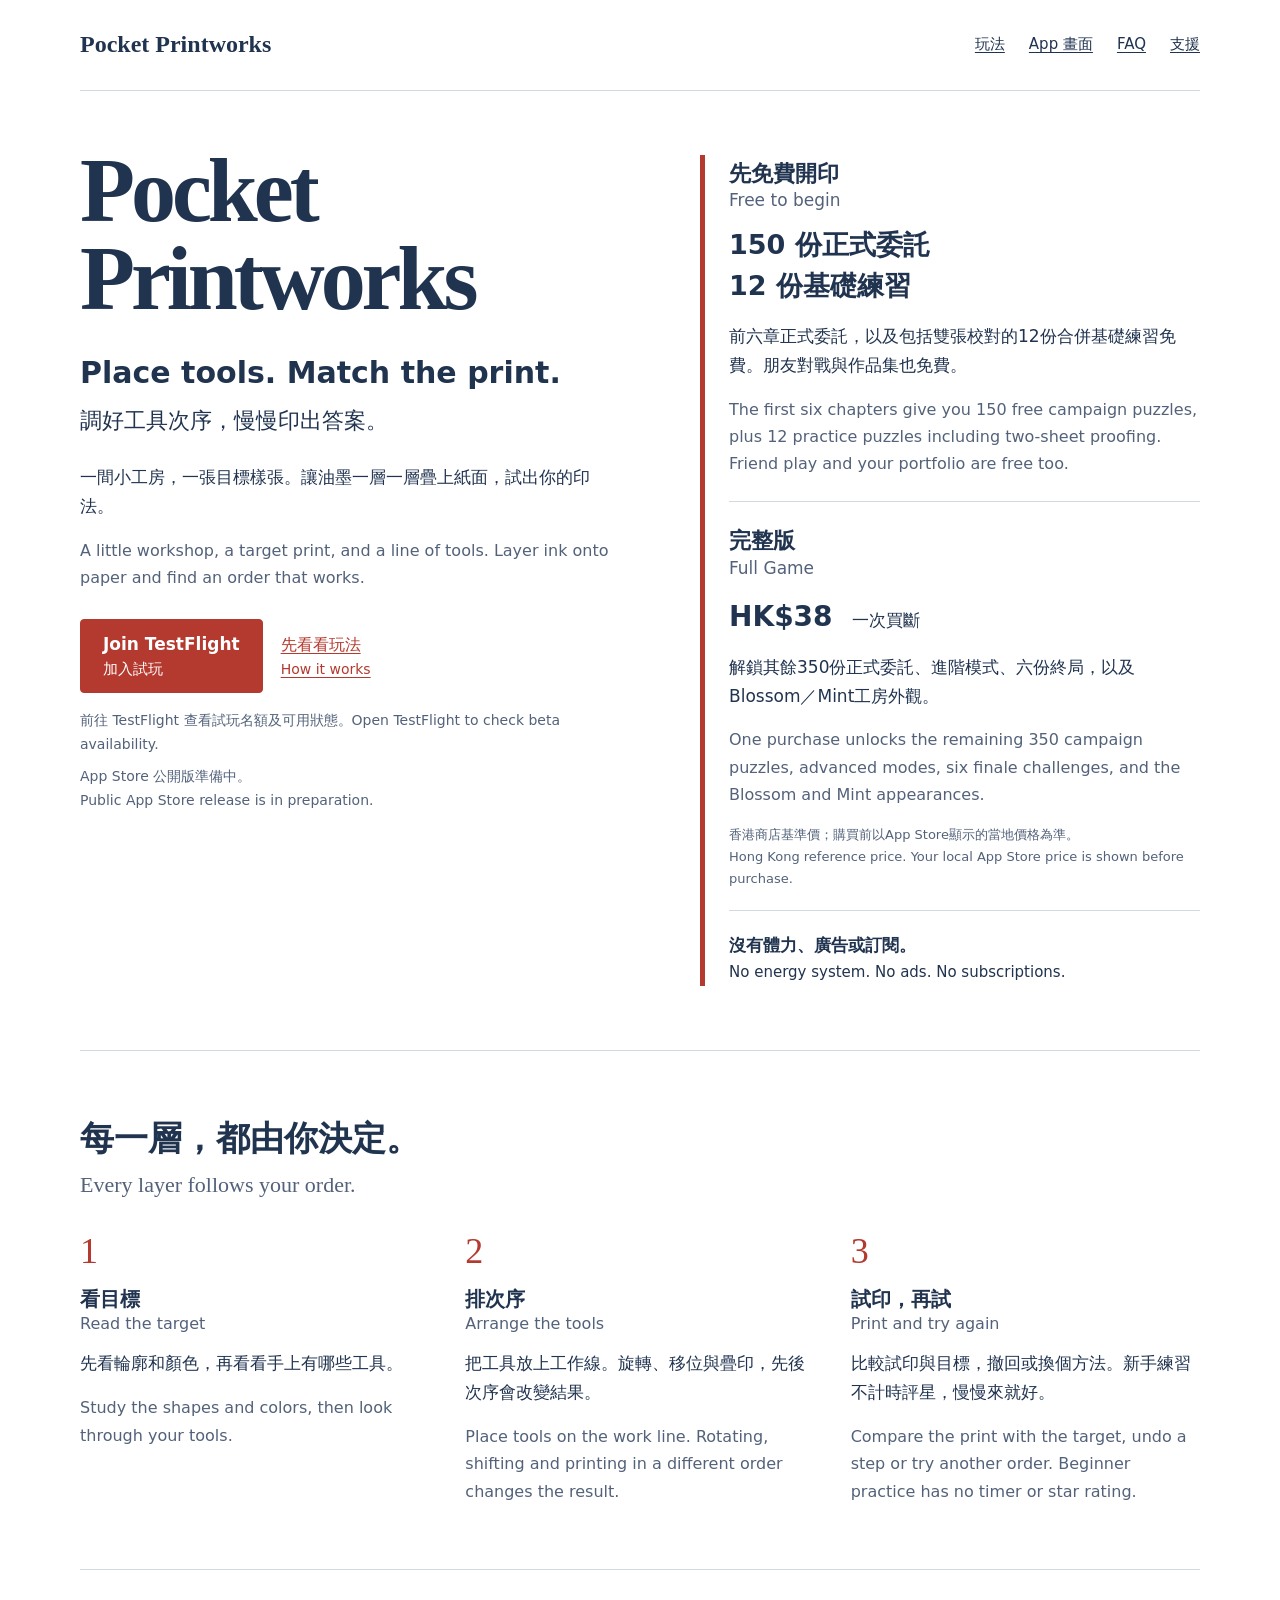
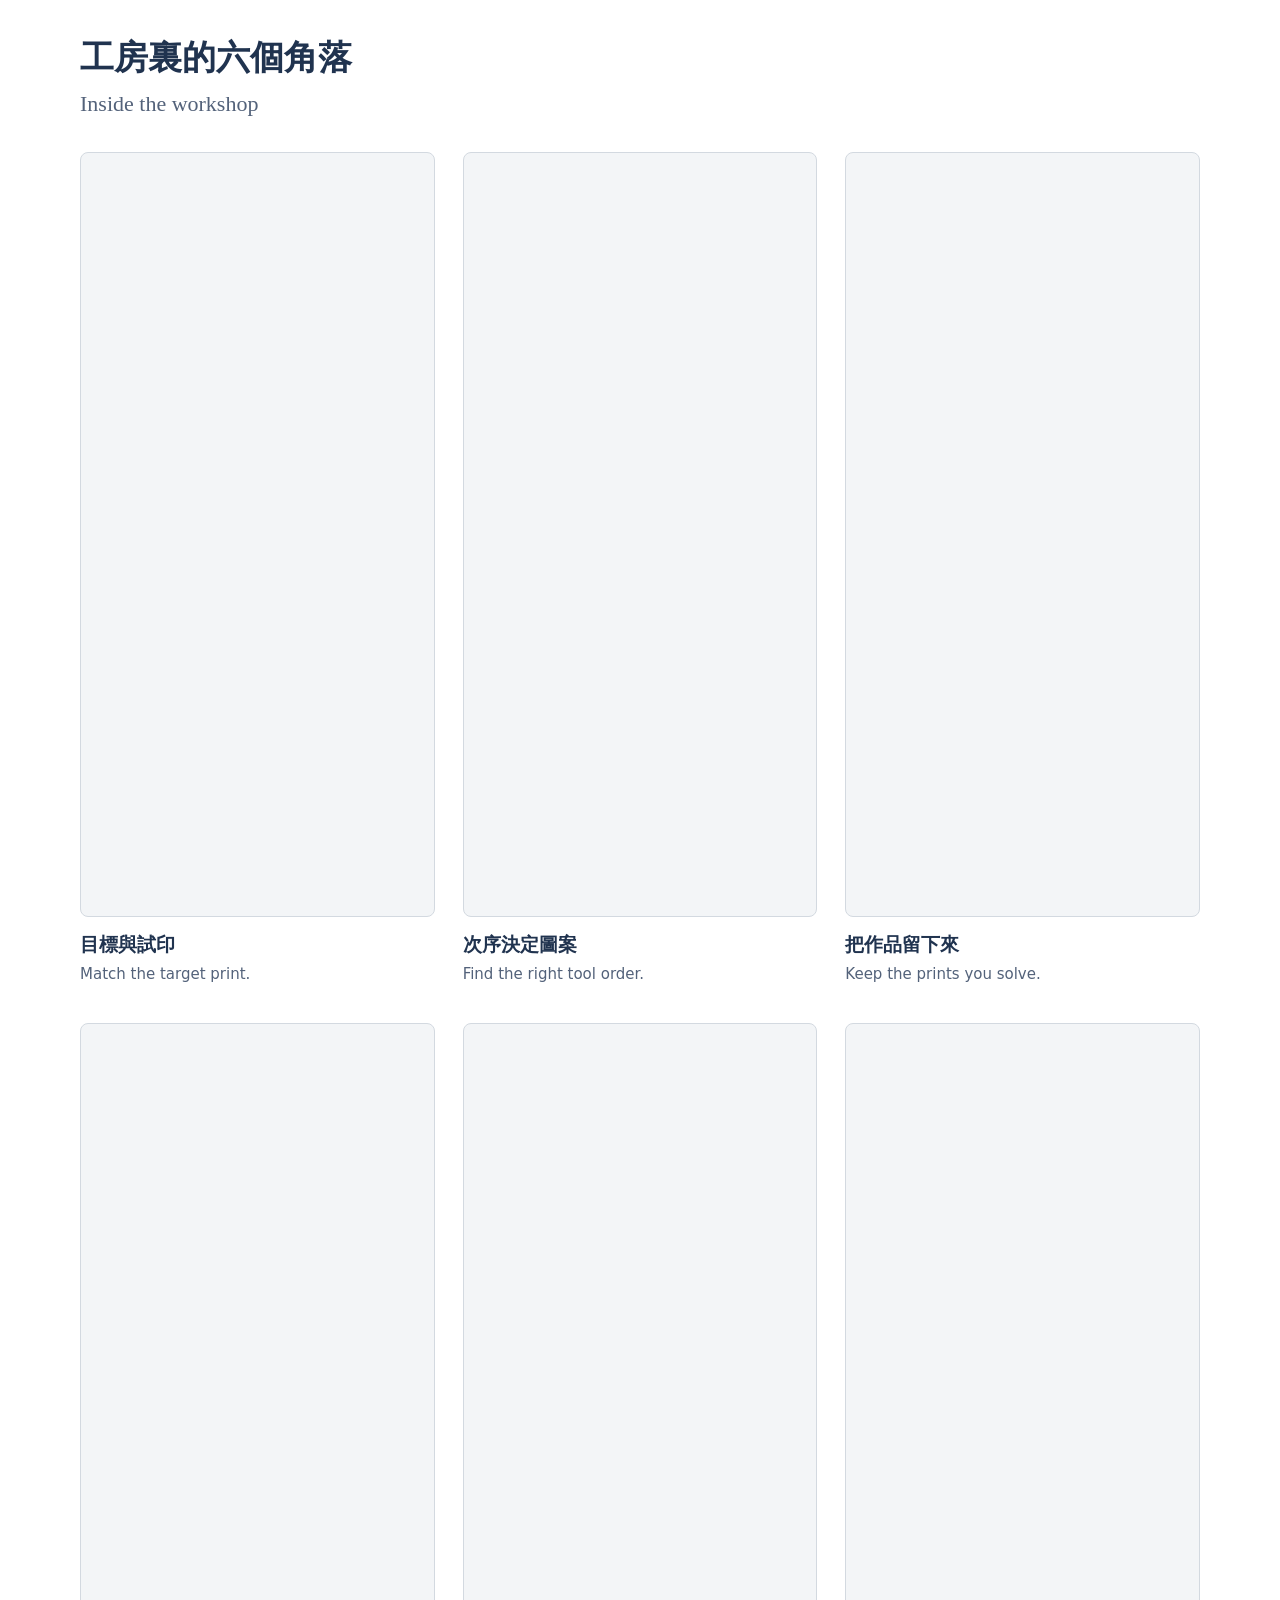
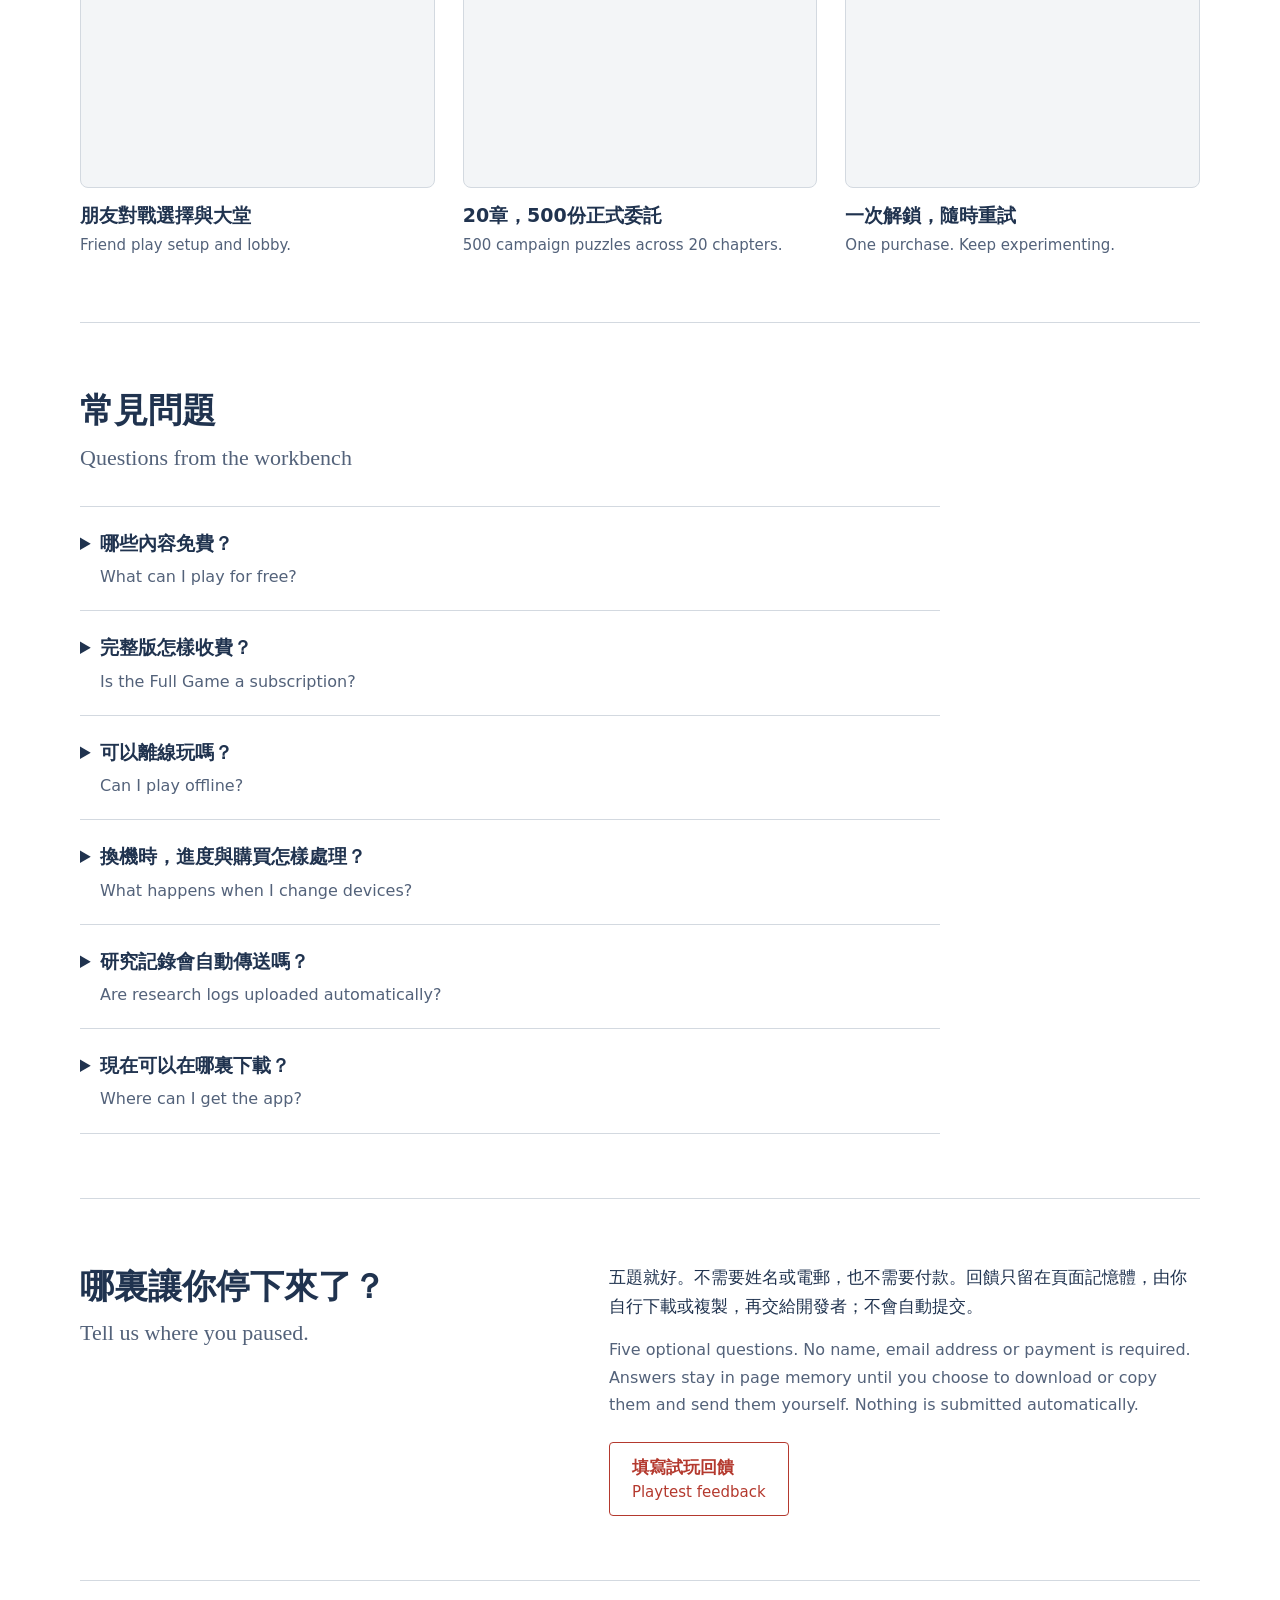
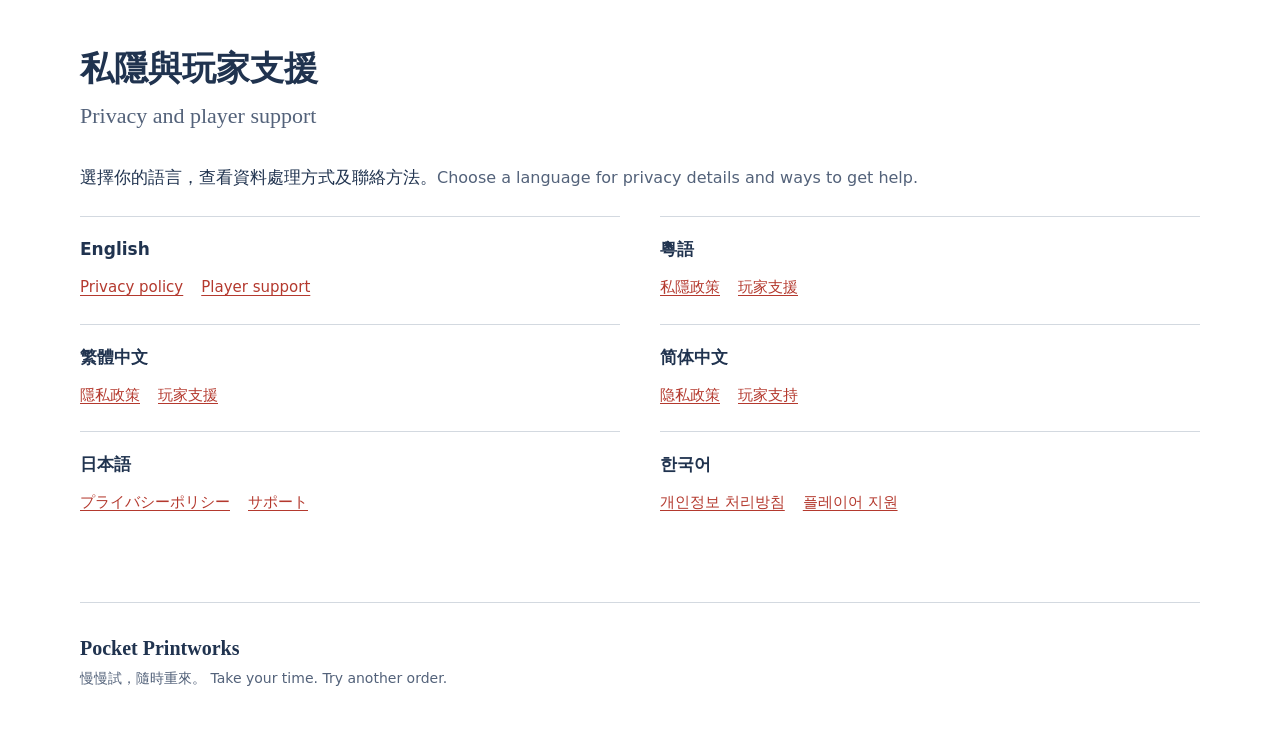
<file: index.html>
<!doctype html>
<html lang="zh-Hant">
<head>
  <meta charset="utf-8">
  <meta name="viewport" content="width=device-width, initial-scale=1">
  <meta name="description" content="Pocket Printworks 是逐層疊印的邏輯解謎遊戲。150份正式委託及12份基礎練習免費，完整版一次解鎖。A printing puzzle workshop. Start with 150 free campaign puzzles and 12 practice puzzles.">
  <meta name="referrer" content="no-referrer">
  <meta http-equiv="Content-Security-Policy" content="default-src 'self'; script-src 'self'; style-src 'self'; img-src 'self'; media-src 'self'; connect-src 'self'; font-src 'none'; object-src 'none'; base-uri 'self'; form-action 'none'">
  <title>Pocket Printworks — 印刷解謎工房</title>
  <link rel="stylesheet" href="styles.css">
  <script src="site.js" defer></script>
</head>
<body>
  <a class="skip-link" href="#main">跳至內容 / Skip to content</a>
  <header class="site-header">
    <a class="brand" href="#top" lang="en">Pocket Printworks</a>
    <nav aria-label="主要導覽 / Main navigation">
      <a href="#how">玩法</a>
      <a href="#screens">App 畫面</a>
      <a href="#faq" lang="en">FAQ</a>
      <a href="#support">支援</a>
    </nav>
  </header>

  <main id="main">
    <section class="hero section" id="top" aria-labelledby="hero-title">
      <div class="hero-copy">
        <h1 id="hero-title" lang="en">Pocket <br>Printworks</h1>
        <p class="hero-line" lang="en">Place tools. Match the print.</p>
        <p class="hero-line-zh">調好工具次序，慢慢印出答案。</p>
        <p class="intro">一間小工房，一張目標樣張。讓油墨一層一層疊上紙面，試出你的印法。</p>
        <p class="translation" lang="en">A little workshop, a target print, and a line of tools. Layer ink onto paper and find an order that works.</p>
        <div class="hero-actions">
          <a class="button disabled" id="testflight-link" role="link" aria-disabled="true" tabindex="-1"><span lang="en">Join TestFlight</span><span>加入試玩</span></a>
          <a class="text-link" href="#how">先看看玩法 <span lang="en">How it works</span></a>
        </div>
        <p class="release-status" id="invite-status" role="status">正在載入TestFlight邀請。<span lang="en">Loading the TestFlight invitation.</span></p>
        <p class="release-note">App Store 公開版準備中。<span lang="en">Public App Store release is in preparation.</span></p>
      </div>
      <aside class="edition" aria-label="免費與完整版 / Free and Full Game">
        <div class="edition-free">
          <h2>先免費開印 <span lang="en">Free to begin</span></h2>
          <p class="edition-count">150 份正式委託<br>12 份基礎練習</p>
          <p>前六章正式委託，以及包括雙張校對的12份合併基礎練習免費。朋友對戰與作品集也免費。</p>
          <p class="translation" lang="en">The first six chapters give you 150 free campaign puzzles, plus 12 practice puzzles including two-sheet proofing. Friend play and your portfolio are free too.</p>
        </div>
        <div class="edition-full">
          <h2>完整版 <span lang="en">Full Game</span></h2>
          <p class="price">HK$38 <span>一次買斷</span></p>
          <p>解鎖其餘350份正式委託、進階模式、六份終局，以及Blossom／Mint工房外觀。</p>
          <p class="translation" lang="en">One purchase unlocks the remaining 350 campaign puzzles, advanced modes, six finale challenges, and the Blossom and Mint appearances.</p>
          <p class="price-note">香港商店基準價；購買前以App Store顯示的當地價格為準。<span lang="en">Hong Kong reference price. Your local App Store price is shown before purchase.</span></p>
        </div>
        <p class="no-extras">沒有體力、廣告或訂閱。<span lang="en">No energy system. No ads. No subscriptions.</span></p>
      </aside>
    </section>

    <section class="section" id="how" aria-labelledby="how-title">
      <div class="section-heading">
        <h2 id="how-title">每一層，都由你決定。</h2>
        <p lang="en">Every layer follows your order.</p>
      </div>
      <ol class="steps">
        <li><h3>看目標 <span lang="en">Read the target</span></h3><p>先看輪廓和顏色，再看看手上有哪些工具。</p><p class="translation" lang="en">Study the shapes and colors, then look through your tools.</p></li>
        <li><h3>排次序 <span lang="en">Arrange the tools</span></h3><p>把工具放上工作線。旋轉、移位與疊印，先後次序會改變結果。</p><p class="translation" lang="en">Place tools on the work line. Rotating, shifting and printing in a different order changes the result.</p></li>
        <li><h3>試印，再試 <span lang="en">Print and try again</span></h3><p>比較試印與目標，撤回或換個方法。新手練習不計時評星，慢慢來就好。</p><p class="translation" lang="en">Compare the print with the target, undo a step or try another order. Beginner practice has no timer or star rating.</p></li>
      </ol>
    </section>

    <section class="section" id="screens" aria-labelledby="screens-title">
      <div class="section-heading">
        <h2 id="screens-title">工房裏的六個角落</h2>
        <p lang="en">Inside the workshop</p>
      </div>
      <p class="media-note" id="screens-note">真實App截圖整理中。<span lang="en">Actual app screenshots are being prepared.</span></p>
      <div class="screens-grid">
        <article class="screen-card">
          <a class="image-frame" hidden aria-label="放大工作台截圖 / View workbench screenshot" target="_blank" rel="noopener noreferrer"><img data-src="assets/01-workbench.png" alt="Pocket Printworks工作台上的目標樣張與試印" decoding="async"></a>
          <h3>目標與試印</h3><p lang="en">Match the target print.</p>
        </article>
        <article class="screen-card">
          <a class="image-frame" hidden aria-label="放大工具次序截圖 / View workflow screenshot" target="_blank" rel="noopener noreferrer"><img data-src="assets/02-workflow.png" alt="Pocket Printworks工具架與工作線" decoding="async"></a>
          <h3>次序決定圖案</h3><p lang="en">Find the right tool order.</p>
        </article>
        <article class="screen-card">
          <a class="image-frame" hidden aria-label="放大作品集截圖 / View portfolio screenshot" target="_blank" rel="noopener noreferrer"><img data-src="assets/03-portfolio.png" alt="Pocket Printworks已完成作品的作品集" decoding="async"></a>
          <h3>把作品留下來</h3><p lang="en">Keep the prints you solve.</p>
        </article>
        <article class="screen-card">
          <a class="image-frame" hidden aria-label="放大朋友對戰選擇或大堂截圖 / View friend play setup or lobby" target="_blank" rel="noopener noreferrer"><img data-src="assets/04-friends.png" alt="Pocket Printworks朋友對戰的選擇或大堂畫面" decoding="async"></a>
          <h3>朋友對戰選擇與大堂</h3><p lang="en">Friend play setup and lobby.</p>
        </article>
        <article class="screen-card">
          <a class="image-frame" hidden aria-label="放大章節截圖 / View chapters screenshot" target="_blank" rel="noopener noreferrer"><img data-src="assets/05-chapters.png" alt="Pocket Printworks章節與委託列表" decoding="async"></a>
          <h3>20章，500份正式委託</h3><p lang="en">500 campaign puzzles across 20 chapters.</p>
        </article>
        <article class="screen-card">
          <a class="image-frame" hidden aria-label="放大完整版截圖 / View Full Game screenshot" target="_blank" rel="noopener noreferrer"><img data-src="assets/06-unlock.png" alt="Pocket Printworks完整版解鎖範圍與當地價格" decoding="async"></a>
          <h3>一次解鎖，隨時重試</h3><p lang="en">One purchase. Keep experimenting.</p>
        </article>
      </div>
    </section>

    <section class="section preview" id="preview-section" hidden aria-labelledby="preview-title">
      <div class="section-heading"><h2 id="preview-title">看一張紙變成作品</h2><p lang="en">A print in motion</p></div>
      <video id="preview-video" controls playsinline preload="metadata" data-src="assets/preview.mp4" aria-label="Pocket Printworks實際操作預覽 / Actual gameplay preview"></video>
    </section>

    <section class="section" id="faq" aria-labelledby="faq-title">
      <div class="section-heading"><h2 id="faq-title">常見問題</h2><p lang="en">Questions from the workbench</p></div>
      <div class="faq-list">
        <details><summary>哪些內容免費？ <span lang="en">What can I play for free?</span></summary><div><p>前六章150份正式委託、12份基礎練習（包括雙張校對）、朋友對戰及作品集免費。12份練習沒有算進150份正式委託。</p><p class="translation" lang="en">The first 150 campaign puzzles, 12 practice puzzles including two-sheet proofing, friend play and the portfolio are free. The 12 practice puzzles are additional to the 150 campaign puzzles.</p></div></details>
        <details><summary>完整版怎樣收費？ <span lang="en">Is the Full Game a subscription?</span></summary><div><p>完整版是非消耗型一次購買，不是訂閱。香港商店基準價HK$38，當地價格會在購買前顯示。它解鎖其餘350份正式委託、進階模式、六份終局及Blossom／Mint外觀。沒有廣告或體力，重新挑戰與重玩不另收費。</p><p class="translation" lang="en">Full Game is a non-consumable one-time purchase. The Hong Kong reference price is HK$38; the purchase page shows your local price. It unlocks the remaining 350 campaign puzzles, advanced modes, six finale challenges, and Blossom and Mint appearances. No ads, no energy system, and no extra charge for replaying.</p></div></details>
        <details><summary>可以離線玩嗎？ <span lang="en">Can I play offline?</span></summary><div><p>單人解謎可離線遊玩。下載、購買／恢復、iCloud同步及網上朋友對戰需要連接相應服務；網上對戰使用Game Center。</p><p class="translation" lang="en">Single-player puzzles work offline. Downloading, purchases and restoration, iCloud sync, and online friend play need their respective online services. Online friend play uses Game Center.</p></div></details>
        <details><summary>換機時，進度與購買怎樣處理？ <span lang="en">What happens when I change devices?</span></summary><div><p>進度保存在裝置，可手動備份。iCloud同步預設關閉；只有你開啟後，才會將已完成委託、作品、收藏印法、自製謎題及星數存入私人iCloud Drive的App容器並合併。未完成工作線、裝置設定、購買權限及研究記錄不隨此同步。以相同Apple帳戶恢復購買，是另一個步驟。</p><p class="translation" lang="en">Progress stays on your device and can be backed up manually. iCloud sync is off by default. If you enable it, completed orders, prints, saved print methods, custom puzzles and stars are stored and merged in the app's private iCloud Drive container. Unfinished work lines, device settings, purchase entitlements and research logs are not synced. Restoring purchases with the same Apple account is a separate step.</p></div></details>
        <details><summary>研究記錄會自動傳送嗎？ <span lang="en">Are research logs uploaded automatically?</span></summary><div><p>App內的試玩研究記錄預設關閉，只有你開啟後才記錄。記錄只留在本機，上限1000項，開啟App時清理超過30日的記錄；不自動上傳、不同步至iCloud，也不包含在遊戲備份。你可關閉、清除或手動匯出，只有另行選擇分享時，接收者才會取得檔案。</p><p class="translation" lang="en">In-app playtest research logging is off by default and records only after you enable it. Logs stay on the device, with a limit of 1,000 entries; entries older than 30 days are removed when you open the app. Logs are not automatically uploaded, synced to iCloud or included in game backups. You can turn logging off, clear it or export it manually. A recipient gets the file only if you separately choose to share it.</p></div></details>
        <details><summary>現在可以在哪裏下載？ <span lang="en">Where can I get the app?</span></summary><div><p>App Store公開版仍在準備中。本頁讀到已確認的公開TestFlight邀請後，才會啟用上方試玩連結。TestFlight是測試版本。</p><p class="translation" lang="en">The public App Store release is still being prepared. The playtest link above becomes available when a confirmed public TestFlight invitation is provided. TestFlight offers a beta version.</p></div></details>
      </div>
    </section>

    <section class="section feedback" id="feedback" aria-labelledby="feedback-title">
      <div><h2 id="feedback-title">哪裏讓你停下來了？</h2><p lang="en">Tell us where you paused.</p></div>
      <div><p>五題就好。不需要姓名或電郵，也不需要付款。回饋只留在頁面記憶體，由你自行下載或複製，再交給開發者；不會自動提交。</p><p class="translation" lang="en">Five optional questions. No name, email address or payment is required. Answers stay in page memory until you choose to download or copy them and send them yourself. Nothing is submitted automatically.</p><a class="button outline" href="native/feedback.html">填寫試玩回饋 <span lang="en">Playtest feedback</span></a></div>
    </section>

    <section class="section" id="support" aria-labelledby="support-title">
      <div class="section-heading"><h2 id="support-title">私隱與玩家支援</h2><p lang="en">Privacy and player support</p></div>
      <p>選擇你的語言，查看資料處理方式及聯絡方法。<span class="translation" lang="en">Choose a language for privacy details and ways to get help.</span></p>
      <ul class="language-links">
        <li lang="en"><strong>English</strong><a href="native/privacy-en.html">Privacy policy</a><a href="native/support-en.html">Player support</a></li>
        <li lang="yue"><strong>粵語</strong><a href="native/privacy-yue.html">私隱政策</a><a href="native/support-yue.html">玩家支援</a></li>
        <li lang="zh-TW"><strong>繁體中文</strong><a href="native/privacy-zh-TW.html">隱私政策</a><a href="native/support-zh-TW.html">玩家支援</a></li>
        <li lang="zh-CN"><strong>简体中文</strong><a href="native/privacy-zh-CN.html">隐私政策</a><a href="native/support-zh-CN.html">玩家支持</a></li>
        <li lang="ja"><strong>日本語</strong><a href="native/privacy-ja.html">プライバシーポリシー</a><a href="native/support-ja.html">サポート</a></li>
        <li lang="ko"><strong>한국어</strong><a href="native/privacy-ko.html">개인정보 처리방침</a><a href="native/support-ko.html">플레이어 지원</a></li>
      </ul>
    </section>
  </main>
  <footer class="site-footer"><p lang="en">Pocket Printworks</p><p>慢慢試，隨時重來。 <span lang="en">Take your time. Try another order.</span></p></footer>
</body>
</html>
</file>
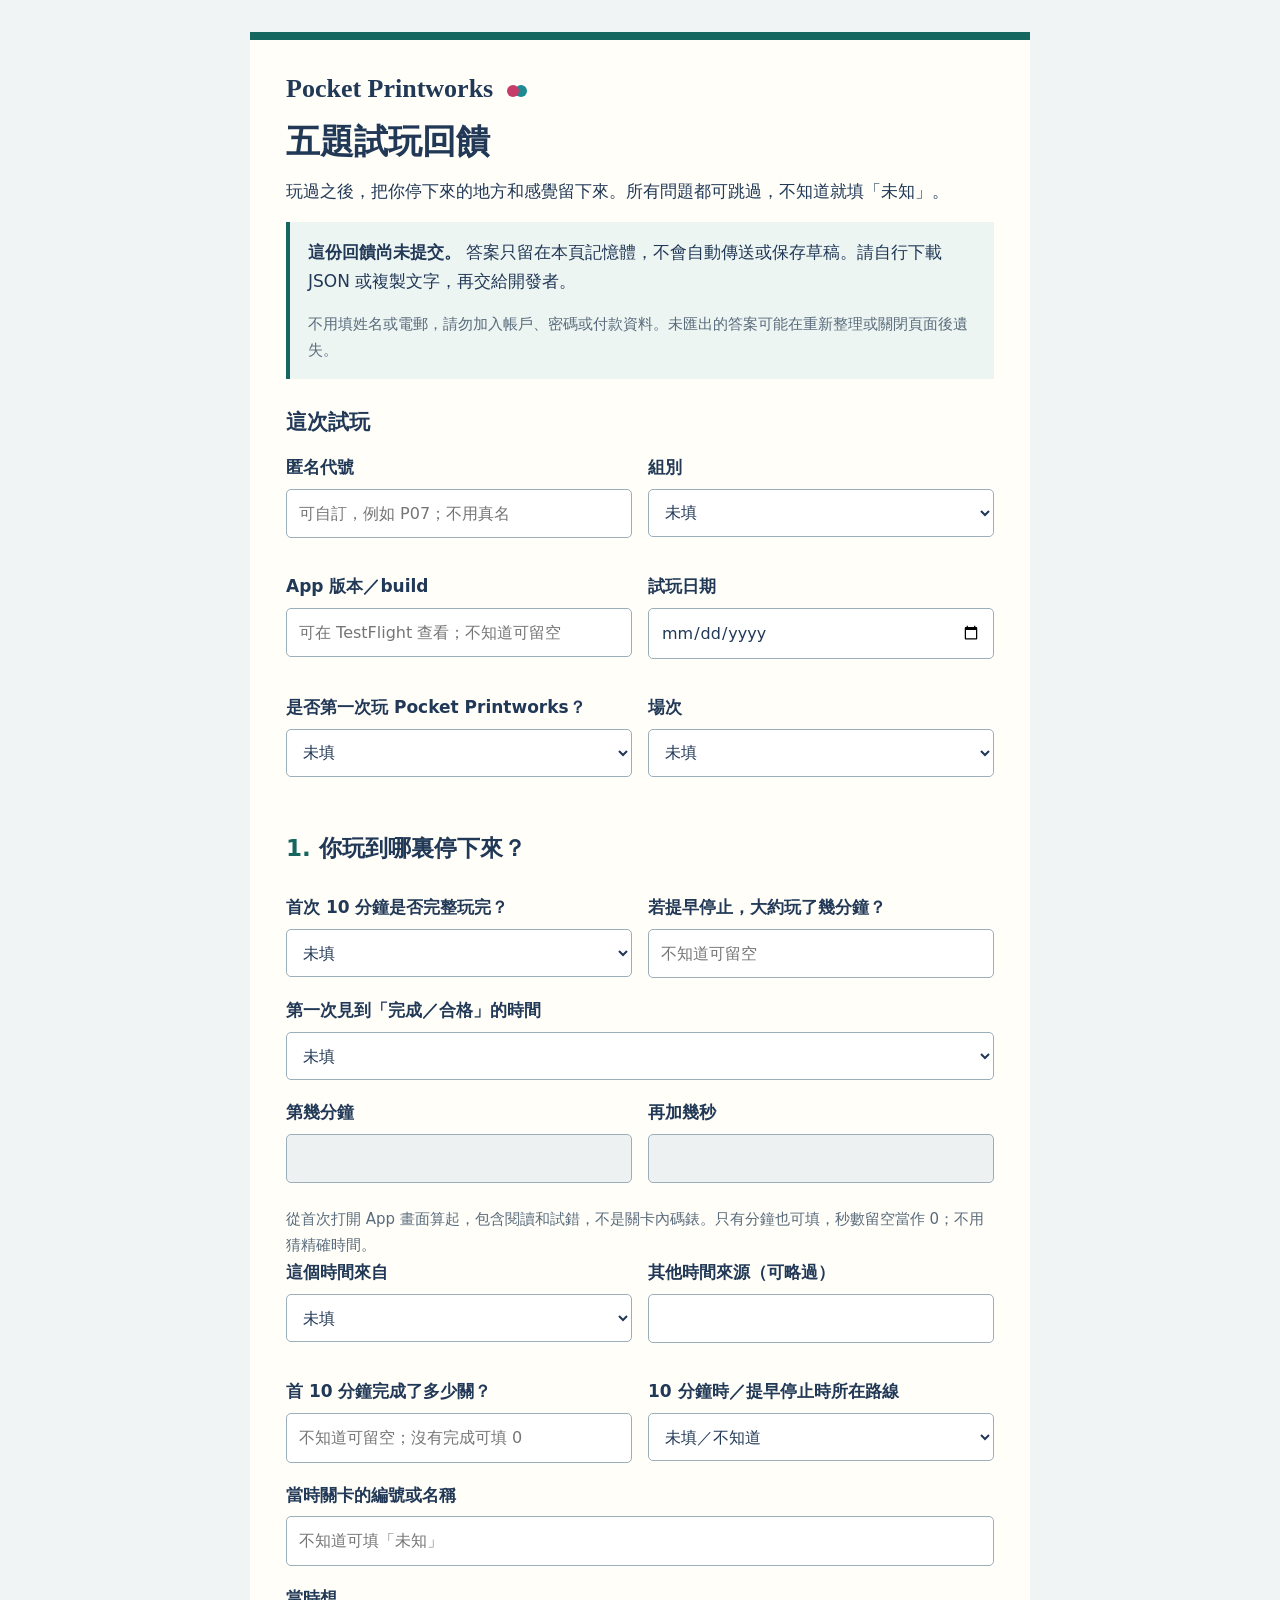
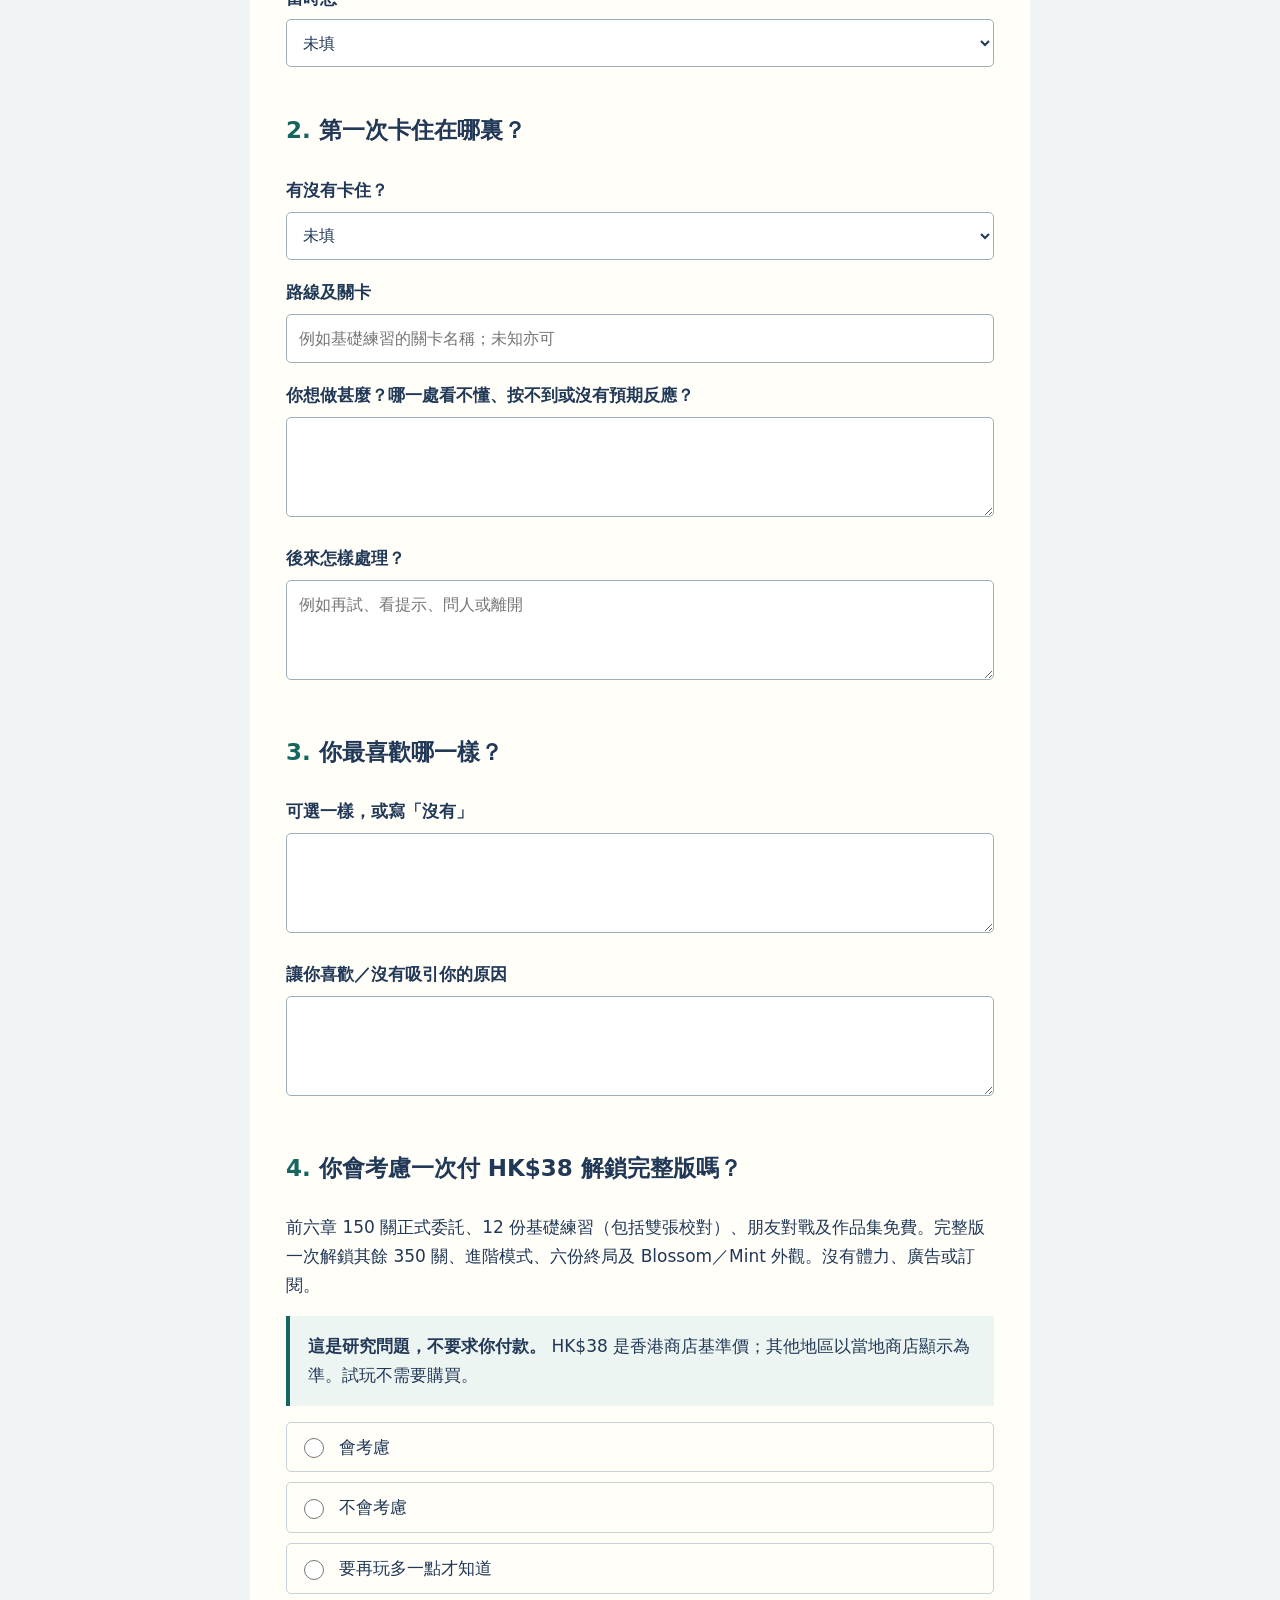
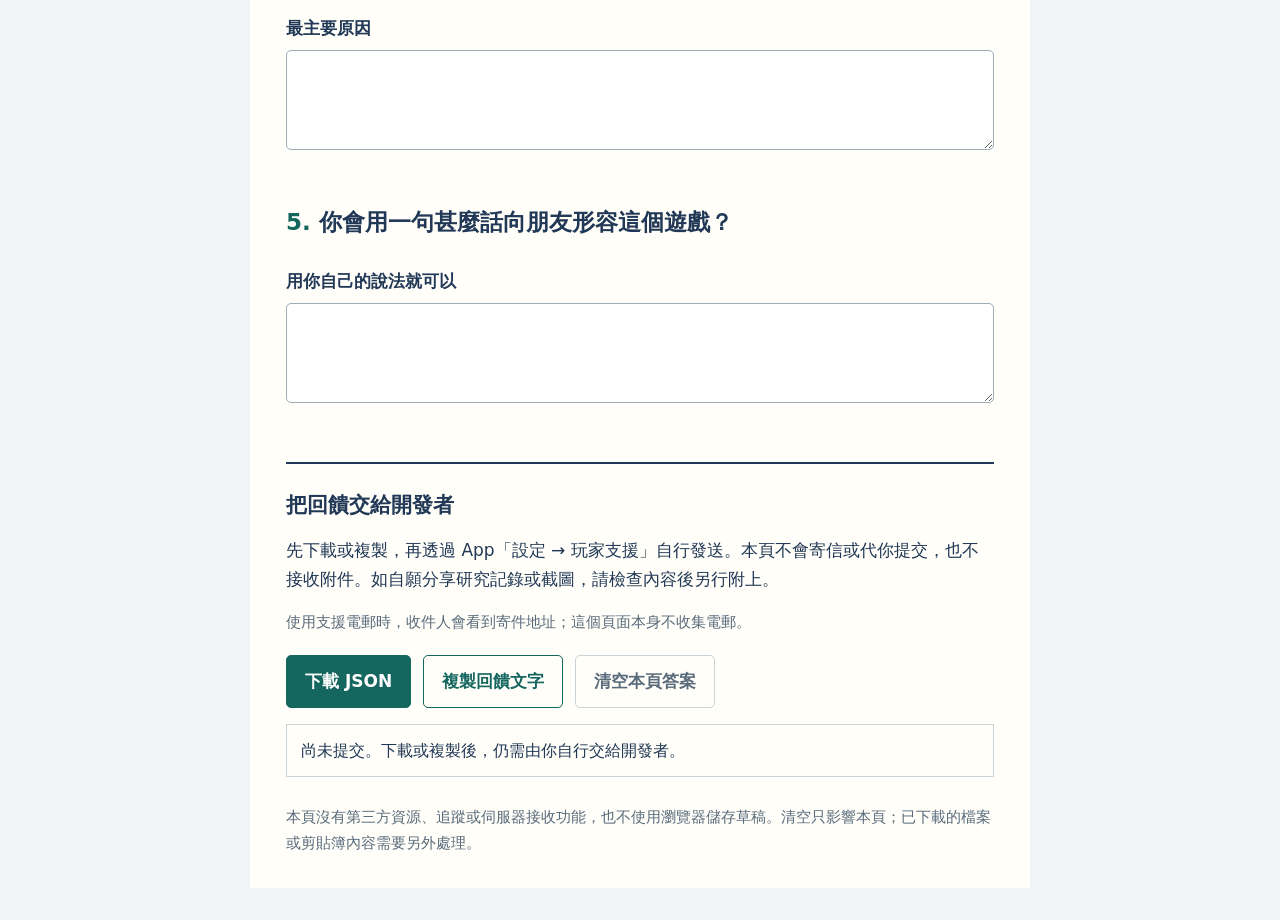
<file: native/feedback.html>
<!doctype html>
<html lang="zh-Hant">
<head>
  <meta charset="utf-8">
  <meta name="viewport" content="width=device-width, initial-scale=1">
  <meta name="referrer" content="no-referrer">
  <meta http-equiv="Content-Security-Policy" content="default-src 'none'; script-src 'unsafe-inline'; style-src 'unsafe-inline'; connect-src 'none'; form-action 'none'; base-uri 'none'; object-src 'none'">
  <title>五題試玩回饋 · Pocket Printworks</title>
  <style>
    :root { color-scheme: light; --paper: #fffef9; --ink: #213856; --muted: #596b7b; --rule: #c9d2d7; --teal: #14665f; --pink: #c53c6a; --wash: #edf5f3; }
    * { box-sizing: border-box; }
    body { margin: 0; background: #f1f4f5; color: var(--ink); font: 17px/1.7 "PingFang TC", "Microsoft JhengHei", system-ui, sans-serif; }
    main { max-width: 780px; margin: 32px auto; padding: 32px 36px; background: var(--paper); border-top: 8px solid var(--teal); }
    .brand { margin: 0 0 12px; font: 700 26px/1.3 Georgia, "Times New Roman", serif; }
    .brand::after { content: ""; display: inline-block; width: 12px; height: 12px; margin-left: 14px; border-radius: 50%; background: var(--pink); box-shadow: 8px 0 0 #1f8a91; vertical-align: middle; }
    h1 { margin: 0 0 12px; font-size: clamp(26px, 5vw, 34px); line-height: 1.4; }
    h2 { margin: 0 0 12px; font-size: 21px; }
    p { margin: 0 0 16px; }
    .muted, .hint { color: var(--muted); }
    .hint { margin: 6px 0 0; font-size: 15px; }
    .notice { padding: 16px 18px; background: var(--wash); border-left: 4px solid var(--teal); }
    .notice p:last-child { margin: 0; }
    .context { padding: 26px 0 8px; }
    .grid { display: grid; grid-template-columns: repeat(2, minmax(0, 1fr)); gap: 16px; }
    .field { display: block; margin-bottom: 18px; }
    .field > span, .group-label { display: block; margin-bottom: 7px; font-weight: 650; }
    input, select, textarea, button { font: inherit; }
    input:not([type="radio"]), select, textarea { width: 100%; min-height: 48px; padding: 10px 12px; border: 1px solid #9baeb9; border-radius: 5px; background: #fff; color: var(--ink); font-size: 16px; }
    textarea { min-height: 100px; resize: vertical; }
    input:disabled { background: #eef1f2; color: var(--muted); }
    :focus-visible { outline: 3px solid #167d8d; outline-offset: 3px; }
    fieldset { min-width: 0; margin: 28px 0 0; padding: 24px 0 0; border: 0; border-top: 1px solid var(--rule); }
    legend { width: 100%; padding: 0 0 4px; font-size: 23px; font-weight: 750; line-height: 1.5; }
    .number { display: inline-block; margin-right: 8px; color: var(--teal); }
    .choices { display: grid; gap: 10px; margin: 14px 0 20px; }
    .choice { display: flex; align-items: center; gap: 12px; min-height: 48px; padding: 10px 12px; border: 1px solid var(--rule); border-radius: 5px; cursor: pointer; }
    input[type="radio"] { width: 20px; height: 20px; flex: 0 0 20px; accent-color: var(--teal); }
    .time { display: grid; grid-template-columns: repeat(2, minmax(0, 1fr)); gap: 16px; }
    .actions { margin-top: 32px; padding-top: 24px; border-top: 2px solid var(--ink); }
    .buttons { display: flex; flex-wrap: wrap; gap: 12px; margin: 20px 0 16px; }
    button { min-height: 48px; padding: 11px 18px; border: 1px solid var(--teal); border-radius: 5px; background: var(--teal); color: #fff; font-weight: 650; cursor: pointer; }
    button.secondary { background: transparent; color: var(--teal); }
    button.clear { border-color: var(--rule); background: transparent; color: var(--muted); }
    button:disabled { opacity: .55; cursor: default; }
    #status { padding: 12px 14px; border: 1px solid var(--rule); font-size: 16px; }
    #manual-copy { margin-top: 20px; }
    #copy-text { min-height: 240px; }
    footer { margin-top: 28px; color: var(--muted); font-size: 15px; }
    [hidden] { display: none !important; }
    @media (max-width: 600px) { main { margin: 0; padding: 24px 20px; } .grid { grid-template-columns: 1fr; gap: 0; } .buttons { flex-direction: column; } button { width: 100%; } legend { font-size: 21px; } }
  </style>
</head>
<body>
<main>
  <header>
    <p class="brand">Pocket Printworks</p>
    <h1 id="form-title">五題試玩回饋</h1>
    <p>玩過之後，把你停下來的地方和感覺留下來。所有問題都可跳過，不知道就填「未知」。</p>
    <div class="notice">
      <p><strong>這份回饋尚未提交。</strong> 答案只留在本頁記憶體，不會自動傳送或保存草稿。請自行下載 JSON 或複製文字，再交給開發者。</p>
      <p class="hint">不用填姓名或電郵，請勿加入帳戶、密碼或付款資料。未匯出的答案可能在重新整理或關閉頁面後遺失。</p>
    </div>
  </header>

  <!-- No native form element: pressing Enter cannot send answers or put them in a URL. -->
  <div id="feedback-fields" role="form" aria-labelledby="form-title">
    <section class="context" aria-labelledby="context-title">
      <h2 id="context-title">這次試玩</h2>
      <div class="grid">
        <label class="field" for="participant-code"><span>匿名代號</span><input id="participant-code" type="text" maxlength="40" autocomplete="off" placeholder="可自訂，例如 P07；不用真名"></label>
        <label class="field" for="cohort"><span>組別</span><select id="cohort"><option value="">未填</option><option value="casual">休閒玩家</option><option value="puzzle">解謎玩家</option></select></label>
        <label class="field" for="app-build"><span>App 版本／build</span><input id="app-build" type="text" maxlength="60" autocomplete="off" placeholder="可在 TestFlight 查看；不知道可留空"></label>
        <label class="field" for="session-date"><span>試玩日期</span><input id="session-date" type="date" autocomplete="off"></label>
        <label class="field" for="first-time"><span>是否第一次玩 Pocket Printworks？</span><select id="first-time"><option value="">未填</option><option value="yes">是</option><option value="no">否</option><option value="unknown">不確定</option></select></label>
        <label class="field" for="session-kind"><span>場次</span><select id="session-kind"><option value="">未填</option><option value="self10">自行試玩 10 分鐘</option><option value="observed20">主持人觀察 20 分鐘</option></select></label>
      </div>
    </section>

    <fieldset>
      <legend><span class="number">1.</span>你玩到哪裏停下來？</legend>
      <div class="grid">
        <label class="field" for="full-ten"><span>首次 10 分鐘是否完整玩完？</span><select id="full-ten"><option value="">未填</option><option value="yes">是</option><option value="no">提早停止</option><option value="unknown">不確定</option></select></label>
        <label class="field" for="stop-minutes"><span>若提早停止，大約玩了幾分鐘？</span><input id="stop-minutes" type="number" min="0" max="10" step="0.5" inputmode="decimal" autocomplete="off" placeholder="不知道可留空"></label>
      </div>
      <label class="field" for="success-status"><span>第一次見到「完成／合格」的時間</span><select id="success-status"><option value="">未填</option><option value="time_known">記得大約時間</option><option value="unknown">不知道</option><option value="not_yet">尚未成功</option></select></label>
      <div class="time">
        <label class="field" for="success-minutes"><span>第幾分鐘</span><input id="success-minutes" type="number" min="0" step="1" inputmode="numeric" autocomplete="off" disabled></label>
        <label class="field" for="success-seconds"><span>再加幾秒</span><input id="success-seconds" type="number" min="0" max="59" step="1" inputmode="numeric" autocomplete="off" disabled></label>
      </div>
      <p class="hint">從首次打開 App 畫面算起，包含閱讀和試錯，不是關卡內碼錶。只有分鐘也可填，秒數留空當作 0；不用猜精確時間。</p>
      <div class="grid">
        <label class="field" for="time-source"><span>這個時間來自</span><select id="time-source"><option value="">未填</option><option value="participant_estimate">自己估計</option><option value="observer">主持人計時</option><option value="other">其他</option></select></label>
        <label class="field" for="time-source-note"><span>其他時間來源（可略過）</span><input id="time-source-note" type="text" maxlength="200" autocomplete="off"></label>
        <label class="field" for="completion-count"><span>首 10 分鐘完成了多少關？</span><input id="completion-count" type="number" min="0" step="1" inputmode="numeric" autocomplete="off" placeholder="不知道可留空；沒有完成可填 0"></label>
        <label class="field" for="stopped-route"><span>10 分鐘時／提早停止時所在路線</span><select id="stopped-route"><option value="">未填／不知道</option><option value="practice">基礎練習</option><option value="campaign">正式委託</option><option value="other">其他</option></select></label>
      </div>
      <label class="field" for="stopped-job"><span>當時關卡的編號或名稱</span><input id="stopped-job" type="text" maxlength="160" autocomplete="off" placeholder="不知道可填「未知」"></label>
      <label class="field" for="continue-intent"><span>當時想</span><select id="continue-intent"><option value="">未填</option><option value="continue">繼續玩</option><option value="later">休息後再玩</option><option value="stop">暫時不想再玩</option><option value="unsure">不確定</option></select></label>
    </fieldset>

    <fieldset>
      <legend><span class="number">2.</span>第一次卡住在哪裏？</legend>
      <label class="field" for="stuck-status"><span>有沒有卡住？</span><select id="stuck-status"><option value="">未填</option><option value="none_reported">沒有卡住</option><option value="stuck">有卡住</option><option value="unknown">記不起</option></select></label>
      <label class="field" for="stuck-job"><span>路線及關卡</span><input id="stuck-job" type="text" maxlength="160" autocomplete="off" placeholder="例如基礎練習的關卡名稱；未知亦可"></label>
      <label class="field" for="stuck-reason"><span>你想做甚麼？哪一處看不懂、按不到或沒有預期反應？</span><textarea id="stuck-reason" maxlength="2000" autocomplete="off"></textarea></label>
      <label class="field" for="stuck-action"><span>後來怎樣處理？</span><textarea id="stuck-action" maxlength="1000" autocomplete="off" placeholder="例如再試、看提示、問人或離開"></textarea></label>
    </fieldset>

    <fieldset>
      <legend><span class="number">3.</span>你最喜歡哪一樣？</legend>
      <label class="field" for="favourite"><span>可選一樣，或寫「沒有」</span><textarea id="favourite" maxlength="1000" autocomplete="off"></textarea></label>
      <label class="field" for="favourite-reason"><span>讓你喜歡／沒有吸引你的原因</span><textarea id="favourite-reason" maxlength="2000" autocomplete="off"></textarea></label>
    </fieldset>

    <fieldset>
      <legend><span class="number">4.</span>你會考慮一次付 HK$38 解鎖完整版嗎？</legend>
      <p>前六章 150 關正式委託、12 份基礎練習（包括雙張校對）、朋友對戰及作品集免費。完整版一次解鎖其餘 350 關、進階模式、六份終局及 Blossom／Mint 外觀。沒有體力、廣告或訂閱。</p>
      <p class="notice"><strong>這是研究問題，不要求你付款。</strong> HK$38 是香港商店基準價；其他地區以當地商店顯示為準。試玩不需要購買。</p>
      <div class="choices" role="radiogroup" aria-label="是否考慮一次購買完整版">
        <label class="choice"><input type="radio" name="price-intent" value="consider"><span>會考慮</span></label>
        <label class="choice"><input type="radio" name="price-intent" value="decline"><span>不會考慮</span></label>
        <label class="choice"><input type="radio" name="price-intent" value="need_more_play"><span>要再玩多一點才知道</span></label>
      </div>
      <label class="field" for="price-reason"><span>最主要原因</span><textarea id="price-reason" maxlength="2000" autocomplete="off"></textarea></label>
    </fieldset>

    <fieldset>
      <legend><span class="number">5.</span>你會用一句甚麼話向朋友形容這個遊戲？</legend>
      <label class="field" for="description"><span>用你自己的說法就可以</span><textarea id="description" maxlength="2000" autocomplete="off"></textarea></label>
    </fieldset>
  </div>

  <section class="actions" aria-labelledby="export-title">
    <h2 id="export-title">把回饋交給開發者</h2>
    <p>先下載或複製，再透過 App「設定 → 玩家支援」自行發送。本頁不會寄信或代你提交，也不接收附件。如自願分享研究記錄或截圖，請檢查內容後另行附上。</p>
    <p class="hint">使用支援電郵時，收件人會看到寄件地址；這個頁面本身不收集電郵。</p>
    <div class="buttons">
      <button id="download" type="button" disabled>下載 JSON</button>
      <button id="copy" type="button" class="secondary" disabled>複製回饋文字</button>
      <button id="clear" type="button" class="clear" disabled>清空本頁答案</button>
    </div>
    <p id="status" role="status" aria-live="polite">尚未提交。下載或複製後，仍需由你自行交給開發者。</p>
    <div id="manual-copy" hidden>
      <label class="field" for="copy-text"><span>請長按下方文字，全選後複製</span><textarea id="copy-text" readonly aria-describedby="copy-help"></textarea></label>
      <p id="copy-help" class="hint">瀏覽器未能直接寫入剪貼簿，文字仍只顯示在本頁，尚未提交。</p>
    </div>
    <noscript><p class="notice">本頁需要 JavaScript 才能整理及匯出答案。請啟用後使用，或透過 App「玩家支援」自行提供五題回饋。本頁沒有傳送任何內容。</p></noscript>
  </section>
  <footer>本頁沒有第三方資源、追蹤或伺服器接收功能，也不使用瀏覽器儲存草稿。清空只影響本頁；已下載的檔案或剪貼簿內容需要另外處理。</footer>
</main>
<script>
  "use strict";
  const byId = (id) => document.getElementById(id);
  const value = (id) => byId(id).value.trim() || null;
  const numberValue = (id) => value(id) === null ? null : Number(value(id));
  const labelValue = (id) => {
    const control = byId(id);
    return control.tagName === "SELECT" ? control.selectedOptions[0].textContent : value(id) || "未填";
  };
  const setStatus = (message) => { byId("status").textContent = message; };

  function updateTimeInputs() {
    const enabled = value("success-status") === "time_known";
    for (const id of ["success-minutes", "success-seconds"]) {
      byId(id).disabled = !enabled;
      byId(id).setCustomValidity("");
      if (!enabled) byId(id).value = "";
    }
  }

  function validAnswers() {
    byId("success-minutes").setCustomValidity("");
    if (value("success-status") === "time_known" && value("success-minutes") === null && value("success-seconds") === null) {
      byId("success-minutes").setCustomValidity("請填大約時間，或改選「不知道」；不需要猜測。");
    }
    for (const control of document.querySelectorAll("#feedback-fields input, #feedback-fields select, #feedback-fields textarea")) {
      if (!control.reportValidity()) return false;
    }
    return true;
  }

  function collectAnswers() {
    return {
      schema_version: 1,
      app: "Pocket Printworks",
      submission_status: "not_submitted",
      participant: {
        participant_code: value("participant-code"), cohort: value("cohort"), app_version_build: value("app-build"),
        session_date: value("session-date"), first_time_playing: value("first-time"), session_kind: value("session-kind")
      },
      answers: {
        q1: {
          first10_window_complete: value("full-ten"), stopped_after_minutes: numberValue("stop-minutes"),
          first_success_status: value("success-status"),
          first_success_seconds: value("success-status") === "time_known" ? (numberValue("success-minutes") || 0) * 60 + (numberValue("success-seconds") || 0) : null,
          first_success_time_source: value("time-source"), time_source_note: value("time-source-note"),
          first10_completions: numberValue("completion-count"), stopped_route: value("stopped-route"), stopped_job: value("stopped-job"), continue_intent: value("continue-intent")
        },
        q2: { stuck_status: value("stuck-status"), route_and_job: value("stuck-job"), block_reason: value("stuck-reason"), action_taken: value("stuck-action") },
        q3: { favourite: value("favourite"), reason: value("favourite-reason") },
        q4: { reference_price: "HK$38", purchase_required: false, price_intent: document.querySelector('input[name="price-intent"]:checked')?.value || null, price_reason: value("price-reason") },
        q5: { one_sentence_description: value("description") }
      }
    };
  }

  function feedbackText(data) {
    const q = data.answers;
    const priceLabels = { consider: "會考慮", decline: "不會考慮", need_more_play: "要再玩多一點才知道" };
    const time = q.q1.first_success_seconds === null ? labelValue("success-status") : `約 ${Math.floor(q.q1.first_success_seconds / 60)} 分 ${q.q1.first_success_seconds % 60} 秒`;
    return [
      "Pocket Printworks 五題試玩回饋（尚未提交）",
      `匿名代號：${labelValue("participant-code")}；組別：${labelValue("cohort")}`,
      `App 版本／build：${labelValue("app-build")}；試玩日期：${labelValue("session-date")}`,
      `首次玩：${labelValue("first-time")}；場次：${labelValue("session-kind")}`,
      "", "1. 你玩到哪裏停下來？",
      `完整 10 分鐘：${labelValue("full-ten")}；提早停止分鐘：${labelValue("stop-minutes")}`,
      `首次成功：${time}；時間來源：${labelValue("time-source")}；其他來源：${labelValue("time-source-note")}`,
      `首 10 分鐘完成關數：${labelValue("completion-count")}`,
      `停留路線：${labelValue("stopped-route")}；關卡：${labelValue("stopped-job")}；當時想：${labelValue("continue-intent")}`,
      "", "2. 第一次卡住在哪裏？",
      `卡住狀況：${labelValue("stuck-status")}；路線及關卡：${labelValue("stuck-job")}`,
      `情況：${labelValue("stuck-reason")}；後來處理：${labelValue("stuck-action")}`,
      "", "3. 你最喜歡哪一樣？", `${labelValue("favourite")}`, `原因：${labelValue("favourite-reason")}`,
      "", "4. 會考慮一次付 HK$38 解鎖完整版嗎？（研究問題，不要求付款）",
      priceLabels[q.q4.price_intent] || "未填", `原因：${labelValue("price-reason")}`,
      "", "5. 會用一句甚麼話向朋友形容？", `${labelValue("description")}`,
      "", "本頁沒有傳送這份回饋，也沒有包含任何附件。"
    ].join("\n");
  }

  byId("success-status").addEventListener("change", updateTimeInputs);
  for (const id of ["success-minutes", "success-seconds"]) {
    byId(id).addEventListener("input", () => byId("success-minutes").setCustomValidity(""));
  }
  byId("download").addEventListener("click", () => {
    if (!validAnswers()) return;
    const file = new Blob([JSON.stringify(collectAnswers(), null, 2)], { type: "application/json;charset=utf-8" });
    const url = URL.createObjectURL(file);
    const link = document.createElement("a");
    link.href = url;
    link.download = "pocket-printworks-feedback.json";
    document.body.append(link);
    link.click();
    link.remove();
    setTimeout(() => URL.revokeObjectURL(url), 1000);
    setStatus("已建立 JSON 下載，尚未提交。請確認檔案已儲存，再自行交給開發者。");
  });
  byId("copy").addEventListener("click", async () => {
    if (!validAnswers()) return;
    const text = feedbackText(collectAnswers());
    try {
      if (!navigator.clipboard?.writeText) throw new Error("clipboard_unavailable");
      await navigator.clipboard.writeText(text);
      byId("manual-copy").hidden = true;
      byId("copy-text").value = "";
      setStatus("回饋文字已複製，尚未提交。請貼到你選擇的訊息中，自行交給開發者。");
    } catch {
      byId("copy-text").value = text;
      byId("manual-copy").hidden = false;
      byId("copy-text").focus();
      byId("copy-text").select();
      setStatus("瀏覽器未能自動複製。請從下方文字框手動複製；回饋尚未提交。");
    }
  });
  byId("clear").addEventListener("click", () => {
    for (const control of document.querySelectorAll("#feedback-fields input, #feedback-fields select, #feedback-fields textarea")) {
      if (control.type === "radio") control.checked = false;
      else control.value = "";
      control.setCustomValidity("");
    }
    updateTimeInputs();
    byId("copy-text").value = "";
    byId("manual-copy").hidden = true;
    setStatus("本頁答案已清空，尚未提交。已下載檔案或剪貼簿內容不會一併刪除。");
  });
  for (const id of ["download", "copy", "clear"]) byId(id).disabled = false;
</script>
</body>
</html>
</file>
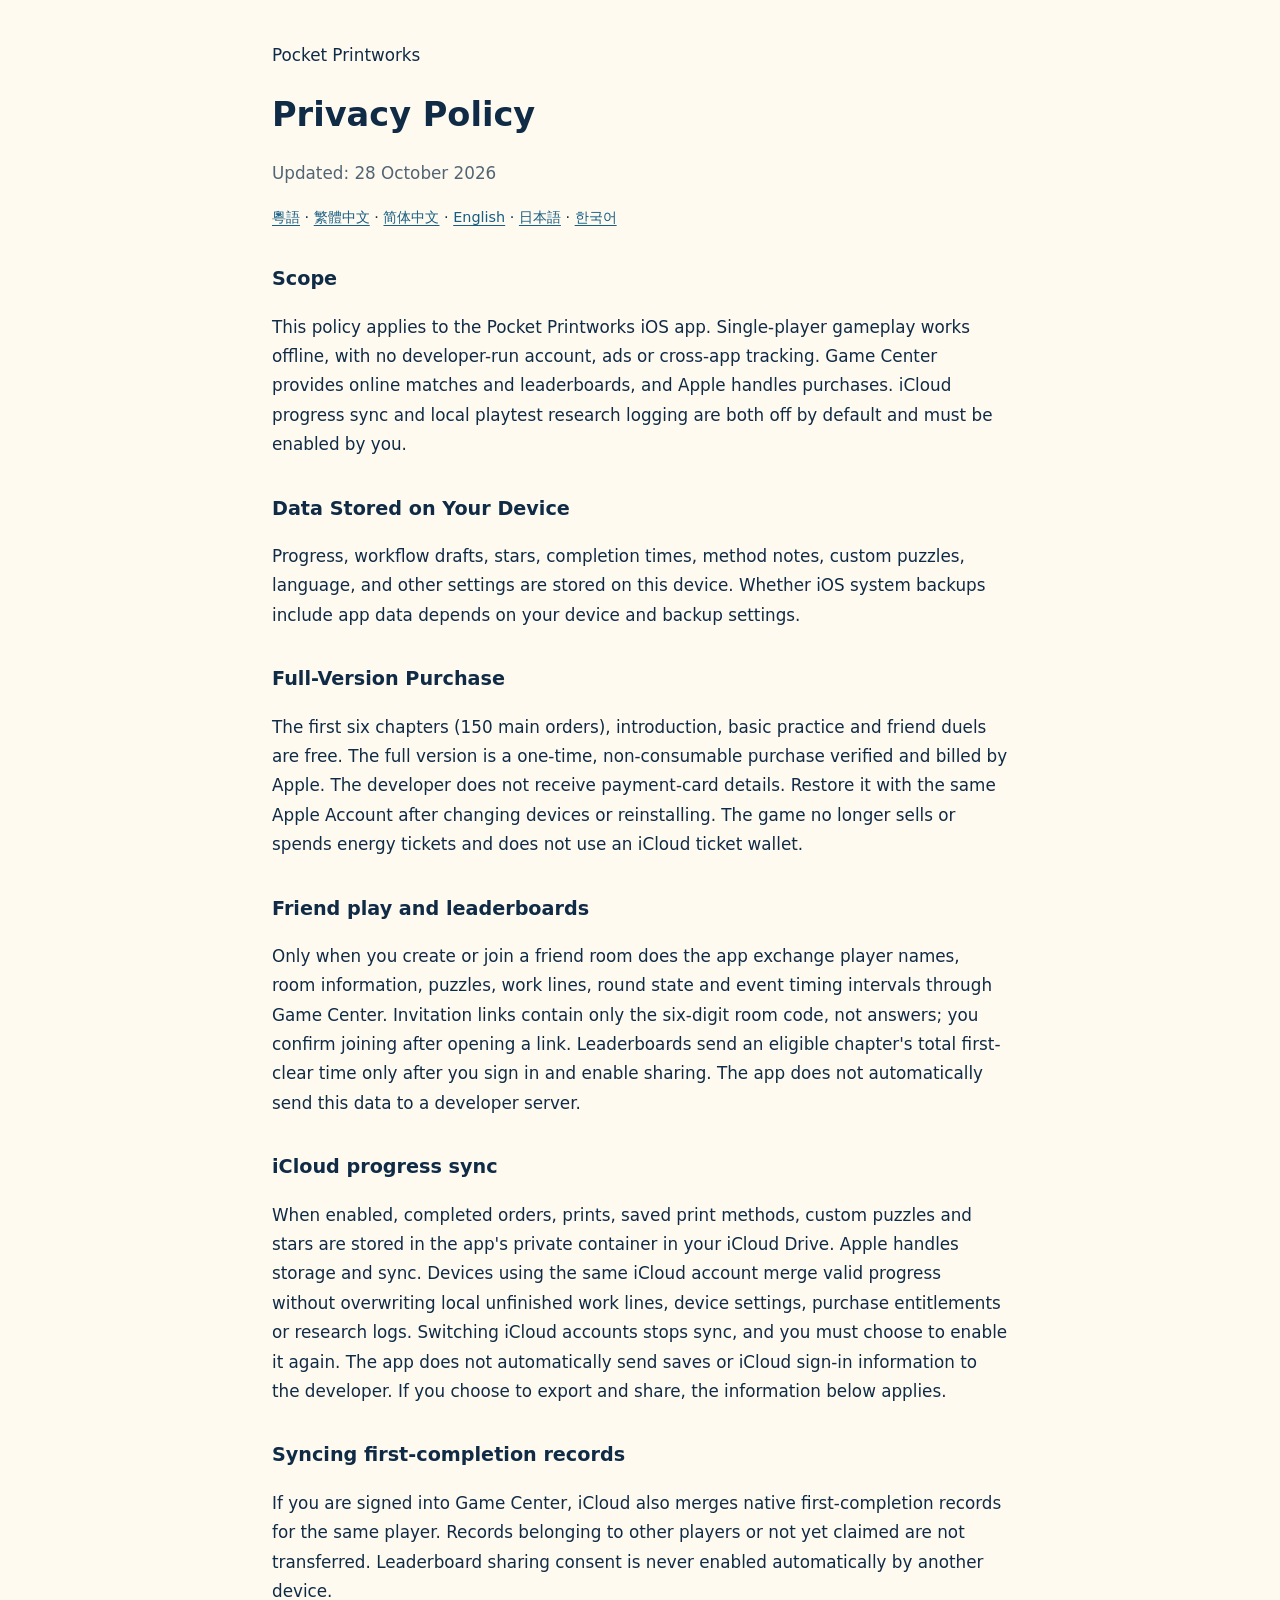
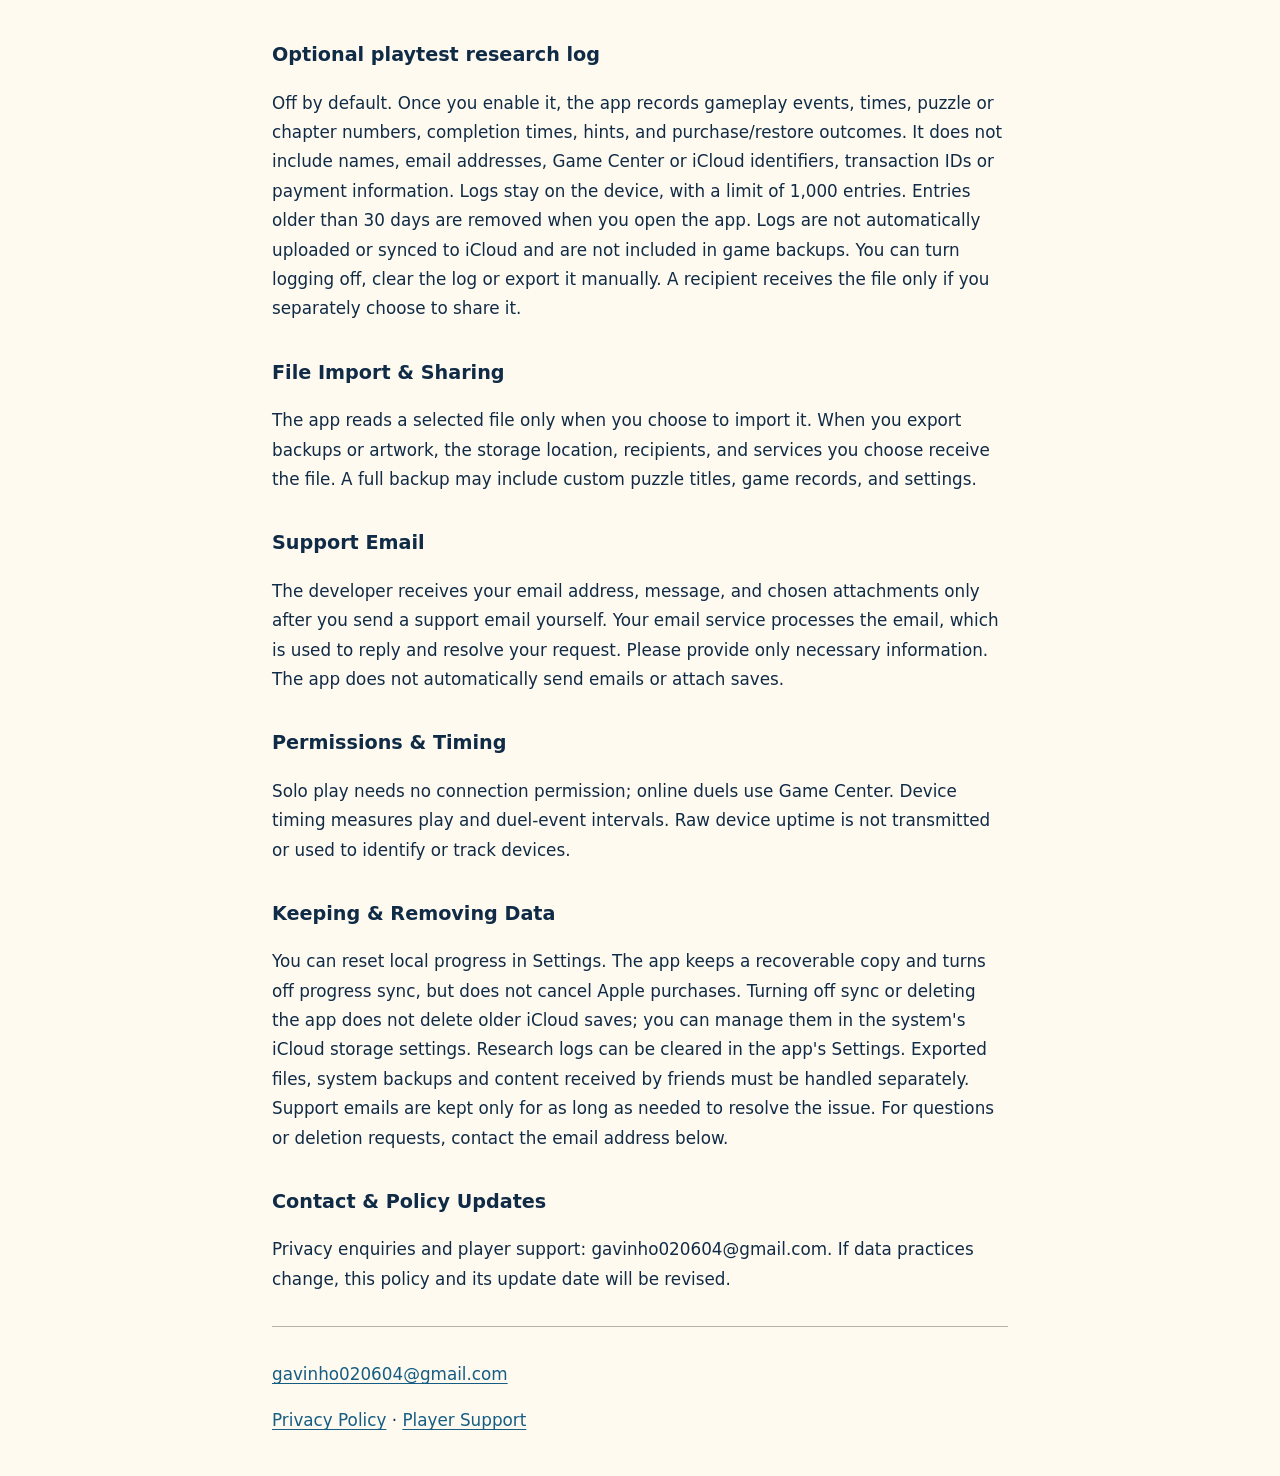
<file: native/privacy-en.html>
<!doctype html>
<html lang="en"><head><meta charset="utf-8"><meta name="viewport" content="width=device-width,initial-scale=1"><title>Pocket Printworks — Privacy Policy</title>
<style>:root{color-scheme:light dark}body{font:1.05rem/1.75 system-ui,-apple-system,sans-serif;max-width:46rem;margin:auto;padding:1.5rem;background:#fffaf0;color:#102b46}h1{line-height:1.3}h2{font-size:1.2rem;margin-top:2rem}nav{font-size:.9rem}a{color:#155d83;text-underline-offset:.18em}.date{color:#526574}footer{border-top:1px solid #b8b2a5;margin-top:2rem;padding-top:1rem;overflow-wrap:anywhere}@media(prefers-color-scheme:dark){body{background:#10202d;color:#fffaf0}a{color:#9bd7f0}.date{color:#c6c9c8}}@media(prefers-reduced-motion:no-preference){html{scroll-behavior:smooth}}</style></head>
<body><header><p>Pocket Printworks</p><h1>Privacy Policy</h1><p class="date">Updated: 28 October 2026</p><nav aria-label="Language"><a href="privacy-yue.html" lang="yue">粵語</a> · <a href="privacy-zh-TW.html" lang="zh-TW">繁體中文</a> · <a href="privacy-zh-CN.html" lang="zh-CN">简体中文</a> · <a href="privacy-en.html" lang="en">English</a> · <a href="privacy-ja.html" lang="ja">日本語</a> · <a href="privacy-ko.html" lang="ko">한국어</a></nav></header>
<main>
<section><h2>Scope</h2><p>This policy applies to the Pocket Printworks iOS app. Single-player gameplay works offline, with no developer-run account, ads or cross-app tracking. Game Center provides online matches and leaderboards, and Apple handles purchases. iCloud progress sync and local playtest research logging are both off by default and must be enabled by you.</p></section>
<section><h2>Data Stored on Your Device</h2><p>Progress, workflow drafts, stars, completion times, method notes, custom puzzles, language, and other settings are stored on this device. Whether iOS system backups include app data depends on your device and backup settings.</p></section>
<section><h2>Full-Version Purchase</h2><p>The first six chapters (150 main orders), introduction, basic practice and friend duels are free. The full version is a one-time, non-consumable purchase verified and billed by Apple. The developer does not receive payment-card details. Restore it with the same Apple Account after changing devices or reinstalling. The game no longer sells or spends energy tickets and does not use an iCloud ticket wallet.</p></section>
<section><h2>Friend play and leaderboards</h2><p>Only when you create or join a friend room does the app exchange player names, room information, puzzles, work lines, round state and event timing intervals through Game Center. Invitation links contain only the six-digit room code, not answers; you confirm joining after opening a link. Leaderboards send an eligible chapter&#x27;s total first-clear time only after you sign in and enable sharing. The app does not automatically send this data to a developer server.</p></section>
<section><h2>iCloud progress sync</h2><p>When enabled, completed orders, prints, saved print methods, custom puzzles and stars are stored in the app&#x27;s private container in your iCloud Drive. Apple handles storage and sync. Devices using the same iCloud account merge valid progress without overwriting local unfinished work lines, device settings, purchase entitlements or research logs. Switching iCloud accounts stops sync, and you must choose to enable it again. The app does not automatically send saves or iCloud sign-in information to the developer. If you choose to export and share, the information below applies.</p></section>
<section><h2>Syncing first-completion records</h2><p>If you are signed into Game Center, iCloud also merges native first-completion records for the same player. Records belonging to other players or not yet claimed are not transferred. Leaderboard sharing consent is never enabled automatically by another device.</p></section>
<section><h2>Optional playtest research log</h2><p>Off by default. Once you enable it, the app records gameplay events, times, puzzle or chapter numbers, completion times, hints, and purchase/restore outcomes. It does not include names, email addresses, Game Center or iCloud identifiers, transaction IDs or payment information. Logs stay on the device, with a limit of 1,000 entries. Entries older than 30 days are removed when you open the app. Logs are not automatically uploaded or synced to iCloud and are not included in game backups. You can turn logging off, clear the log or export it manually. A recipient receives the file only if you separately choose to share it.</p></section>
<section><h2>File Import &amp; Sharing</h2><p>The app reads a selected file only when you choose to import it. When you export backups or artwork, the storage location, recipients, and services you choose receive the file. A full backup may include custom puzzle titles, game records, and settings.</p></section>
<section><h2>Support Email</h2><p>The developer receives your email address, message, and chosen attachments only after you send a support email yourself. Your email service processes the email, which is used to reply and resolve your request. Please provide only necessary information. The app does not automatically send emails or attach saves.</p></section>
<section><h2>Permissions &amp; Timing</h2><p>Solo play needs no connection permission; online duels use Game Center. Device timing measures play and duel-event intervals. Raw device uptime is not transmitted or used to identify or track devices.</p></section>
<section><h2>Keeping &amp; Removing Data</h2><p>You can reset local progress in Settings. The app keeps a recoverable copy and turns off progress sync, but does not cancel Apple purchases. Turning off sync or deleting the app does not delete older iCloud saves; you can manage them in the system&#x27;s iCloud storage settings. Research logs can be cleared in the app&#x27;s Settings. Exported files, system backups and content received by friends must be handled separately. Support emails are kept only for as long as needed to resolve the issue. For questions or deletion requests, contact the email address below.</p></section>
<section><h2>Contact &amp; Policy Updates</h2><p>Privacy enquiries and player support: gavinho020604@gmail.com. If data practices change, this policy and its update date will be revised.</p></section>
</main><footer><p><a href="mailto:gavinho020604@gmail.com">gavinho020604@gmail.com</a></p><p><a href="privacy-en.html">Privacy Policy</a> · <a href="support-en.html">Player Support</a></p></footer></body></html>
</file>
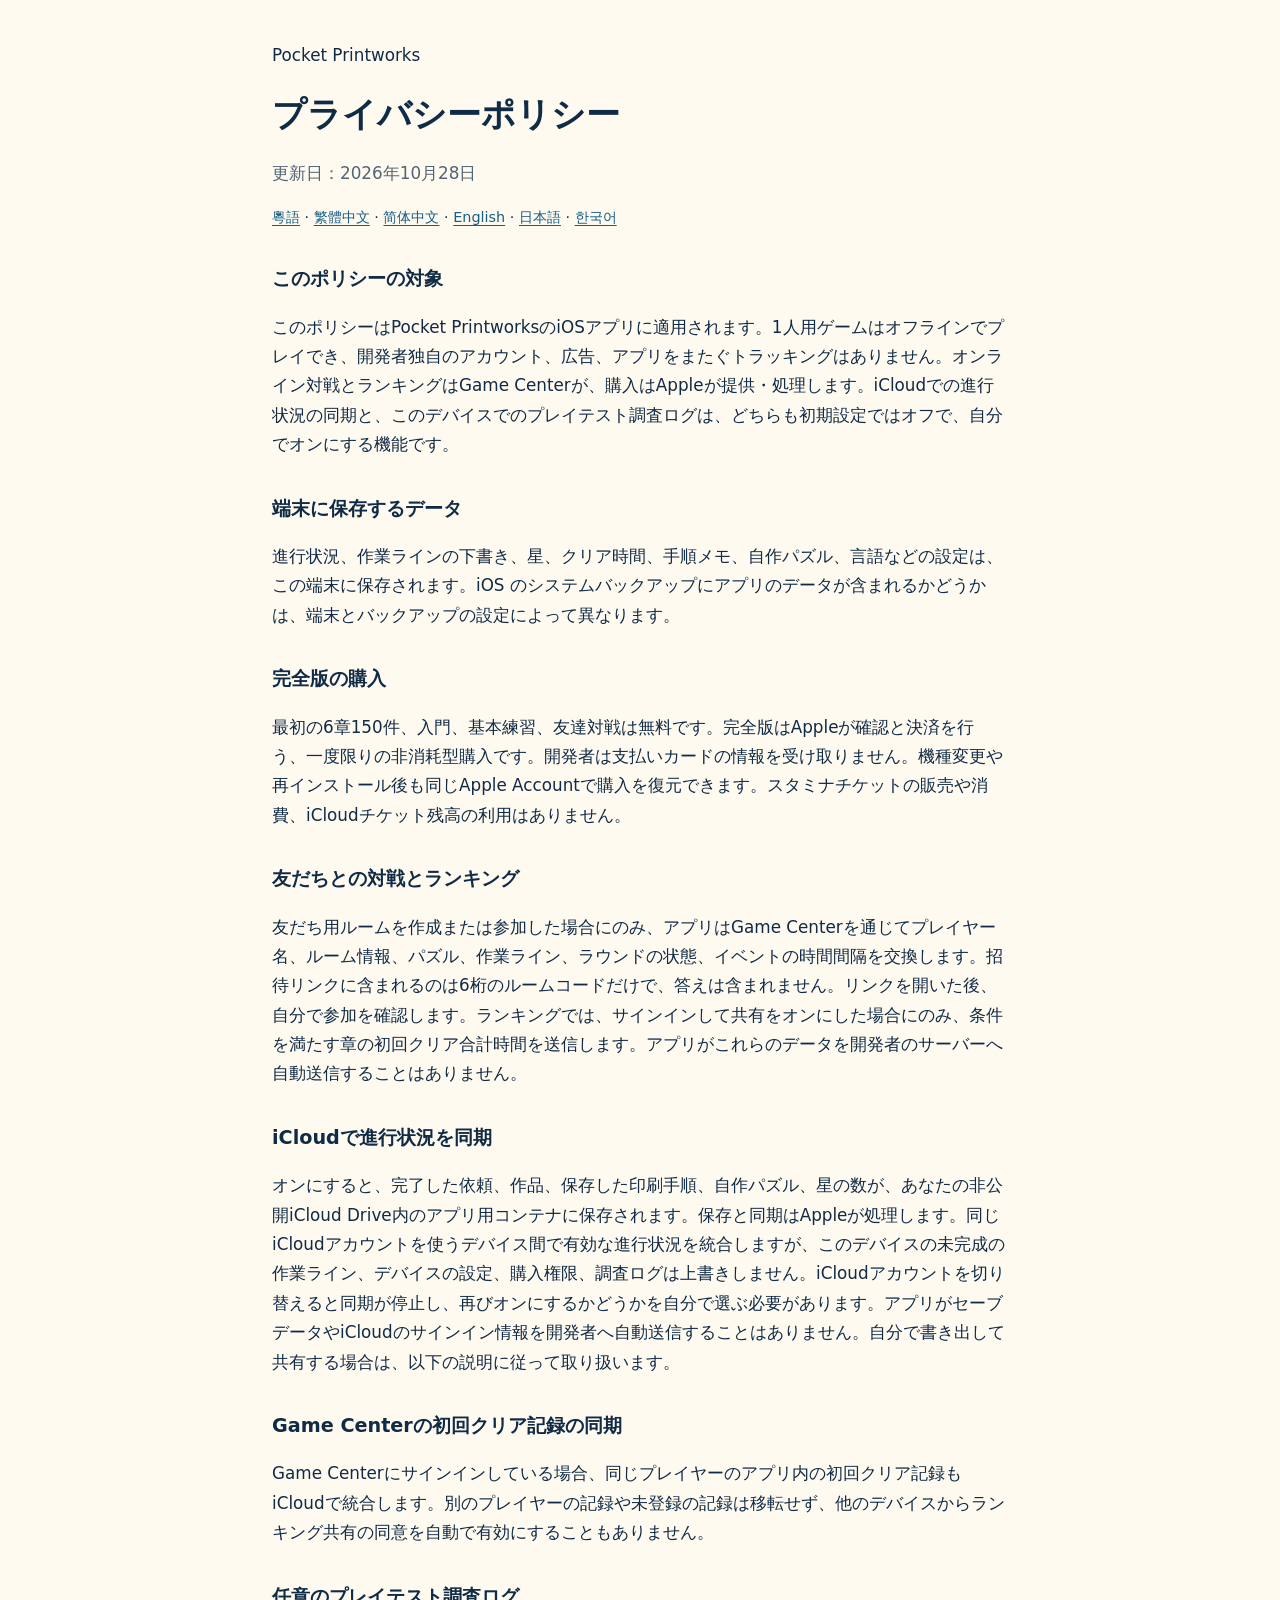
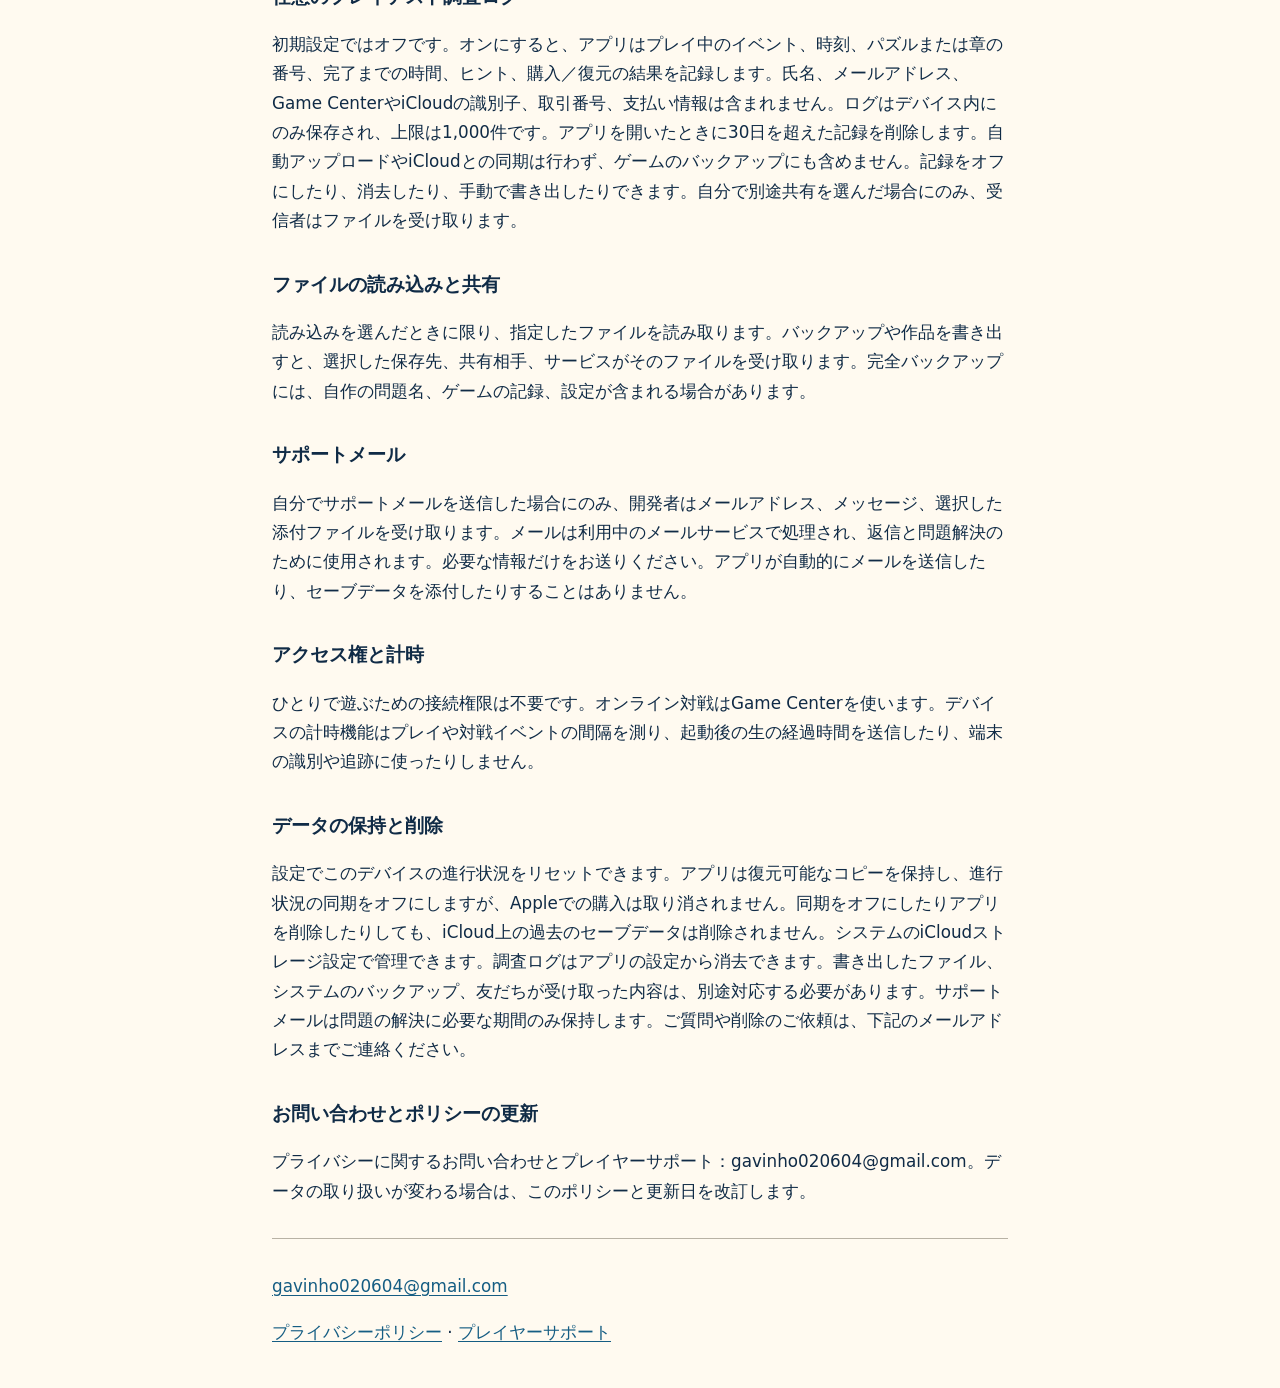
<file: native/privacy-ja.html>
<!doctype html>
<html lang="ja"><head><meta charset="utf-8"><meta name="viewport" content="width=device-width,initial-scale=1"><title>Pocket Printworks — プライバシーポリシー</title>
<style>:root{color-scheme:light dark}body{font:1.05rem/1.75 system-ui,-apple-system,sans-serif;max-width:46rem;margin:auto;padding:1.5rem;background:#fffaf0;color:#102b46}h1{line-height:1.3}h2{font-size:1.2rem;margin-top:2rem}nav{font-size:.9rem}a{color:#155d83;text-underline-offset:.18em}.date{color:#526574}footer{border-top:1px solid #b8b2a5;margin-top:2rem;padding-top:1rem;overflow-wrap:anywhere}@media(prefers-color-scheme:dark){body{background:#10202d;color:#fffaf0}a{color:#9bd7f0}.date{color:#c6c9c8}}@media(prefers-reduced-motion:no-preference){html{scroll-behavior:smooth}}</style></head>
<body><header><p>Pocket Printworks</p><h1>プライバシーポリシー</h1><p class="date">更新日：2026年10月28日</p><nav aria-label="Language"><a href="privacy-yue.html" lang="yue">粵語</a> · <a href="privacy-zh-TW.html" lang="zh-TW">繁體中文</a> · <a href="privacy-zh-CN.html" lang="zh-CN">简体中文</a> · <a href="privacy-en.html" lang="en">English</a> · <a href="privacy-ja.html" lang="ja">日本語</a> · <a href="privacy-ko.html" lang="ko">한국어</a></nav></header>
<main>
<section><h2>このポリシーの対象</h2><p>このポリシーはPocket PrintworksのiOSアプリに適用されます。1人用ゲームはオフラインでプレイでき、開発者独自のアカウント、広告、アプリをまたぐトラッキングはありません。オンライン対戦とランキングはGame Centerが、購入はAppleが提供・処理します。iCloudでの進行状況の同期と、このデバイスでのプレイテスト調査ログは、どちらも初期設定ではオフで、自分でオンにする機能です。</p></section>
<section><h2>端末に保存するデータ</h2><p>進行状況、作業ラインの下書き、星、クリア時間、手順メモ、自作パズル、言語などの設定は、この端末に保存されます。iOS のシステムバックアップにアプリのデータが含まれるかどうかは、端末とバックアップの設定によって異なります。</p></section>
<section><h2>完全版の購入</h2><p>最初の6章150件、入門、基本練習、友達対戦は無料です。完全版はAppleが確認と決済を行う、一度限りの非消耗型購入です。開発者は支払いカードの情報を受け取りません。機種変更や再インストール後も同じApple Accountで購入を復元できます。スタミナチケットの販売や消費、iCloudチケット残高の利用はありません。</p></section>
<section><h2>友だちとの対戦とランキング</h2><p>友だち用ルームを作成または参加した場合にのみ、アプリはGame Centerを通じてプレイヤー名、ルーム情報、パズル、作業ライン、ラウンドの状態、イベントの時間間隔を交換します。招待リンクに含まれるのは6桁のルームコードだけで、答えは含まれません。リンクを開いた後、自分で参加を確認します。ランキングでは、サインインして共有をオンにした場合にのみ、条件を満たす章の初回クリア合計時間を送信します。アプリがこれらのデータを開発者のサーバーへ自動送信することはありません。</p></section>
<section><h2>iCloudで進行状況を同期</h2><p>オンにすると、完了した依頼、作品、保存した印刷手順、自作パズル、星の数が、あなたの非公開iCloud Drive内のアプリ用コンテナに保存されます。保存と同期はAppleが処理します。同じiCloudアカウントを使うデバイス間で有効な進行状況を統合しますが、このデバイスの未完成の作業ライン、デバイスの設定、購入権限、調査ログは上書きしません。iCloudアカウントを切り替えると同期が停止し、再びオンにするかどうかを自分で選ぶ必要があります。アプリがセーブデータやiCloudのサインイン情報を開発者へ自動送信することはありません。自分で書き出して共有する場合は、以下の説明に従って取り扱います。</p></section>
<section><h2>Game Centerの初回クリア記録の同期</h2><p>Game Centerにサインインしている場合、同じプレイヤーのアプリ内の初回クリア記録もiCloudで統合します。別のプレイヤーの記録や未登録の記録は移転せず、他のデバイスからランキング共有の同意を自動で有効にすることもありません。</p></section>
<section><h2>任意のプレイテスト調査ログ</h2><p>初期設定ではオフです。オンにすると、アプリはプレイ中のイベント、時刻、パズルまたは章の番号、完了までの時間、ヒント、購入／復元の結果を記録します。氏名、メールアドレス、Game CenterやiCloudの識別子、取引番号、支払い情報は含まれません。ログはデバイス内にのみ保存され、上限は1,000件です。アプリを開いたときに30日を超えた記録を削除します。自動アップロードやiCloudとの同期は行わず、ゲームのバックアップにも含めません。記録をオフにしたり、消去したり、手動で書き出したりできます。自分で別途共有を選んだ場合にのみ、受信者はファイルを受け取ります。</p></section>
<section><h2>ファイルの読み込みと共有</h2><p>読み込みを選んだときに限り、指定したファイルを読み取ります。バックアップや作品を書き出すと、選択した保存先、共有相手、サービスがそのファイルを受け取ります。完全バックアップには、自作の問題名、ゲームの記録、設定が含まれる場合があります。</p></section>
<section><h2>サポートメール</h2><p>自分でサポートメールを送信した場合にのみ、開発者はメールアドレス、メッセージ、選択した添付ファイルを受け取ります。メールは利用中のメールサービスで処理され、返信と問題解決のために使用されます。必要な情報だけをお送りください。アプリが自動的にメールを送信したり、セーブデータを添付したりすることはありません。</p></section>
<section><h2>アクセス権と計時</h2><p>ひとりで遊ぶための接続権限は不要です。オンライン対戦はGame Centerを使います。デバイスの計時機能はプレイや対戦イベントの間隔を測り、起動後の生の経過時間を送信したり、端末の識別や追跡に使ったりしません。</p></section>
<section><h2>データの保持と削除</h2><p>設定でこのデバイスの進行状況をリセットできます。アプリは復元可能なコピーを保持し、進行状況の同期をオフにしますが、Appleでの購入は取り消されません。同期をオフにしたりアプリを削除したりしても、iCloud上の過去のセーブデータは削除されません。システムのiCloudストレージ設定で管理できます。調査ログはアプリの設定から消去できます。書き出したファイル、システムのバックアップ、友だちが受け取った内容は、別途対応する必要があります。サポートメールは問題の解決に必要な期間のみ保持します。ご質問や削除のご依頼は、下記のメールアドレスまでご連絡ください。</p></section>
<section><h2>お問い合わせとポリシーの更新</h2><p>プライバシーに関するお問い合わせとプレイヤーサポート：gavinho020604@gmail.com。データの取り扱いが変わる場合は、このポリシーと更新日を改訂します。</p></section>
</main><footer><p><a href="mailto:gavinho020604@gmail.com">gavinho020604@gmail.com</a></p><p><a href="privacy-ja.html">プライバシーポリシー</a> · <a href="support-ja.html">プレイヤーサポート</a></p></footer></body></html>
</file>
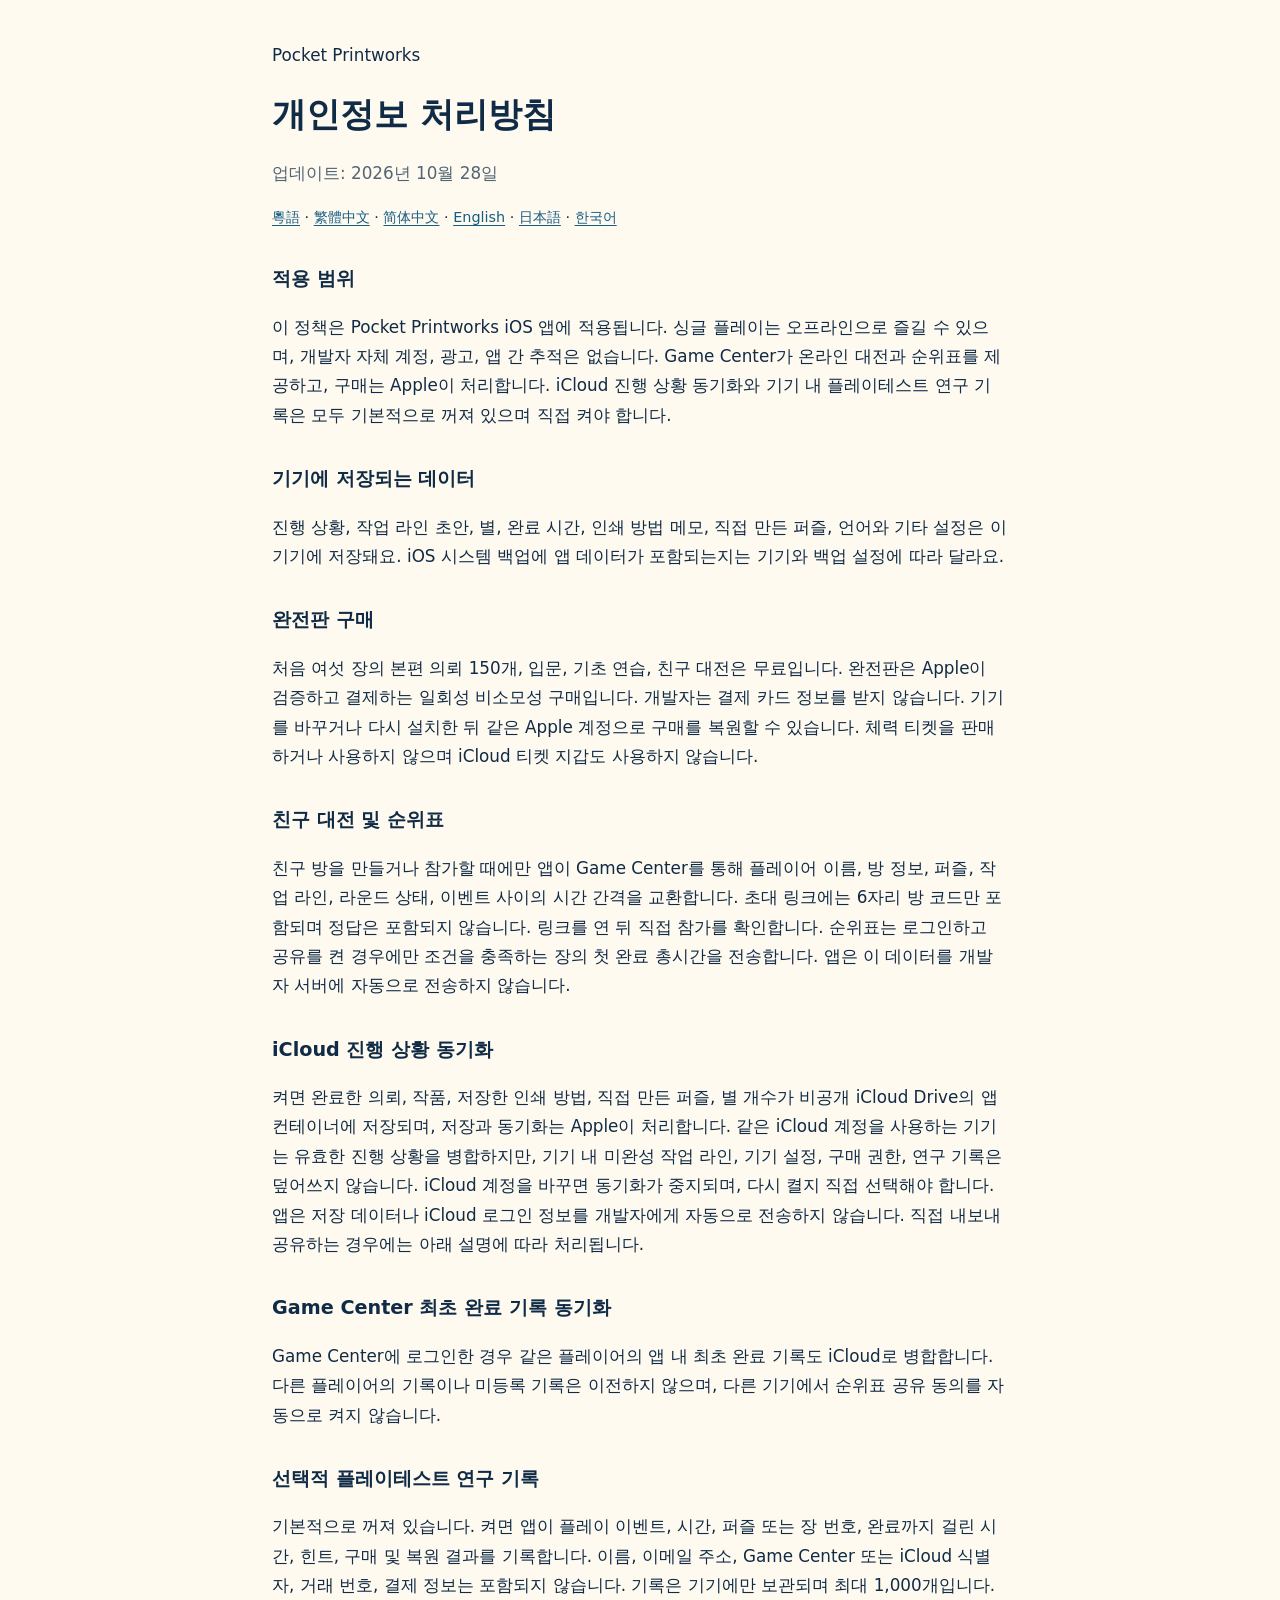
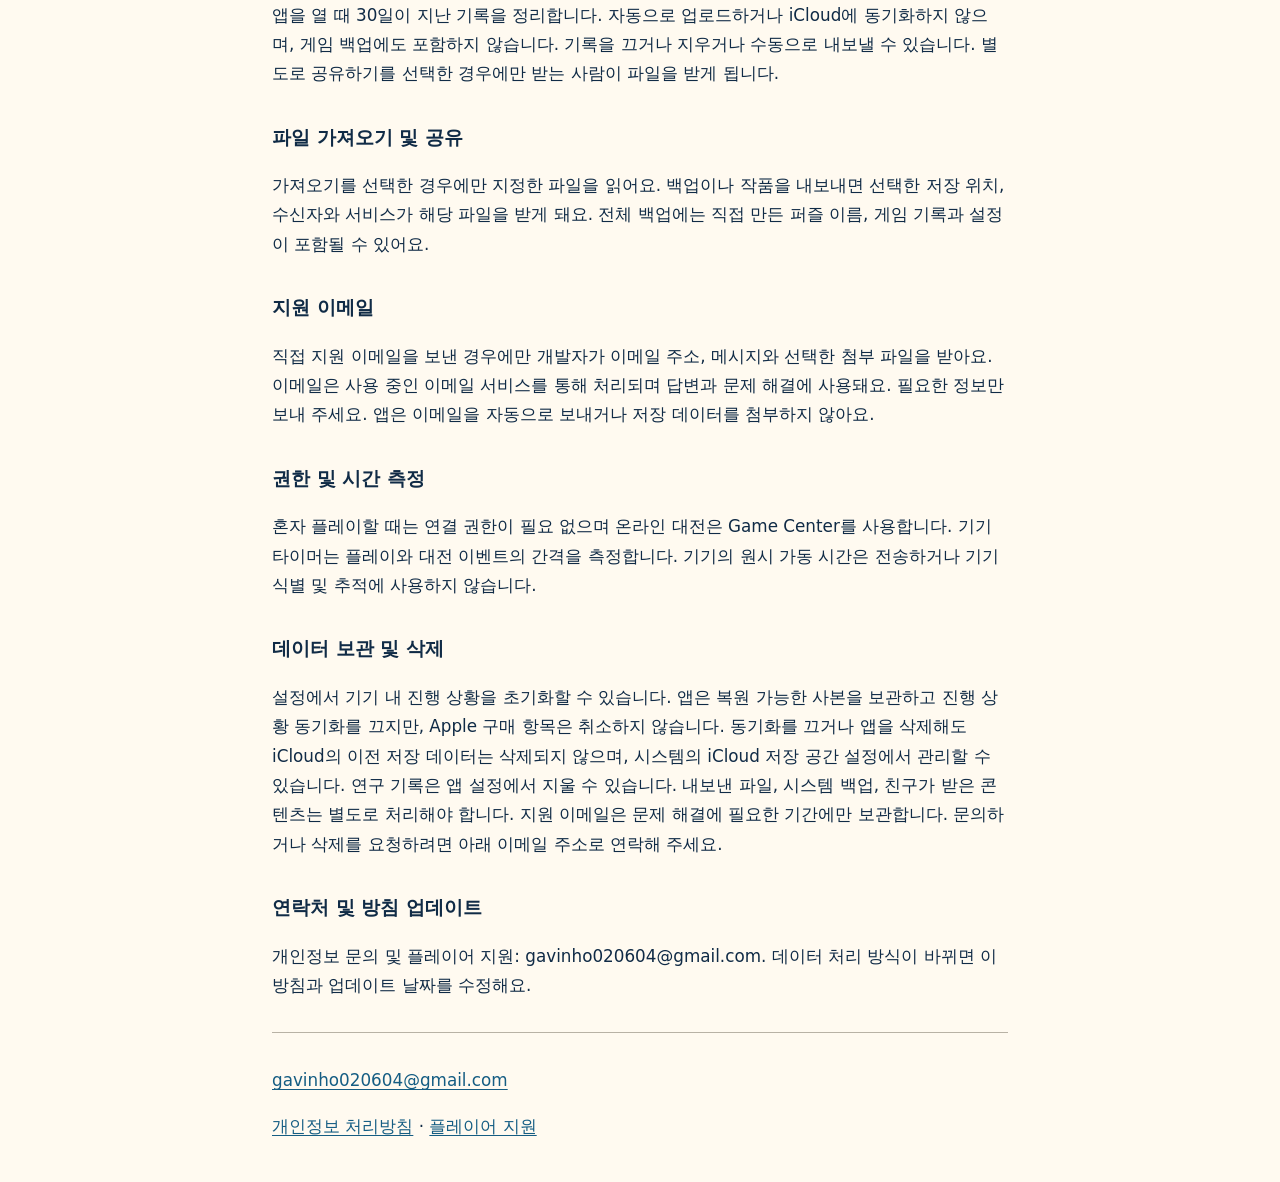
<file: native/privacy-ko.html>
<!doctype html>
<html lang="ko"><head><meta charset="utf-8"><meta name="viewport" content="width=device-width,initial-scale=1"><title>Pocket Printworks — 개인정보 처리방침</title>
<style>:root{color-scheme:light dark}body{font:1.05rem/1.75 system-ui,-apple-system,sans-serif;max-width:46rem;margin:auto;padding:1.5rem;background:#fffaf0;color:#102b46}h1{line-height:1.3}h2{font-size:1.2rem;margin-top:2rem}nav{font-size:.9rem}a{color:#155d83;text-underline-offset:.18em}.date{color:#526574}footer{border-top:1px solid #b8b2a5;margin-top:2rem;padding-top:1rem;overflow-wrap:anywhere}@media(prefers-color-scheme:dark){body{background:#10202d;color:#fffaf0}a{color:#9bd7f0}.date{color:#c6c9c8}}@media(prefers-reduced-motion:no-preference){html{scroll-behavior:smooth}}</style></head>
<body><header><p>Pocket Printworks</p><h1>개인정보 처리방침</h1><p class="date">업데이트: 2026년 10월 28일</p><nav aria-label="Language"><a href="privacy-yue.html" lang="yue">粵語</a> · <a href="privacy-zh-TW.html" lang="zh-TW">繁體中文</a> · <a href="privacy-zh-CN.html" lang="zh-CN">简体中文</a> · <a href="privacy-en.html" lang="en">English</a> · <a href="privacy-ja.html" lang="ja">日本語</a> · <a href="privacy-ko.html" lang="ko">한국어</a></nav></header>
<main>
<section><h2>적용 범위</h2><p>이 정책은 Pocket Printworks iOS 앱에 적용됩니다. 싱글 플레이는 오프라인으로 즐길 수 있으며, 개발자 자체 계정, 광고, 앱 간 추적은 없습니다. Game Center가 온라인 대전과 순위표를 제공하고, 구매는 Apple이 처리합니다. iCloud 진행 상황 동기화와 기기 내 플레이테스트 연구 기록은 모두 기본적으로 꺼져 있으며 직접 켜야 합니다.</p></section>
<section><h2>기기에 저장되는 데이터</h2><p>진행 상황, 작업 라인 초안, 별, 완료 시간, 인쇄 방법 메모, 직접 만든 퍼즐, 언어와 기타 설정은 이 기기에 저장돼요. iOS 시스템 백업에 앱 데이터가 포함되는지는 기기와 백업 설정에 따라 달라요.</p></section>
<section><h2>완전판 구매</h2><p>처음 여섯 장의 본편 의뢰 150개, 입문, 기초 연습, 친구 대전은 무료입니다. 완전판은 Apple이 검증하고 결제하는 일회성 비소모성 구매입니다. 개발자는 결제 카드 정보를 받지 않습니다. 기기를 바꾸거나 다시 설치한 뒤 같은 Apple 계정으로 구매를 복원할 수 있습니다. 체력 티켓을 판매하거나 사용하지 않으며 iCloud 티켓 지갑도 사용하지 않습니다.</p></section>
<section><h2>친구 대전 및 순위표</h2><p>친구 방을 만들거나 참가할 때에만 앱이 Game Center를 통해 플레이어 이름, 방 정보, 퍼즐, 작업 라인, 라운드 상태, 이벤트 사이의 시간 간격을 교환합니다. 초대 링크에는 6자리 방 코드만 포함되며 정답은 포함되지 않습니다. 링크를 연 뒤 직접 참가를 확인합니다. 순위표는 로그인하고 공유를 켠 경우에만 조건을 충족하는 장의 첫 완료 총시간을 전송합니다. 앱은 이 데이터를 개발자 서버에 자동으로 전송하지 않습니다.</p></section>
<section><h2>iCloud 진행 상황 동기화</h2><p>켜면 완료한 의뢰, 작품, 저장한 인쇄 방법, 직접 만든 퍼즐, 별 개수가 비공개 iCloud Drive의 앱 컨테이너에 저장되며, 저장과 동기화는 Apple이 처리합니다. 같은 iCloud 계정을 사용하는 기기는 유효한 진행 상황을 병합하지만, 기기 내 미완성 작업 라인, 기기 설정, 구매 권한, 연구 기록은 덮어쓰지 않습니다. iCloud 계정을 바꾸면 동기화가 중지되며, 다시 켤지 직접 선택해야 합니다. 앱은 저장 데이터나 iCloud 로그인 정보를 개발자에게 자동으로 전송하지 않습니다. 직접 내보내 공유하는 경우에는 아래 설명에 따라 처리됩니다.</p></section>
<section><h2>Game Center 최초 완료 기록 동기화</h2><p>Game Center에 로그인한 경우 같은 플레이어의 앱 내 최초 완료 기록도 iCloud로 병합합니다. 다른 플레이어의 기록이나 미등록 기록은 이전하지 않으며, 다른 기기에서 순위표 공유 동의를 자동으로 켜지 않습니다.</p></section>
<section><h2>선택적 플레이테스트 연구 기록</h2><p>기본적으로 꺼져 있습니다. 켜면 앱이 플레이 이벤트, 시간, 퍼즐 또는 장 번호, 완료까지 걸린 시간, 힌트, 구매 및 복원 결과를 기록합니다. 이름, 이메일 주소, Game Center 또는 iCloud 식별자, 거래 번호, 결제 정보는 포함되지 않습니다. 기록은 기기에만 보관되며 최대 1,000개입니다. 앱을 열 때 30일이 지난 기록을 정리합니다. 자동으로 업로드하거나 iCloud에 동기화하지 않으며, 게임 백업에도 포함하지 않습니다. 기록을 끄거나 지우거나 수동으로 내보낼 수 있습니다. 별도로 공유하기를 선택한 경우에만 받는 사람이 파일을 받게 됩니다.</p></section>
<section><h2>파일 가져오기 및 공유</h2><p>가져오기를 선택한 경우에만 지정한 파일을 읽어요. 백업이나 작품을 내보내면 선택한 저장 위치, 수신자와 서비스가 해당 파일을 받게 돼요. 전체 백업에는 직접 만든 퍼즐 이름, 게임 기록과 설정이 포함될 수 있어요.</p></section>
<section><h2>지원 이메일</h2><p>직접 지원 이메일을 보낸 경우에만 개발자가 이메일 주소, 메시지와 선택한 첨부 파일을 받아요. 이메일은 사용 중인 이메일 서비스를 통해 처리되며 답변과 문제 해결에 사용돼요. 필요한 정보만 보내 주세요. 앱은 이메일을 자동으로 보내거나 저장 데이터를 첨부하지 않아요.</p></section>
<section><h2>권한 및 시간 측정</h2><p>혼자 플레이할 때는 연결 권한이 필요 없으며 온라인 대전은 Game Center를 사용합니다. 기기 타이머는 플레이와 대전 이벤트의 간격을 측정합니다. 기기의 원시 가동 시간은 전송하거나 기기 식별 및 추적에 사용하지 않습니다.</p></section>
<section><h2>데이터 보관 및 삭제</h2><p>설정에서 기기 내 진행 상황을 초기화할 수 있습니다. 앱은 복원 가능한 사본을 보관하고 진행 상황 동기화를 끄지만, Apple 구매 항목은 취소하지 않습니다. 동기화를 끄거나 앱을 삭제해도 iCloud의 이전 저장 데이터는 삭제되지 않으며, 시스템의 iCloud 저장 공간 설정에서 관리할 수 있습니다. 연구 기록은 앱 설정에서 지울 수 있습니다. 내보낸 파일, 시스템 백업, 친구가 받은 콘텐츠는 별도로 처리해야 합니다. 지원 이메일은 문제 해결에 필요한 기간에만 보관합니다. 문의하거나 삭제를 요청하려면 아래 이메일 주소로 연락해 주세요.</p></section>
<section><h2>연락처 및 방침 업데이트</h2><p>개인정보 문의 및 플레이어 지원: gavinho020604@gmail.com. 데이터 처리 방식이 바뀌면 이 방침과 업데이트 날짜를 수정해요.</p></section>
</main><footer><p><a href="mailto:gavinho020604@gmail.com">gavinho020604@gmail.com</a></p><p><a href="privacy-ko.html">개인정보 처리방침</a> · <a href="support-ko.html">플레이어 지원</a></p></footer></body></html>
</file>
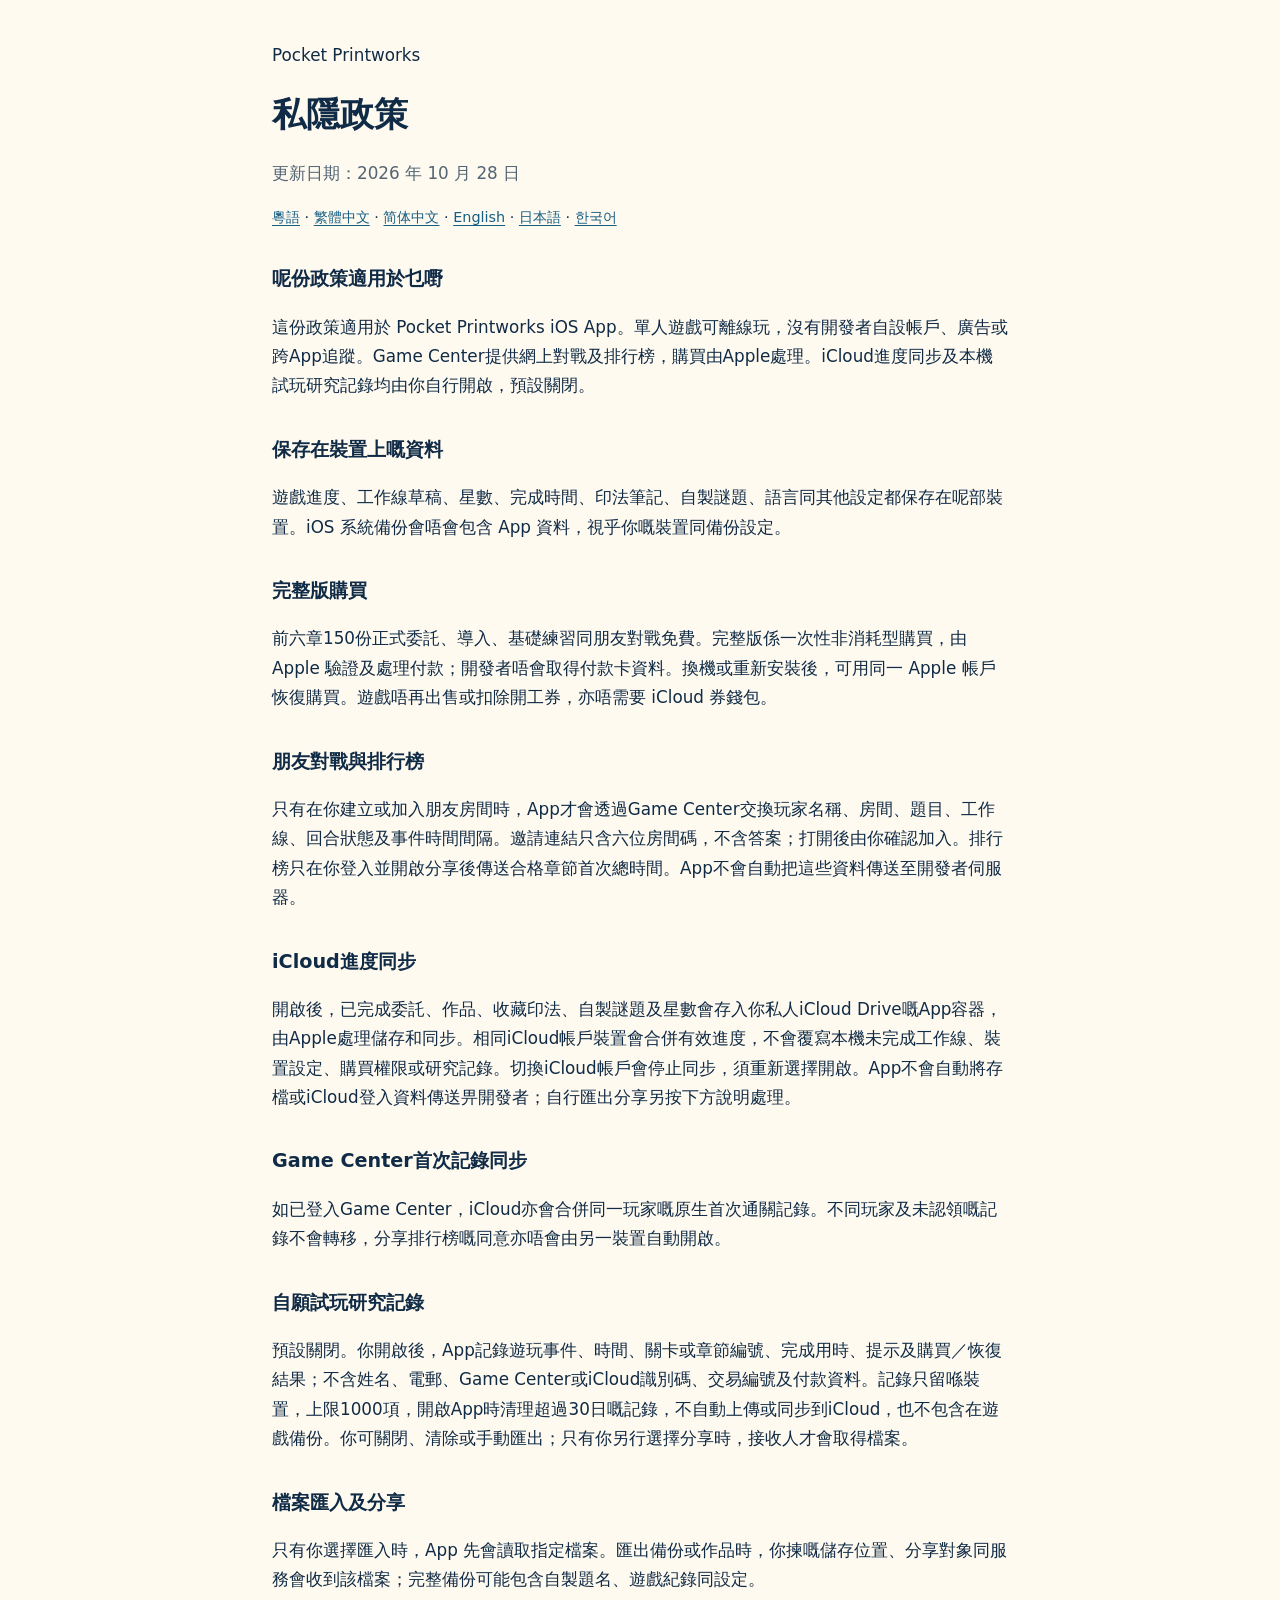
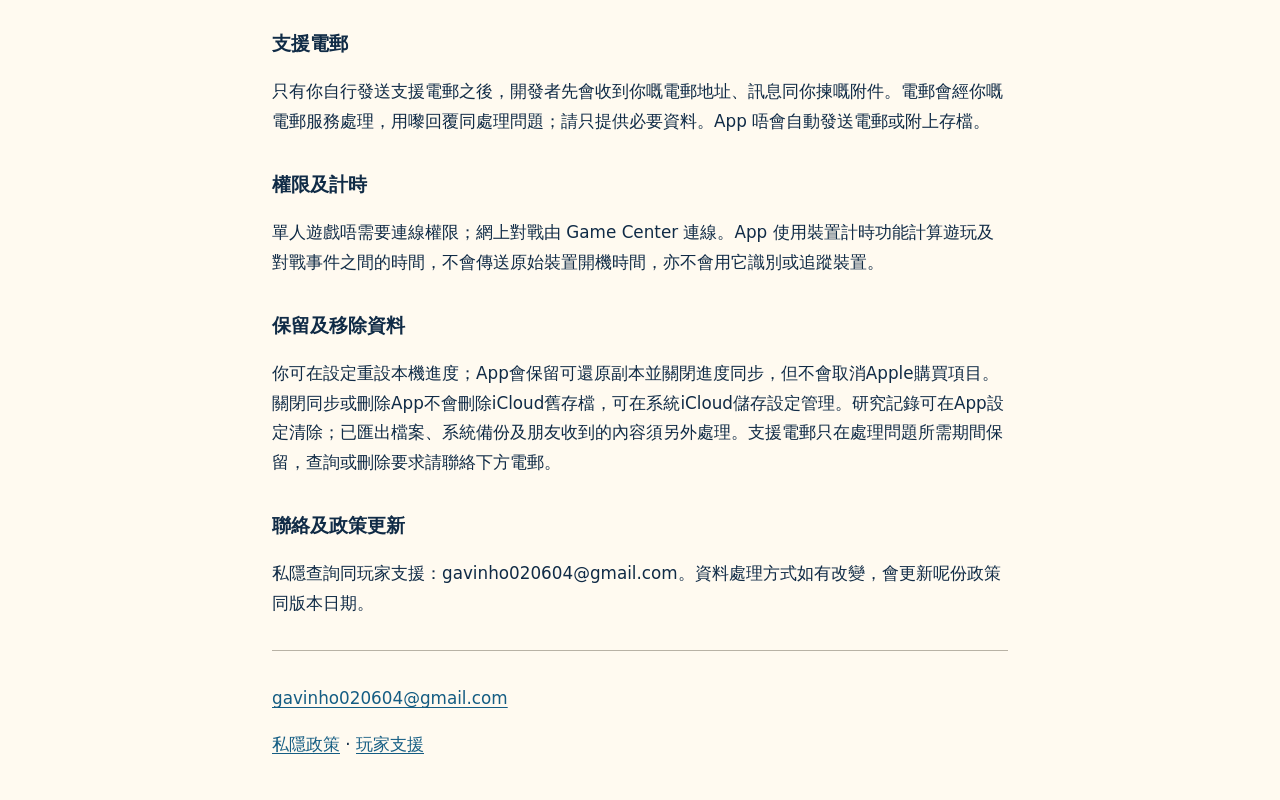
<file: native/privacy-yue.html>
<!doctype html>
<html lang="yue"><head><meta charset="utf-8"><meta name="viewport" content="width=device-width,initial-scale=1"><title>Pocket Printworks — 私隱政策</title>
<style>:root{color-scheme:light dark}body{font:1.05rem/1.75 system-ui,-apple-system,sans-serif;max-width:46rem;margin:auto;padding:1.5rem;background:#fffaf0;color:#102b46}h1{line-height:1.3}h2{font-size:1.2rem;margin-top:2rem}nav{font-size:.9rem}a{color:#155d83;text-underline-offset:.18em}.date{color:#526574}footer{border-top:1px solid #b8b2a5;margin-top:2rem;padding-top:1rem;overflow-wrap:anywhere}@media(prefers-color-scheme:dark){body{background:#10202d;color:#fffaf0}a{color:#9bd7f0}.date{color:#c6c9c8}}@media(prefers-reduced-motion:no-preference){html{scroll-behavior:smooth}}</style></head>
<body><header><p>Pocket Printworks</p><h1>私隱政策</h1><p class="date">更新日期：2026 年 10 月 28 日</p><nav aria-label="Language"><a href="privacy-yue.html" lang="yue">粵語</a> · <a href="privacy-zh-TW.html" lang="zh-TW">繁體中文</a> · <a href="privacy-zh-CN.html" lang="zh-CN">简体中文</a> · <a href="privacy-en.html" lang="en">English</a> · <a href="privacy-ja.html" lang="ja">日本語</a> · <a href="privacy-ko.html" lang="ko">한국어</a></nav></header>
<main>
<section><h2>呢份政策適用於乜嘢</h2><p>這份政策適用於 Pocket Printworks iOS App。單人遊戲可離線玩，沒有開發者自設帳戶、廣告或跨App追蹤。Game Center提供網上對戰及排行榜，購買由Apple處理。iCloud進度同步及本機試玩研究記錄均由你自行開啟，預設關閉。</p></section>
<section><h2>保存在裝置上嘅資料</h2><p>遊戲進度、工作線草稿、星數、完成時間、印法筆記、自製謎題、語言同其他設定都保存在呢部裝置。iOS 系統備份會唔會包含 App 資料，視乎你嘅裝置同備份設定。</p></section>
<section><h2>完整版購買</h2><p>前六章150份正式委託、導入、基礎練習同朋友對戰免費。完整版係一次性非消耗型購買，由 Apple 驗證及處理付款；開發者唔會取得付款卡資料。換機或重新安裝後，可用同一 Apple 帳戶恢復購買。遊戲唔再出售或扣除開工券，亦唔需要 iCloud 券錢包。</p></section>
<section><h2>朋友對戰與排行榜</h2><p>只有在你建立或加入朋友房間時，App才會透過Game Center交換玩家名稱、房間、題目、工作線、回合狀態及事件時間間隔。邀請連結只含六位房間碼，不含答案；打開後由你確認加入。排行榜只在你登入並開啟分享後傳送合格章節首次總時間。App不會自動把這些資料傳送至開發者伺服器。</p></section>
<section><h2>iCloud進度同步</h2><p>開啟後，已完成委託、作品、收藏印法、自製謎題及星數會存入你私人iCloud Drive嘅App容器，由Apple處理儲存和同步。相同iCloud帳戶裝置會合併有效進度，不會覆寫本機未完成工作線、裝置設定、購買權限或研究記錄。切換iCloud帳戶會停止同步，須重新選擇開啟。App不會自動將存檔或iCloud登入資料傳送畀開發者；自行匯出分享另按下方說明處理。</p></section>
<section><h2>Game Center首次記錄同步</h2><p>如已登入Game Center，iCloud亦會合併同一玩家嘅原生首次通關記錄。不同玩家及未認領嘅記錄不會轉移，分享排行榜嘅同意亦唔會由另一裝置自動開啟。</p></section>
<section><h2>自願試玩研究記錄</h2><p>預設關閉。你開啟後，App記錄遊玩事件、時間、關卡或章節編號、完成用時、提示及購買／恢復結果；不含姓名、電郵、Game Center或iCloud識別碼、交易編號及付款資料。記錄只留喺裝置，上限1000項，開啟App時清理超過30日嘅記錄，不自動上傳或同步到iCloud，也不包含在遊戲備份。你可關閉、清除或手動匯出；只有你另行選擇分享時，接收人才會取得檔案。</p></section>
<section><h2>檔案匯入及分享</h2><p>只有你選擇匯入時，App 先會讀取指定檔案。匯出備份或作品時，你揀嘅儲存位置、分享對象同服務會收到該檔案；完整備份可能包含自製題名、遊戲紀錄同設定。</p></section>
<section><h2>支援電郵</h2><p>只有你自行發送支援電郵之後，開發者先會收到你嘅電郵地址、訊息同你揀嘅附件。電郵會經你嘅電郵服務處理，用嚟回覆同處理問題；請只提供必要資料。App 唔會自動發送電郵或附上存檔。</p></section>
<section><h2>權限及計時</h2><p>單人遊戲唔需要連線權限；網上對戰由 Game Center 連線。App 使用裝置計時功能計算遊玩及對戰事件之間的時間，不會傳送原始裝置開機時間，亦不會用它識別或追蹤裝置。</p></section>
<section><h2>保留及移除資料</h2><p>你可在設定重設本機進度；App會保留可還原副本並關閉進度同步，但不會取消Apple購買項目。關閉同步或刪除App不會刪除iCloud舊存檔，可在系統iCloud儲存設定管理。研究記錄可在App設定清除；已匯出檔案、系統備份及朋友收到的內容須另外處理。支援電郵只在處理問題所需期間保留，查詢或刪除要求請聯絡下方電郵。</p></section>
<section><h2>聯絡及政策更新</h2><p>私隱查詢同玩家支援：gavinho020604@gmail.com。資料處理方式如有改變，會更新呢份政策同版本日期。</p></section>
</main><footer><p><a href="mailto:gavinho020604@gmail.com">gavinho020604@gmail.com</a></p><p><a href="privacy-yue.html">私隱政策</a> · <a href="support-yue.html">玩家支援</a></p></footer></body></html>
</file>
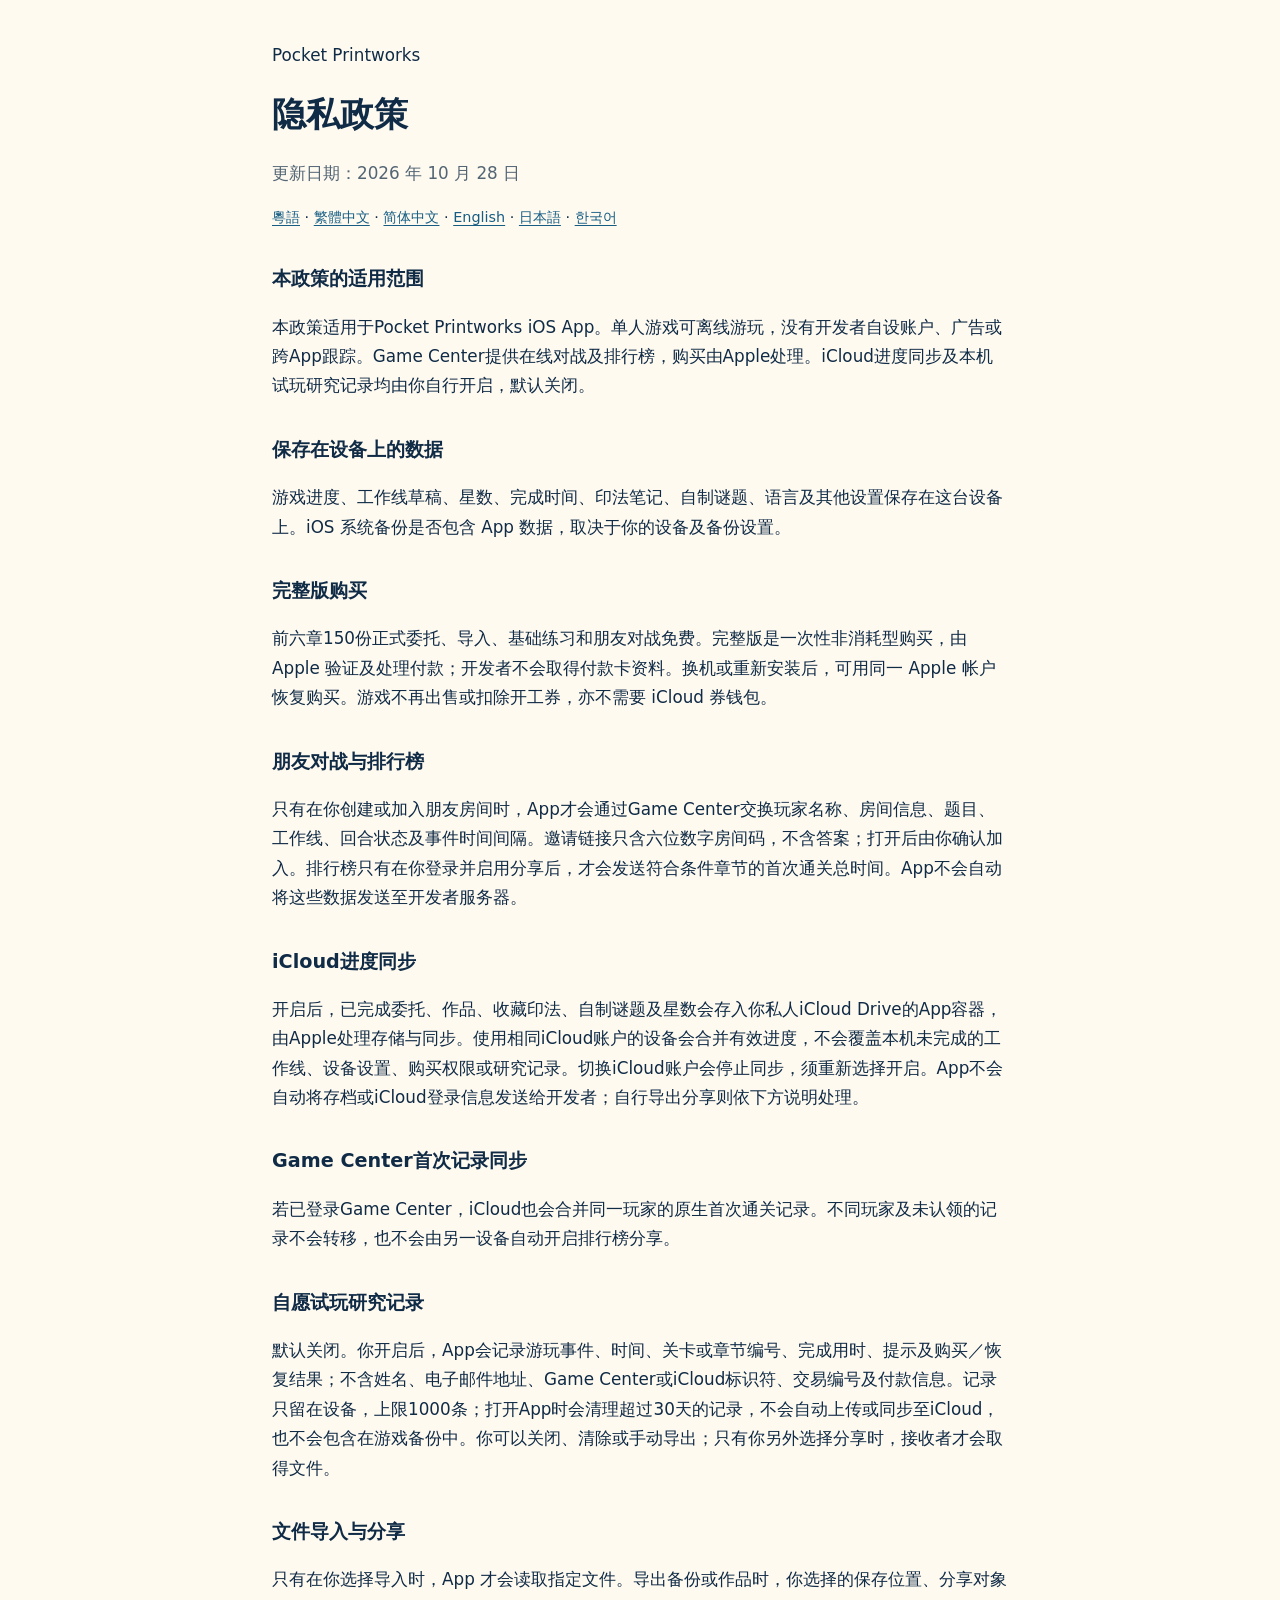
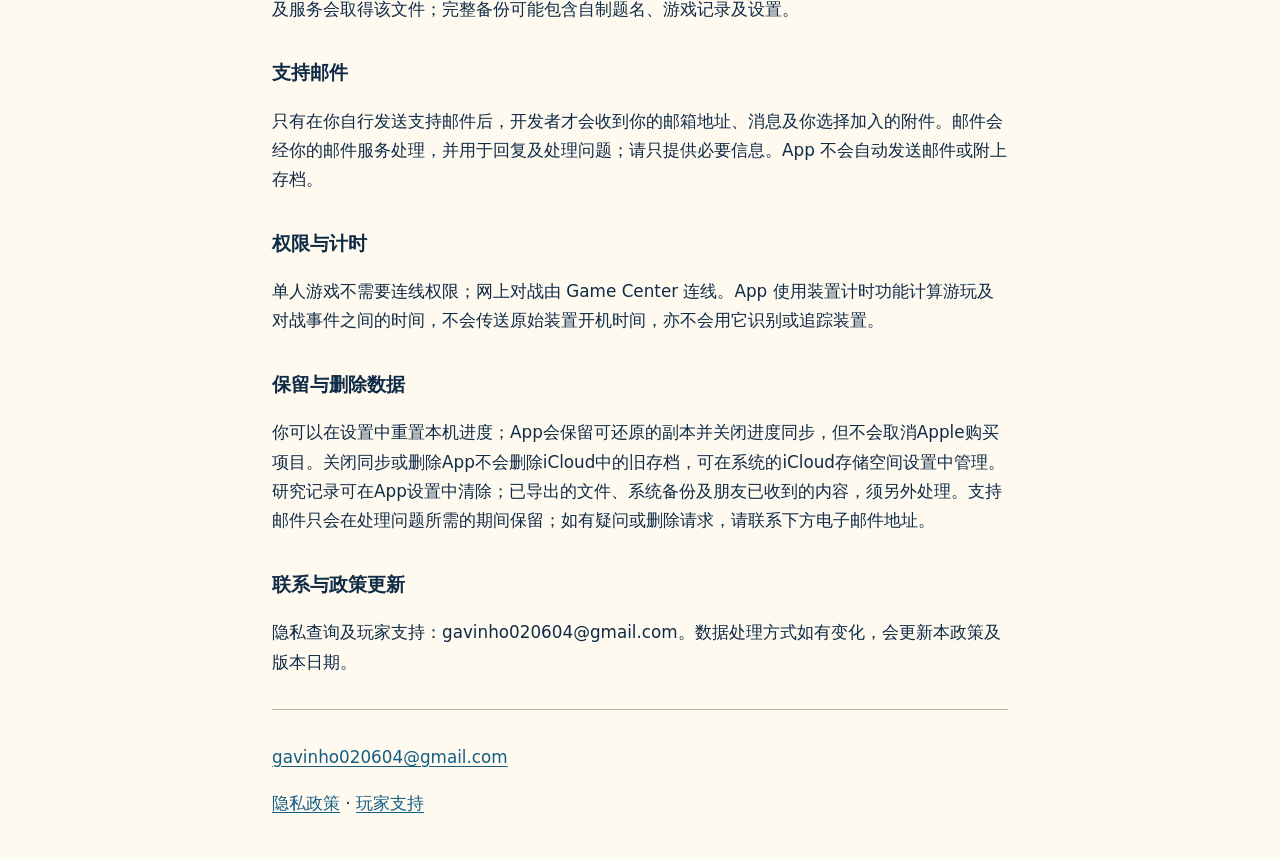
<file: native/privacy-zh-CN.html>
<!doctype html>
<html lang="zh-CN"><head><meta charset="utf-8"><meta name="viewport" content="width=device-width,initial-scale=1"><title>Pocket Printworks — 隐私政策</title>
<style>:root{color-scheme:light dark}body{font:1.05rem/1.75 system-ui,-apple-system,sans-serif;max-width:46rem;margin:auto;padding:1.5rem;background:#fffaf0;color:#102b46}h1{line-height:1.3}h2{font-size:1.2rem;margin-top:2rem}nav{font-size:.9rem}a{color:#155d83;text-underline-offset:.18em}.date{color:#526574}footer{border-top:1px solid #b8b2a5;margin-top:2rem;padding-top:1rem;overflow-wrap:anywhere}@media(prefers-color-scheme:dark){body{background:#10202d;color:#fffaf0}a{color:#9bd7f0}.date{color:#c6c9c8}}@media(prefers-reduced-motion:no-preference){html{scroll-behavior:smooth}}</style></head>
<body><header><p>Pocket Printworks</p><h1>隐私政策</h1><p class="date">更新日期：2026 年 10 月 28 日</p><nav aria-label="Language"><a href="privacy-yue.html" lang="yue">粵語</a> · <a href="privacy-zh-TW.html" lang="zh-TW">繁體中文</a> · <a href="privacy-zh-CN.html" lang="zh-CN">简体中文</a> · <a href="privacy-en.html" lang="en">English</a> · <a href="privacy-ja.html" lang="ja">日本語</a> · <a href="privacy-ko.html" lang="ko">한국어</a></nav></header>
<main>
<section><h2>本政策的适用范围</h2><p>本政策适用于Pocket Printworks iOS App。单人游戏可离线游玩，没有开发者自设账户、广告或跨App跟踪。Game Center提供在线对战及排行榜，购买由Apple处理。iCloud进度同步及本机试玩研究记录均由你自行开启，默认关闭。</p></section>
<section><h2>保存在设备上的数据</h2><p>游戏进度、工作线草稿、星数、完成时间、印法笔记、自制谜题、语言及其他设置保存在这台设备上。iOS 系统备份是否包含 App 数据，取决于你的设备及备份设置。</p></section>
<section><h2>完整版购买</h2><p>前六章150份正式委托、导入、基础练习和朋友对战免费。完整版是一次性非消耗型购买，由 Apple 验证及处理付款；开发者不会取得付款卡资料。换机或重新安装后，可用同一 Apple 帐户恢复购买。游戏不再出售或扣除开工券，亦不需要 iCloud 券钱包。</p></section>
<section><h2>朋友对战与排行榜</h2><p>只有在你创建或加入朋友房间时，App才会通过Game Center交换玩家名称、房间信息、题目、工作线、回合状态及事件时间间隔。邀请链接只含六位数字房间码，不含答案；打开后由你确认加入。排行榜只有在你登录并启用分享后，才会发送符合条件章节的首次通关总时间。App不会自动将这些数据发送至开发者服务器。</p></section>
<section><h2>iCloud进度同步</h2><p>开启后，已完成委托、作品、收藏印法、自制谜题及星数会存入你私人iCloud Drive的App容器，由Apple处理存储与同步。使用相同iCloud账户的设备会合并有效进度，不会覆盖本机未完成的工作线、设备设置、购买权限或研究记录。切换iCloud账户会停止同步，须重新选择开启。App不会自动将存档或iCloud登录信息发送给开发者；自行导出分享则依下方说明处理。</p></section>
<section><h2>Game Center首次记录同步</h2><p>若已登录Game Center，iCloud也会合并同一玩家的原生首次通关记录。不同玩家及未认领的记录不会转移，也不会由另一设备自动开启排行榜分享。</p></section>
<section><h2>自愿试玩研究记录</h2><p>默认关闭。你开启后，App会记录游玩事件、时间、关卡或章节编号、完成用时、提示及购买／恢复结果；不含姓名、电子邮件地址、Game Center或iCloud标识符、交易编号及付款信息。记录只留在设备，上限1000条；打开App时会清理超过30天的记录，不会自动上传或同步至iCloud，也不会包含在游戏备份中。你可以关闭、清除或手动导出；只有你另外选择分享时，接收者才会取得文件。</p></section>
<section><h2>文件导入与分享</h2><p>只有在你选择导入时，App 才会读取指定文件。导出备份或作品时，你选择的保存位置、分享对象及服务会取得该文件；完整备份可能包含自制题名、游戏记录及设置。</p></section>
<section><h2>支持邮件</h2><p>只有在你自行发送支持邮件后，开发者才会收到你的邮箱地址、消息及你选择加入的附件。邮件会经你的邮件服务处理，并用于回复及处理问题；请只提供必要信息。App 不会自动发送邮件或附上存档。</p></section>
<section><h2>权限与计时</h2><p>单人游戏不需要连线权限；网上对战由 Game Center 连线。App 使用装置计时功能计算游玩及对战事件之间的时间，不会传送原始装置开机时间，亦不会用它识别或追踪装置。</p></section>
<section><h2>保留与删除数据</h2><p>你可以在设置中重置本机进度；App会保留可还原的副本并关闭进度同步，但不会取消Apple购买项目。关闭同步或删除App不会删除iCloud中的旧存档，可在系统的iCloud存储空间设置中管理。研究记录可在App设置中清除；已导出的文件、系统备份及朋友已收到的内容，须另外处理。支持邮件只会在处理问题所需的期间保留；如有疑问或删除请求，请联系下方电子邮件地址。</p></section>
<section><h2>联系与政策更新</h2><p>隐私查询及玩家支持：gavinho020604@gmail.com。数据处理方式如有变化，会更新本政策及版本日期。</p></section>
</main><footer><p><a href="mailto:gavinho020604@gmail.com">gavinho020604@gmail.com</a></p><p><a href="privacy-zh-CN.html">隐私政策</a> · <a href="support-zh-CN.html">玩家支持</a></p></footer></body></html>
</file>
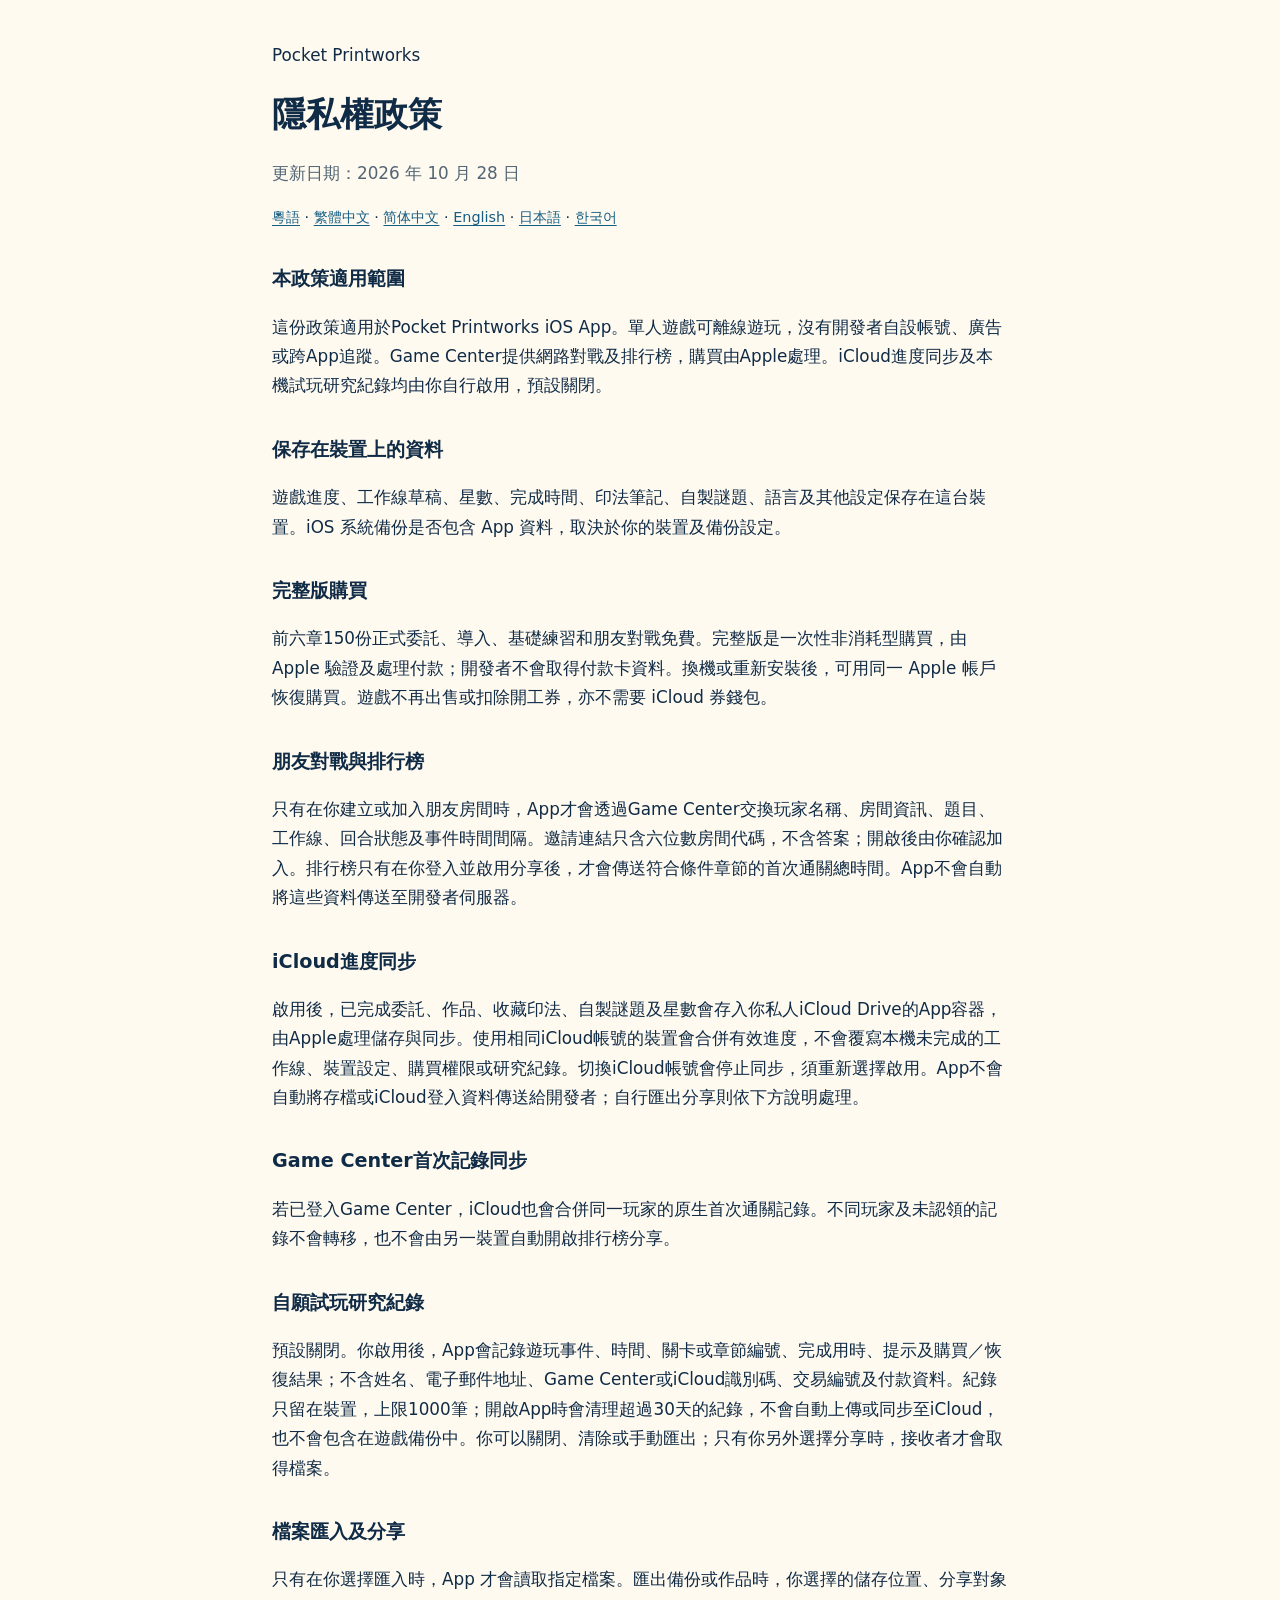
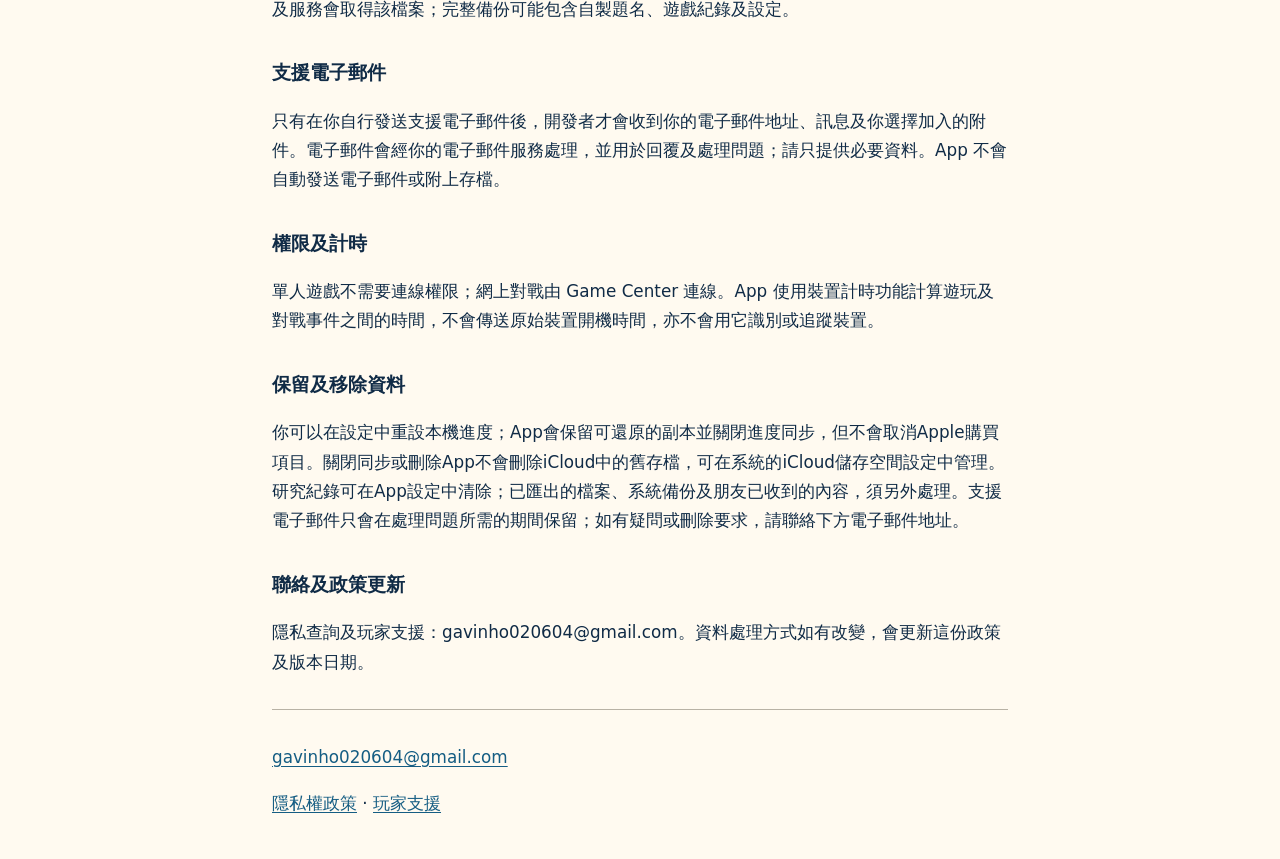
<file: native/privacy-zh-TW.html>
<!doctype html>
<html lang="zh-TW"><head><meta charset="utf-8"><meta name="viewport" content="width=device-width,initial-scale=1"><title>Pocket Printworks — 隱私權政策</title>
<style>:root{color-scheme:light dark}body{font:1.05rem/1.75 system-ui,-apple-system,sans-serif;max-width:46rem;margin:auto;padding:1.5rem;background:#fffaf0;color:#102b46}h1{line-height:1.3}h2{font-size:1.2rem;margin-top:2rem}nav{font-size:.9rem}a{color:#155d83;text-underline-offset:.18em}.date{color:#526574}footer{border-top:1px solid #b8b2a5;margin-top:2rem;padding-top:1rem;overflow-wrap:anywhere}@media(prefers-color-scheme:dark){body{background:#10202d;color:#fffaf0}a{color:#9bd7f0}.date{color:#c6c9c8}}@media(prefers-reduced-motion:no-preference){html{scroll-behavior:smooth}}</style></head>
<body><header><p>Pocket Printworks</p><h1>隱私權政策</h1><p class="date">更新日期：2026 年 10 月 28 日</p><nav aria-label="Language"><a href="privacy-yue.html" lang="yue">粵語</a> · <a href="privacy-zh-TW.html" lang="zh-TW">繁體中文</a> · <a href="privacy-zh-CN.html" lang="zh-CN">简体中文</a> · <a href="privacy-en.html" lang="en">English</a> · <a href="privacy-ja.html" lang="ja">日本語</a> · <a href="privacy-ko.html" lang="ko">한국어</a></nav></header>
<main>
<section><h2>本政策適用範圍</h2><p>這份政策適用於Pocket Printworks iOS App。單人遊戲可離線遊玩，沒有開發者自設帳號、廣告或跨App追蹤。Game Center提供網路對戰及排行榜，購買由Apple處理。iCloud進度同步及本機試玩研究紀錄均由你自行啟用，預設關閉。</p></section>
<section><h2>保存在裝置上的資料</h2><p>遊戲進度、工作線草稿、星數、完成時間、印法筆記、自製謎題、語言及其他設定保存在這台裝置。iOS 系統備份是否包含 App 資料，取決於你的裝置及備份設定。</p></section>
<section><h2>完整版購買</h2><p>前六章150份正式委託、導入、基礎練習和朋友對戰免費。完整版是一次性非消耗型購買，由 Apple 驗證及處理付款；開發者不會取得付款卡資料。換機或重新安裝後，可用同一 Apple 帳戶恢復購買。遊戲不再出售或扣除開工券，亦不需要 iCloud 券錢包。</p></section>
<section><h2>朋友對戰與排行榜</h2><p>只有在你建立或加入朋友房間時，App才會透過Game Center交換玩家名稱、房間資訊、題目、工作線、回合狀態及事件時間間隔。邀請連結只含六位數房間代碼，不含答案；開啟後由你確認加入。排行榜只有在你登入並啟用分享後，才會傳送符合條件章節的首次通關總時間。App不會自動將這些資料傳送至開發者伺服器。</p></section>
<section><h2>iCloud進度同步</h2><p>啟用後，已完成委託、作品、收藏印法、自製謎題及星數會存入你私人iCloud Drive的App容器，由Apple處理儲存與同步。使用相同iCloud帳號的裝置會合併有效進度，不會覆寫本機未完成的工作線、裝置設定、購買權限或研究紀錄。切換iCloud帳號會停止同步，須重新選擇啟用。App不會自動將存檔或iCloud登入資料傳送給開發者；自行匯出分享則依下方說明處理。</p></section>
<section><h2>Game Center首次記錄同步</h2><p>若已登入Game Center，iCloud也會合併同一玩家的原生首次通關記錄。不同玩家及未認領的記錄不會轉移，也不會由另一裝置自動開啟排行榜分享。</p></section>
<section><h2>自願試玩研究紀錄</h2><p>預設關閉。你啟用後，App會記錄遊玩事件、時間、關卡或章節編號、完成用時、提示及購買／恢復結果；不含姓名、電子郵件地址、Game Center或iCloud識別碼、交易編號及付款資料。紀錄只留在裝置，上限1000筆；開啟App時會清理超過30天的紀錄，不會自動上傳或同步至iCloud，也不會包含在遊戲備份中。你可以關閉、清除或手動匯出；只有你另外選擇分享時，接收者才會取得檔案。</p></section>
<section><h2>檔案匯入及分享</h2><p>只有在你選擇匯入時，App 才會讀取指定檔案。匯出備份或作品時，你選擇的儲存位置、分享對象及服務會取得該檔案；完整備份可能包含自製題名、遊戲紀錄及設定。</p></section>
<section><h2>支援電子郵件</h2><p>只有在你自行發送支援電子郵件後，開發者才會收到你的電子郵件地址、訊息及你選擇加入的附件。電子郵件會經你的電子郵件服務處理，並用於回覆及處理問題；請只提供必要資料。App 不會自動發送電子郵件或附上存檔。</p></section>
<section><h2>權限及計時</h2><p>單人遊戲不需要連線權限；網上對戰由 Game Center 連線。App 使用裝置計時功能計算遊玩及對戰事件之間的時間，不會傳送原始裝置開機時間，亦不會用它識別或追蹤裝置。</p></section>
<section><h2>保留及移除資料</h2><p>你可以在設定中重設本機進度；App會保留可還原的副本並關閉進度同步，但不會取消Apple購買項目。關閉同步或刪除App不會刪除iCloud中的舊存檔，可在系統的iCloud儲存空間設定中管理。研究紀錄可在App設定中清除；已匯出的檔案、系統備份及朋友已收到的內容，須另外處理。支援電子郵件只會在處理問題所需的期間保留；如有疑問或刪除要求，請聯絡下方電子郵件地址。</p></section>
<section><h2>聯絡及政策更新</h2><p>隱私查詢及玩家支援：gavinho020604@gmail.com。資料處理方式如有改變，會更新這份政策及版本日期。</p></section>
</main><footer><p><a href="mailto:gavinho020604@gmail.com">gavinho020604@gmail.com</a></p><p><a href="privacy-zh-TW.html">隱私權政策</a> · <a href="support-zh-TW.html">玩家支援</a></p></footer></body></html>
</file>
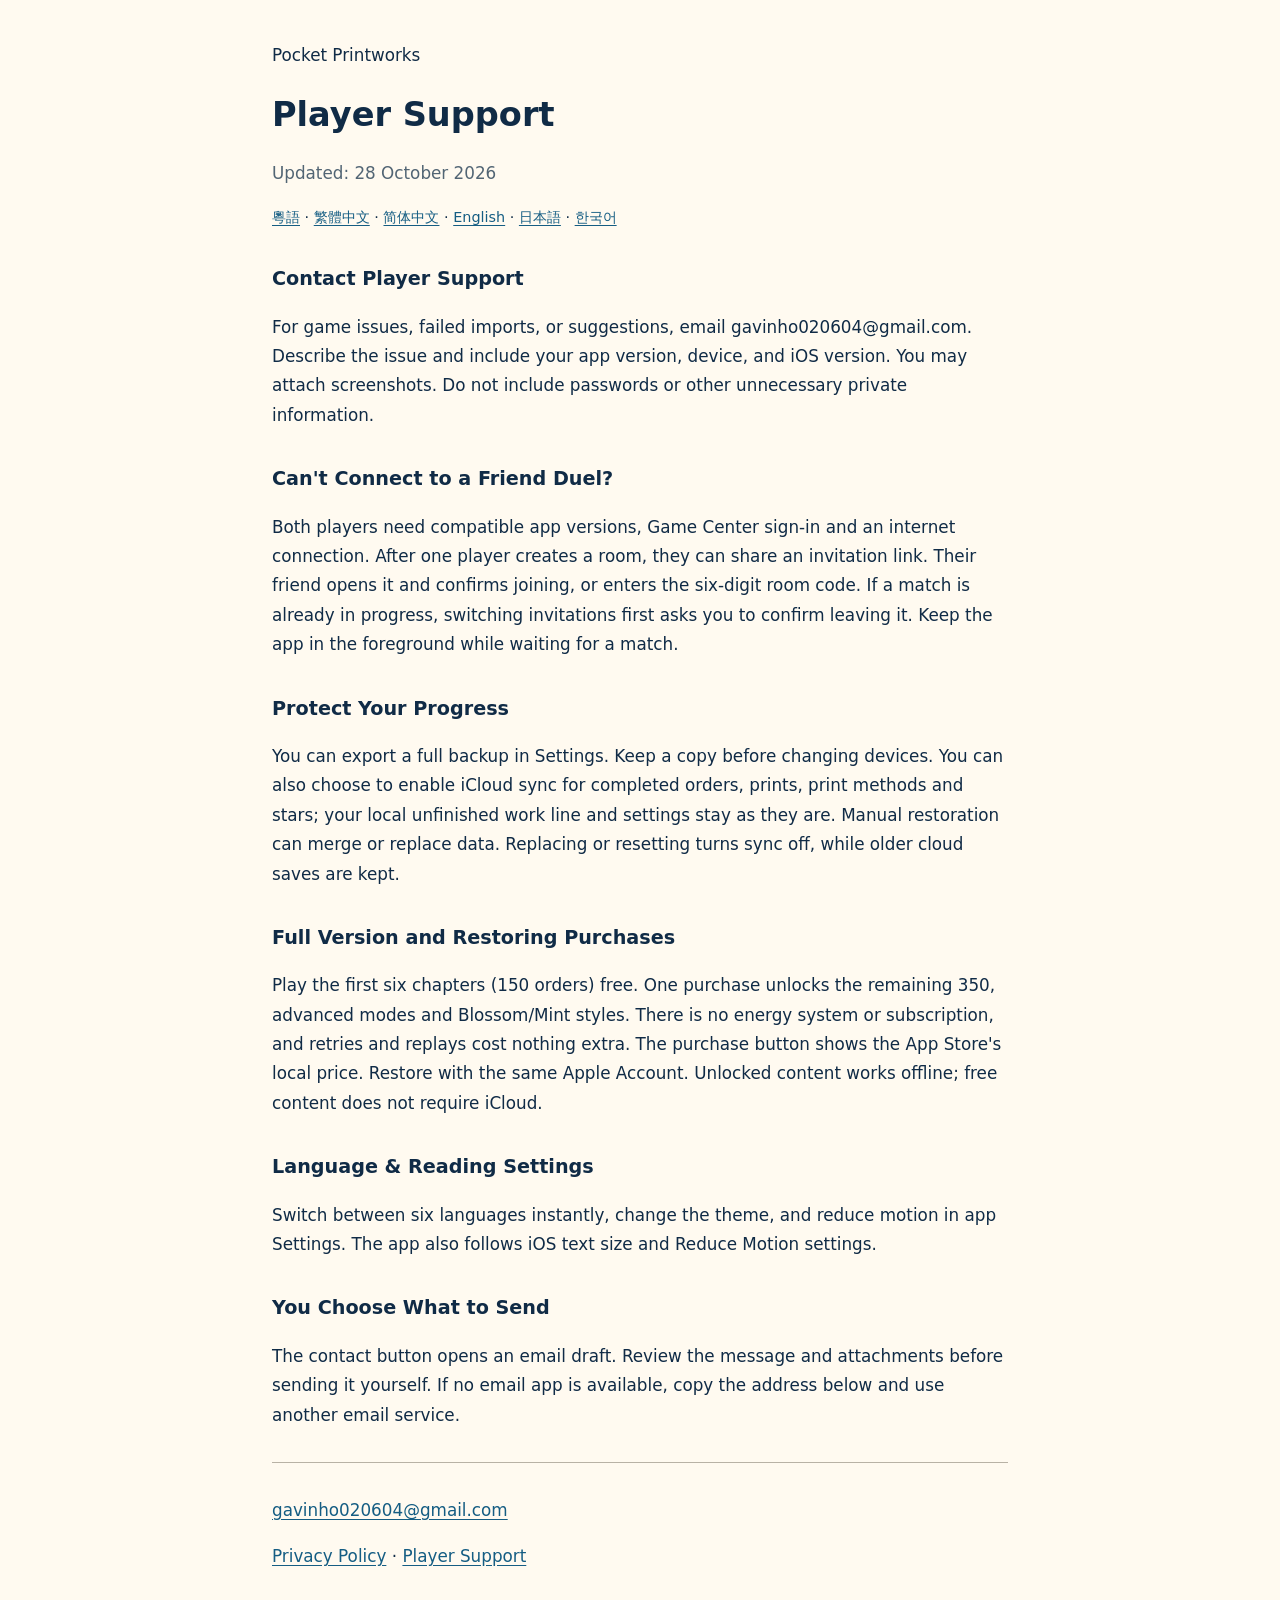
<file: native/support-en.html>
<!doctype html>
<html lang="en"><head><meta charset="utf-8"><meta name="viewport" content="width=device-width,initial-scale=1"><title>Pocket Printworks — Player Support</title>
<style>:root{color-scheme:light dark}body{font:1.05rem/1.75 system-ui,-apple-system,sans-serif;max-width:46rem;margin:auto;padding:1.5rem;background:#fffaf0;color:#102b46}h1{line-height:1.3}h2{font-size:1.2rem;margin-top:2rem}nav{font-size:.9rem}a{color:#155d83;text-underline-offset:.18em}.date{color:#526574}footer{border-top:1px solid #b8b2a5;margin-top:2rem;padding-top:1rem;overflow-wrap:anywhere}@media(prefers-color-scheme:dark){body{background:#10202d;color:#fffaf0}a{color:#9bd7f0}.date{color:#c6c9c8}}@media(prefers-reduced-motion:no-preference){html{scroll-behavior:smooth}}</style></head>
<body><header><p>Pocket Printworks</p><h1>Player Support</h1><p class="date">Updated: 28 October 2026</p><nav aria-label="Language"><a href="support-yue.html" lang="yue">粵語</a> · <a href="support-zh-TW.html" lang="zh-TW">繁體中文</a> · <a href="support-zh-CN.html" lang="zh-CN">简体中文</a> · <a href="support-en.html" lang="en">English</a> · <a href="support-ja.html" lang="ja">日本語</a> · <a href="support-ko.html" lang="ko">한국어</a></nav></header>
<main>
<section><h2>Contact Player Support</h2><p>For game issues, failed imports, or suggestions, email gavinho020604@gmail.com. Describe the issue and include your app version, device, and iOS version. You may attach screenshots. Do not include passwords or other unnecessary private information.</p></section>
<section><h2>Can&#x27;t Connect to a Friend Duel?</h2><p>Both players need compatible app versions, Game Center sign-in and an internet connection. After one player creates a room, they can share an invitation link. Their friend opens it and confirms joining, or enters the six-digit room code. If a match is already in progress, switching invitations first asks you to confirm leaving it. Keep the app in the foreground while waiting for a match.</p></section>
<section><h2>Protect Your Progress</h2><p>You can export a full backup in Settings. Keep a copy before changing devices. You can also choose to enable iCloud sync for completed orders, prints, print methods and stars; your local unfinished work line and settings stay as they are. Manual restoration can merge or replace data. Replacing or resetting turns sync off, while older cloud saves are kept.</p></section>
<section><h2>Full Version and Restoring Purchases</h2><p>Play the first six chapters (150 orders) free. One purchase unlocks the remaining 350, advanced modes and Blossom/Mint styles. There is no energy system or subscription, and retries and replays cost nothing extra. The purchase button shows the App Store&#x27;s local price. Restore with the same Apple Account. Unlocked content works offline; free content does not require iCloud.</p></section>
<section><h2>Language &amp; Reading Settings</h2><p>Switch between six languages instantly, change the theme, and reduce motion in app Settings. The app also follows iOS text size and Reduce Motion settings.</p></section>
<section><h2>You Choose What to Send</h2><p>The contact button opens an email draft. Review the message and attachments before sending it yourself. If no email app is available, copy the address below and use another email service.</p></section>
</main><footer><p><a href="mailto:gavinho020604@gmail.com">gavinho020604@gmail.com</a></p><p><a href="privacy-en.html">Privacy Policy</a> · <a href="support-en.html">Player Support</a></p></footer></body></html>
</file>
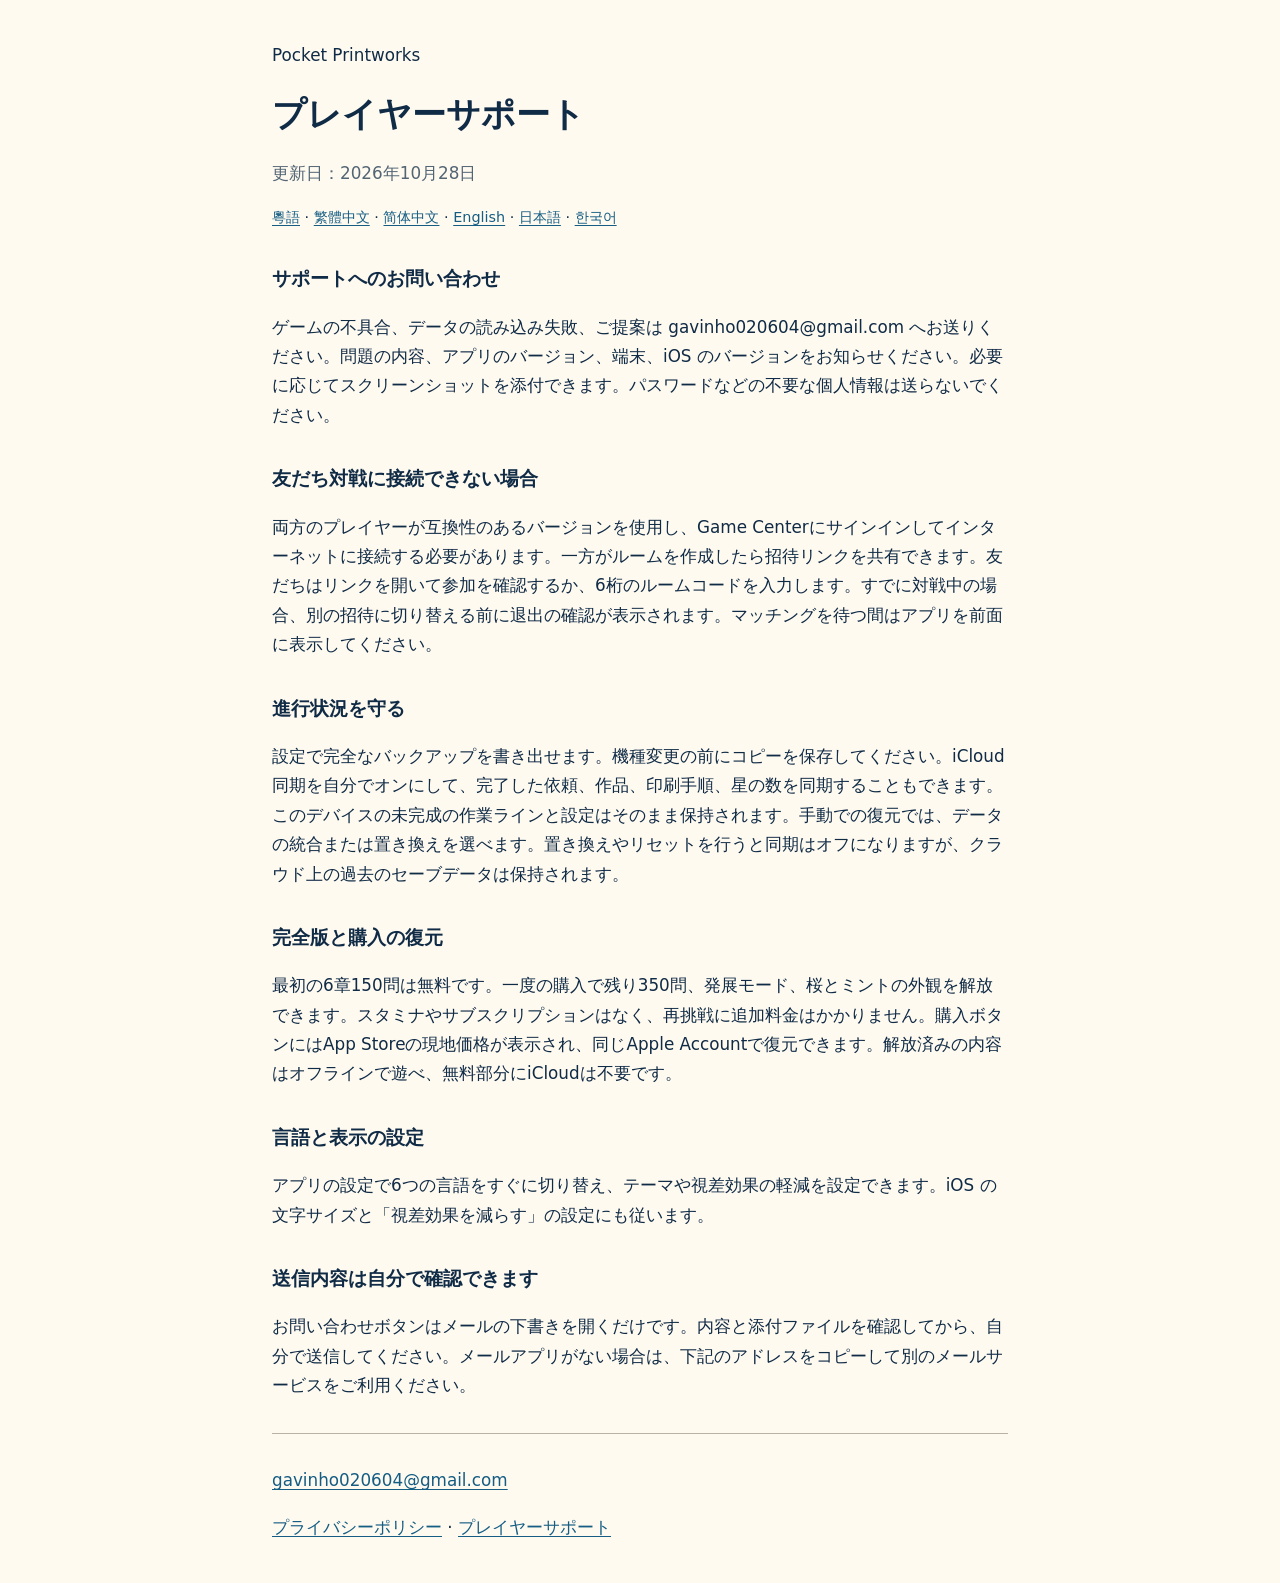
<file: native/support-ja.html>
<!doctype html>
<html lang="ja"><head><meta charset="utf-8"><meta name="viewport" content="width=device-width,initial-scale=1"><title>Pocket Printworks — プレイヤーサポート</title>
<style>:root{color-scheme:light dark}body{font:1.05rem/1.75 system-ui,-apple-system,sans-serif;max-width:46rem;margin:auto;padding:1.5rem;background:#fffaf0;color:#102b46}h1{line-height:1.3}h2{font-size:1.2rem;margin-top:2rem}nav{font-size:.9rem}a{color:#155d83;text-underline-offset:.18em}.date{color:#526574}footer{border-top:1px solid #b8b2a5;margin-top:2rem;padding-top:1rem;overflow-wrap:anywhere}@media(prefers-color-scheme:dark){body{background:#10202d;color:#fffaf0}a{color:#9bd7f0}.date{color:#c6c9c8}}@media(prefers-reduced-motion:no-preference){html{scroll-behavior:smooth}}</style></head>
<body><header><p>Pocket Printworks</p><h1>プレイヤーサポート</h1><p class="date">更新日：2026年10月28日</p><nav aria-label="Language"><a href="support-yue.html" lang="yue">粵語</a> · <a href="support-zh-TW.html" lang="zh-TW">繁體中文</a> · <a href="support-zh-CN.html" lang="zh-CN">简体中文</a> · <a href="support-en.html" lang="en">English</a> · <a href="support-ja.html" lang="ja">日本語</a> · <a href="support-ko.html" lang="ko">한국어</a></nav></header>
<main>
<section><h2>サポートへのお問い合わせ</h2><p>ゲームの不具合、データの読み込み失敗、ご提案は gavinho020604@gmail.com へお送りください。問題の内容、アプリのバージョン、端末、iOS のバージョンをお知らせください。必要に応じてスクリーンショットを添付できます。パスワードなどの不要な個人情報は送らないでください。</p></section>
<section><h2>友だち対戦に接続できない場合</h2><p>両方のプレイヤーが互換性のあるバージョンを使用し、Game Centerにサインインしてインターネットに接続する必要があります。一方がルームを作成したら招待リンクを共有できます。友だちはリンクを開いて参加を確認するか、6桁のルームコードを入力します。すでに対戦中の場合、別の招待に切り替える前に退出の確認が表示されます。マッチングを待つ間はアプリを前面に表示してください。</p></section>
<section><h2>進行状況を守る</h2><p>設定で完全なバックアップを書き出せます。機種変更の前にコピーを保存してください。iCloud同期を自分でオンにして、完了した依頼、作品、印刷手順、星の数を同期することもできます。このデバイスの未完成の作業ラインと設定はそのまま保持されます。手動での復元では、データの統合または置き換えを選べます。置き換えやリセットを行うと同期はオフになりますが、クラウド上の過去のセーブデータは保持されます。</p></section>
<section><h2>完全版と購入の復元</h2><p>最初の6章150問は無料です。一度の購入で残り350問、発展モード、桜とミントの外観を解放できます。スタミナやサブスクリプションはなく、再挑戦に追加料金はかかりません。購入ボタンにはApp Storeの現地価格が表示され、同じApple Accountで復元できます。解放済みの内容はオフラインで遊べ、無料部分にiCloudは不要です。</p></section>
<section><h2>言語と表示の設定</h2><p>アプリの設定で6つの言語をすぐに切り替え、テーマや視差効果の軽減を設定できます。iOS の文字サイズと「視差効果を減らす」の設定にも従います。</p></section>
<section><h2>送信内容は自分で確認できます</h2><p>お問い合わせボタンはメールの下書きを開くだけです。内容と添付ファイルを確認してから、自分で送信してください。メールアプリがない場合は、下記のアドレスをコピーして別のメールサービスをご利用ください。</p></section>
</main><footer><p><a href="mailto:gavinho020604@gmail.com">gavinho020604@gmail.com</a></p><p><a href="privacy-ja.html">プライバシーポリシー</a> · <a href="support-ja.html">プレイヤーサポート</a></p></footer></body></html>
</file>
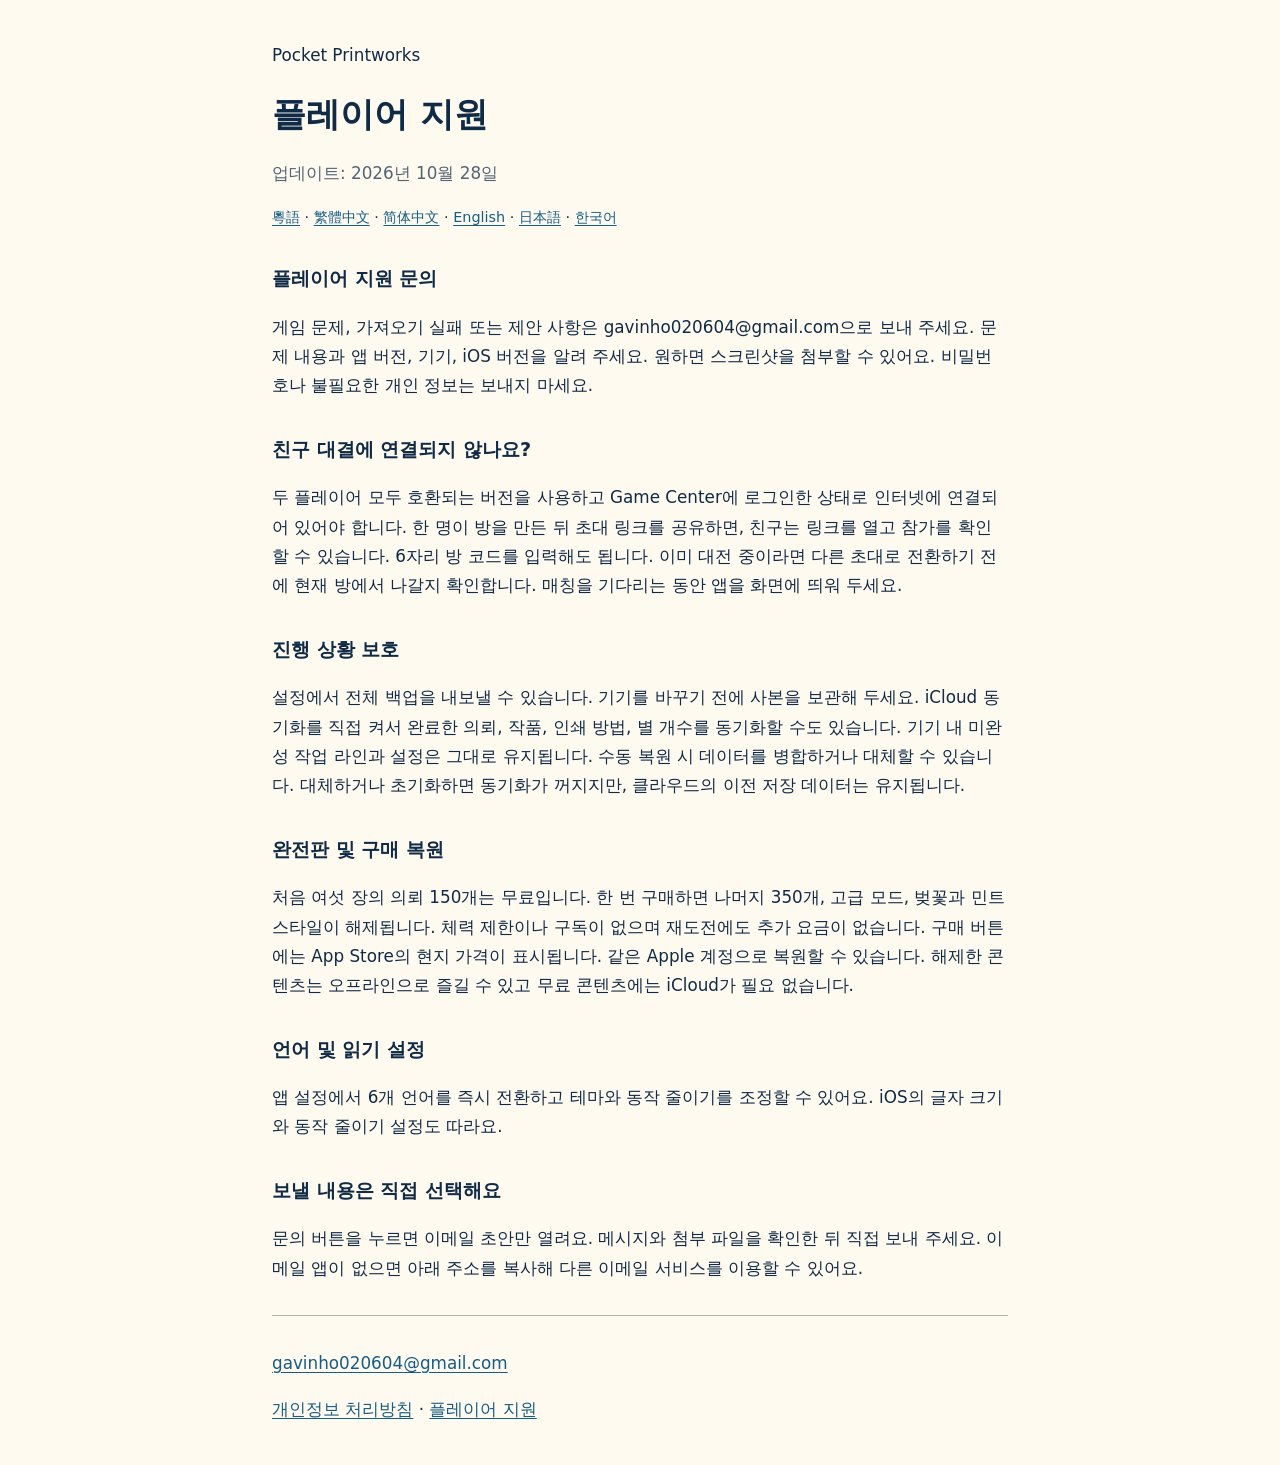
<file: native/support-ko.html>
<!doctype html>
<html lang="ko"><head><meta charset="utf-8"><meta name="viewport" content="width=device-width,initial-scale=1"><title>Pocket Printworks — 플레이어 지원</title>
<style>:root{color-scheme:light dark}body{font:1.05rem/1.75 system-ui,-apple-system,sans-serif;max-width:46rem;margin:auto;padding:1.5rem;background:#fffaf0;color:#102b46}h1{line-height:1.3}h2{font-size:1.2rem;margin-top:2rem}nav{font-size:.9rem}a{color:#155d83;text-underline-offset:.18em}.date{color:#526574}footer{border-top:1px solid #b8b2a5;margin-top:2rem;padding-top:1rem;overflow-wrap:anywhere}@media(prefers-color-scheme:dark){body{background:#10202d;color:#fffaf0}a{color:#9bd7f0}.date{color:#c6c9c8}}@media(prefers-reduced-motion:no-preference){html{scroll-behavior:smooth}}</style></head>
<body><header><p>Pocket Printworks</p><h1>플레이어 지원</h1><p class="date">업데이트: 2026년 10월 28일</p><nav aria-label="Language"><a href="support-yue.html" lang="yue">粵語</a> · <a href="support-zh-TW.html" lang="zh-TW">繁體中文</a> · <a href="support-zh-CN.html" lang="zh-CN">简体中文</a> · <a href="support-en.html" lang="en">English</a> · <a href="support-ja.html" lang="ja">日本語</a> · <a href="support-ko.html" lang="ko">한국어</a></nav></header>
<main>
<section><h2>플레이어 지원 문의</h2><p>게임 문제, 가져오기 실패 또는 제안 사항은 gavinho020604@gmail.com으로 보내 주세요. 문제 내용과 앱 버전, 기기, iOS 버전을 알려 주세요. 원하면 스크린샷을 첨부할 수 있어요. 비밀번호나 불필요한 개인 정보는 보내지 마세요.</p></section>
<section><h2>친구 대결에 연결되지 않나요?</h2><p>두 플레이어 모두 호환되는 버전을 사용하고 Game Center에 로그인한 상태로 인터넷에 연결되어 있어야 합니다. 한 명이 방을 만든 뒤 초대 링크를 공유하면, 친구는 링크를 열고 참가를 확인할 수 있습니다. 6자리 방 코드를 입력해도 됩니다. 이미 대전 중이라면 다른 초대로 전환하기 전에 현재 방에서 나갈지 확인합니다. 매칭을 기다리는 동안 앱을 화면에 띄워 두세요.</p></section>
<section><h2>진행 상황 보호</h2><p>설정에서 전체 백업을 내보낼 수 있습니다. 기기를 바꾸기 전에 사본을 보관해 두세요. iCloud 동기화를 직접 켜서 완료한 의뢰, 작품, 인쇄 방법, 별 개수를 동기화할 수도 있습니다. 기기 내 미완성 작업 라인과 설정은 그대로 유지됩니다. 수동 복원 시 데이터를 병합하거나 대체할 수 있습니다. 대체하거나 초기화하면 동기화가 꺼지지만, 클라우드의 이전 저장 데이터는 유지됩니다.</p></section>
<section><h2>완전판 및 구매 복원</h2><p>처음 여섯 장의 의뢰 150개는 무료입니다. 한 번 구매하면 나머지 350개, 고급 모드, 벚꽃과 민트 스타일이 해제됩니다. 체력 제한이나 구독이 없으며 재도전에도 추가 요금이 없습니다. 구매 버튼에는 App Store의 현지 가격이 표시됩니다. 같은 Apple 계정으로 복원할 수 있습니다. 해제한 콘텐츠는 오프라인으로 즐길 수 있고 무료 콘텐츠에는 iCloud가 필요 없습니다.</p></section>
<section><h2>언어 및 읽기 설정</h2><p>앱 설정에서 6개 언어를 즉시 전환하고 테마와 동작 줄이기를 조정할 수 있어요. iOS의 글자 크기와 동작 줄이기 설정도 따라요.</p></section>
<section><h2>보낼 내용은 직접 선택해요</h2><p>문의 버튼을 누르면 이메일 초안만 열려요. 메시지와 첨부 파일을 확인한 뒤 직접 보내 주세요. 이메일 앱이 없으면 아래 주소를 복사해 다른 이메일 서비스를 이용할 수 있어요.</p></section>
</main><footer><p><a href="mailto:gavinho020604@gmail.com">gavinho020604@gmail.com</a></p><p><a href="privacy-ko.html">개인정보 처리방침</a> · <a href="support-ko.html">플레이어 지원</a></p></footer></body></html>
</file>
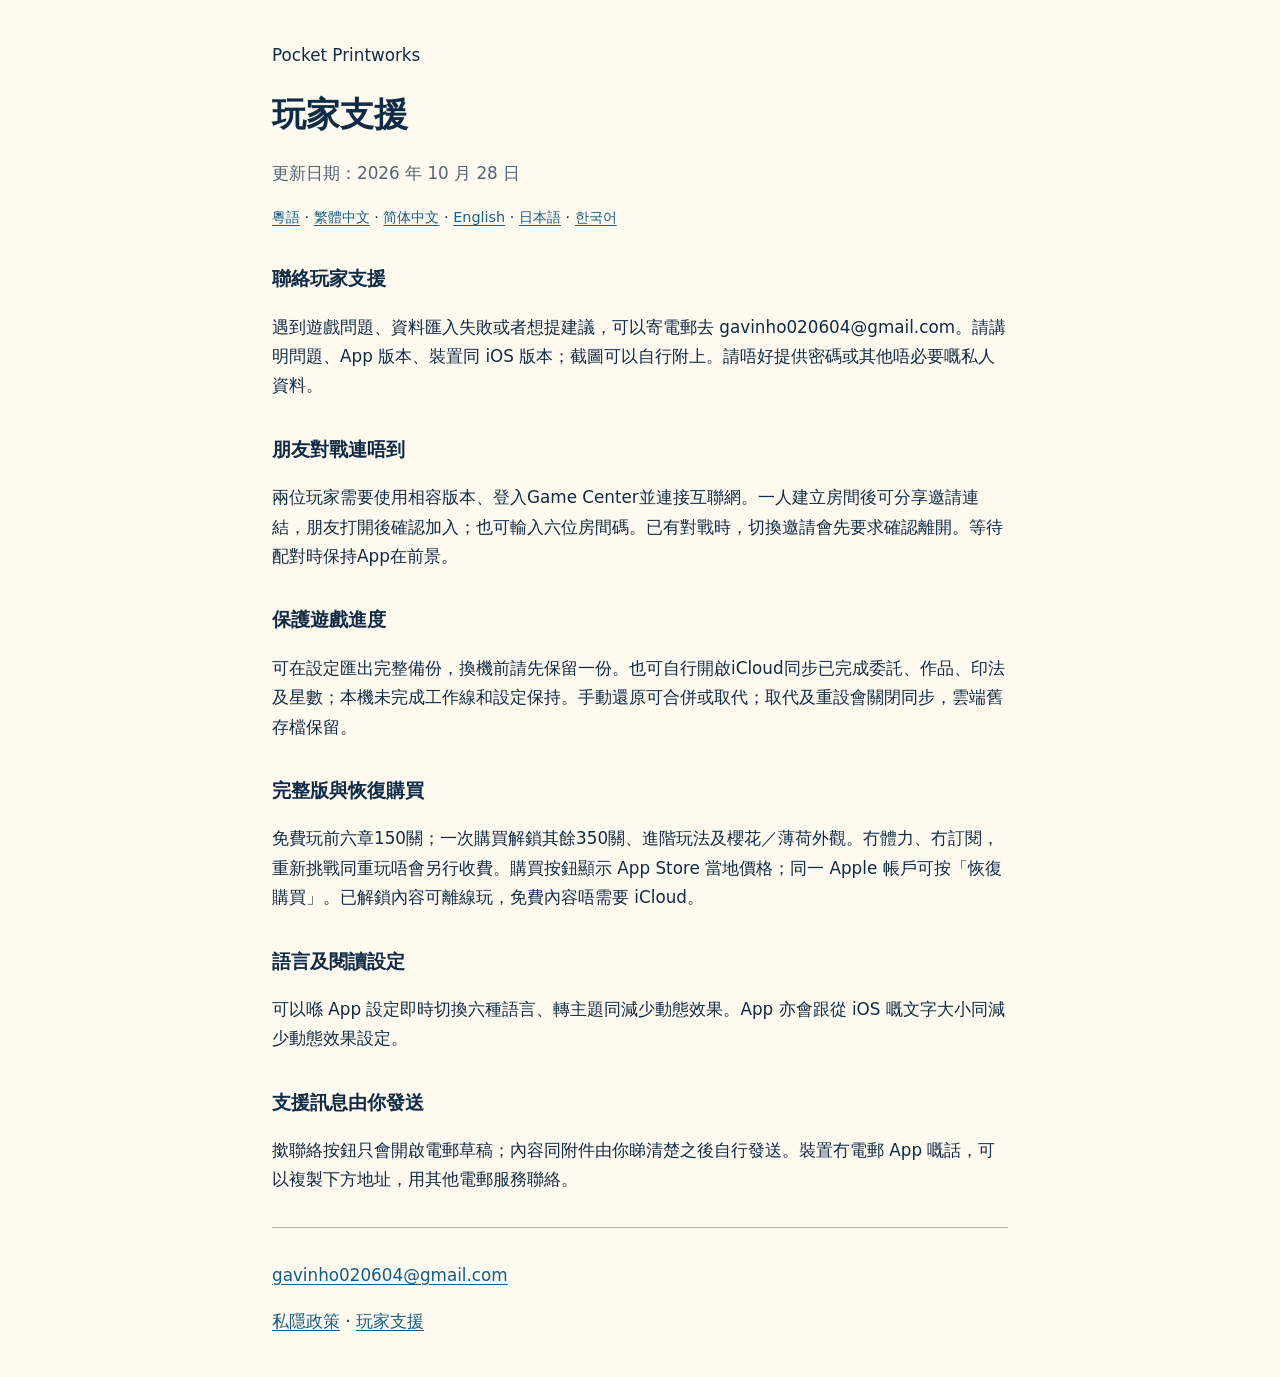
<file: native/support-yue.html>
<!doctype html>
<html lang="yue"><head><meta charset="utf-8"><meta name="viewport" content="width=device-width,initial-scale=1"><title>Pocket Printworks — 玩家支援</title>
<style>:root{color-scheme:light dark}body{font:1.05rem/1.75 system-ui,-apple-system,sans-serif;max-width:46rem;margin:auto;padding:1.5rem;background:#fffaf0;color:#102b46}h1{line-height:1.3}h2{font-size:1.2rem;margin-top:2rem}nav{font-size:.9rem}a{color:#155d83;text-underline-offset:.18em}.date{color:#526574}footer{border-top:1px solid #b8b2a5;margin-top:2rem;padding-top:1rem;overflow-wrap:anywhere}@media(prefers-color-scheme:dark){body{background:#10202d;color:#fffaf0}a{color:#9bd7f0}.date{color:#c6c9c8}}@media(prefers-reduced-motion:no-preference){html{scroll-behavior:smooth}}</style></head>
<body><header><p>Pocket Printworks</p><h1>玩家支援</h1><p class="date">更新日期：2026 年 10 月 28 日</p><nav aria-label="Language"><a href="support-yue.html" lang="yue">粵語</a> · <a href="support-zh-TW.html" lang="zh-TW">繁體中文</a> · <a href="support-zh-CN.html" lang="zh-CN">简体中文</a> · <a href="support-en.html" lang="en">English</a> · <a href="support-ja.html" lang="ja">日本語</a> · <a href="support-ko.html" lang="ko">한국어</a></nav></header>
<main>
<section><h2>聯絡玩家支援</h2><p>遇到遊戲問題、資料匯入失敗或者想提建議，可以寄電郵去 gavinho020604@gmail.com。請講明問題、App 版本、裝置同 iOS 版本；截圖可以自行附上。請唔好提供密碼或其他唔必要嘅私人資料。</p></section>
<section><h2>朋友對戰連唔到</h2><p>兩位玩家需要使用相容版本、登入Game Center並連接互聯網。一人建立房間後可分享邀請連結，朋友打開後確認加入；也可輸入六位房間碼。已有對戰時，切換邀請會先要求確認離開。等待配對時保持App在前景。</p></section>
<section><h2>保護遊戲進度</h2><p>可在設定匯出完整備份，換機前請先保留一份。也可自行開啟iCloud同步已完成委託、作品、印法及星數；本機未完成工作線和設定保持。手動還原可合併或取代；取代及重設會關閉同步，雲端舊存檔保留。</p></section>
<section><h2>完整版與恢復購買</h2><p>免費玩前六章150關；一次購買解鎖其餘350關、進階玩法及櫻花／薄荷外觀。冇體力、冇訂閱，重新挑戰同重玩唔會另行收費。購買按鈕顯示 App Store 當地價格；同一 Apple 帳戶可按「恢復購買」。已解鎖內容可離線玩，免費內容唔需要 iCloud。</p></section>
<section><h2>語言及閱讀設定</h2><p>可以喺 App 設定即時切換六種語言、轉主題同減少動態效果。App 亦會跟從 iOS 嘅文字大小同減少動態效果設定。</p></section>
<section><h2>支援訊息由你發送</h2><p>撳聯絡按鈕只會開啟電郵草稿；內容同附件由你睇清楚之後自行發送。裝置冇電郵 App 嘅話，可以複製下方地址，用其他電郵服務聯絡。</p></section>
</main><footer><p><a href="mailto:gavinho020604@gmail.com">gavinho020604@gmail.com</a></p><p><a href="privacy-yue.html">私隱政策</a> · <a href="support-yue.html">玩家支援</a></p></footer></body></html>
</file>
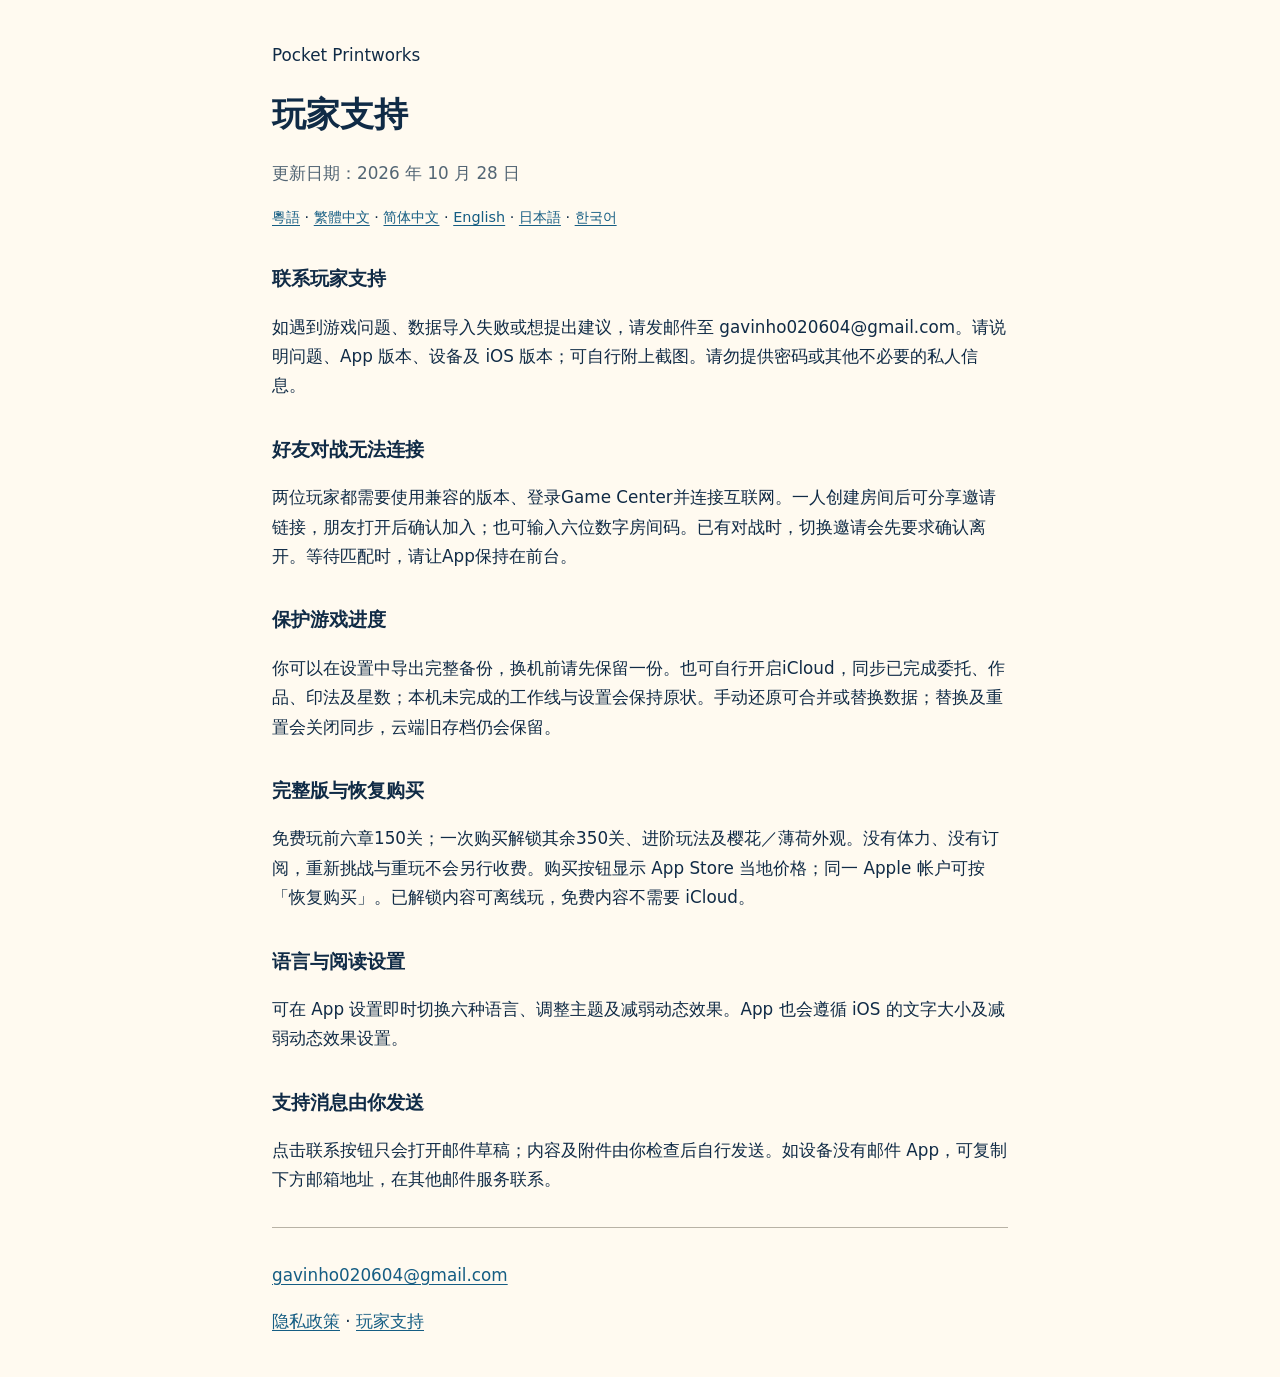
<file: native/support-zh-CN.html>
<!doctype html>
<html lang="zh-CN"><head><meta charset="utf-8"><meta name="viewport" content="width=device-width,initial-scale=1"><title>Pocket Printworks — 玩家支持</title>
<style>:root{color-scheme:light dark}body{font:1.05rem/1.75 system-ui,-apple-system,sans-serif;max-width:46rem;margin:auto;padding:1.5rem;background:#fffaf0;color:#102b46}h1{line-height:1.3}h2{font-size:1.2rem;margin-top:2rem}nav{font-size:.9rem}a{color:#155d83;text-underline-offset:.18em}.date{color:#526574}footer{border-top:1px solid #b8b2a5;margin-top:2rem;padding-top:1rem;overflow-wrap:anywhere}@media(prefers-color-scheme:dark){body{background:#10202d;color:#fffaf0}a{color:#9bd7f0}.date{color:#c6c9c8}}@media(prefers-reduced-motion:no-preference){html{scroll-behavior:smooth}}</style></head>
<body><header><p>Pocket Printworks</p><h1>玩家支持</h1><p class="date">更新日期：2026 年 10 月 28 日</p><nav aria-label="Language"><a href="support-yue.html" lang="yue">粵語</a> · <a href="support-zh-TW.html" lang="zh-TW">繁體中文</a> · <a href="support-zh-CN.html" lang="zh-CN">简体中文</a> · <a href="support-en.html" lang="en">English</a> · <a href="support-ja.html" lang="ja">日本語</a> · <a href="support-ko.html" lang="ko">한국어</a></nav></header>
<main>
<section><h2>联系玩家支持</h2><p>如遇到游戏问题、数据导入失败或想提出建议，请发邮件至 gavinho020604@gmail.com。请说明问题、App 版本、设备及 iOS 版本；可自行附上截图。请勿提供密码或其他不必要的私人信息。</p></section>
<section><h2>好友对战无法连接</h2><p>两位玩家都需要使用兼容的版本、登录Game Center并连接互联网。一人创建房间后可分享邀请链接，朋友打开后确认加入；也可输入六位数字房间码。已有对战时，切换邀请会先要求确认离开。等待匹配时，请让App保持在前台。</p></section>
<section><h2>保护游戏进度</h2><p>你可以在设置中导出完整备份，换机前请先保留一份。也可自行开启iCloud，同步已完成委托、作品、印法及星数；本机未完成的工作线与设置会保持原状。手动还原可合并或替换数据；替换及重置会关闭同步，云端旧存档仍会保留。</p></section>
<section><h2>完整版与恢复购买</h2><p>免费玩前六章150关；一次购买解锁其余350关、进阶玩法及樱花／薄荷外观。没有体力、没有订阅，重新挑战与重玩不会另行收费。购买按钮显示 App Store 当地价格；同一 Apple 帐户可按「恢复购买」。已解锁内容可离线玩，免费内容不需要 iCloud。</p></section>
<section><h2>语言与阅读设置</h2><p>可在 App 设置即时切换六种语言、调整主题及减弱动态效果。App 也会遵循 iOS 的文字大小及减弱动态效果设置。</p></section>
<section><h2>支持消息由你发送</h2><p>点击联系按钮只会打开邮件草稿；内容及附件由你检查后自行发送。如设备没有邮件 App，可复制下方邮箱地址，在其他邮件服务联系。</p></section>
</main><footer><p><a href="mailto:gavinho020604@gmail.com">gavinho020604@gmail.com</a></p><p><a href="privacy-zh-CN.html">隐私政策</a> · <a href="support-zh-CN.html">玩家支持</a></p></footer></body></html>
</file>
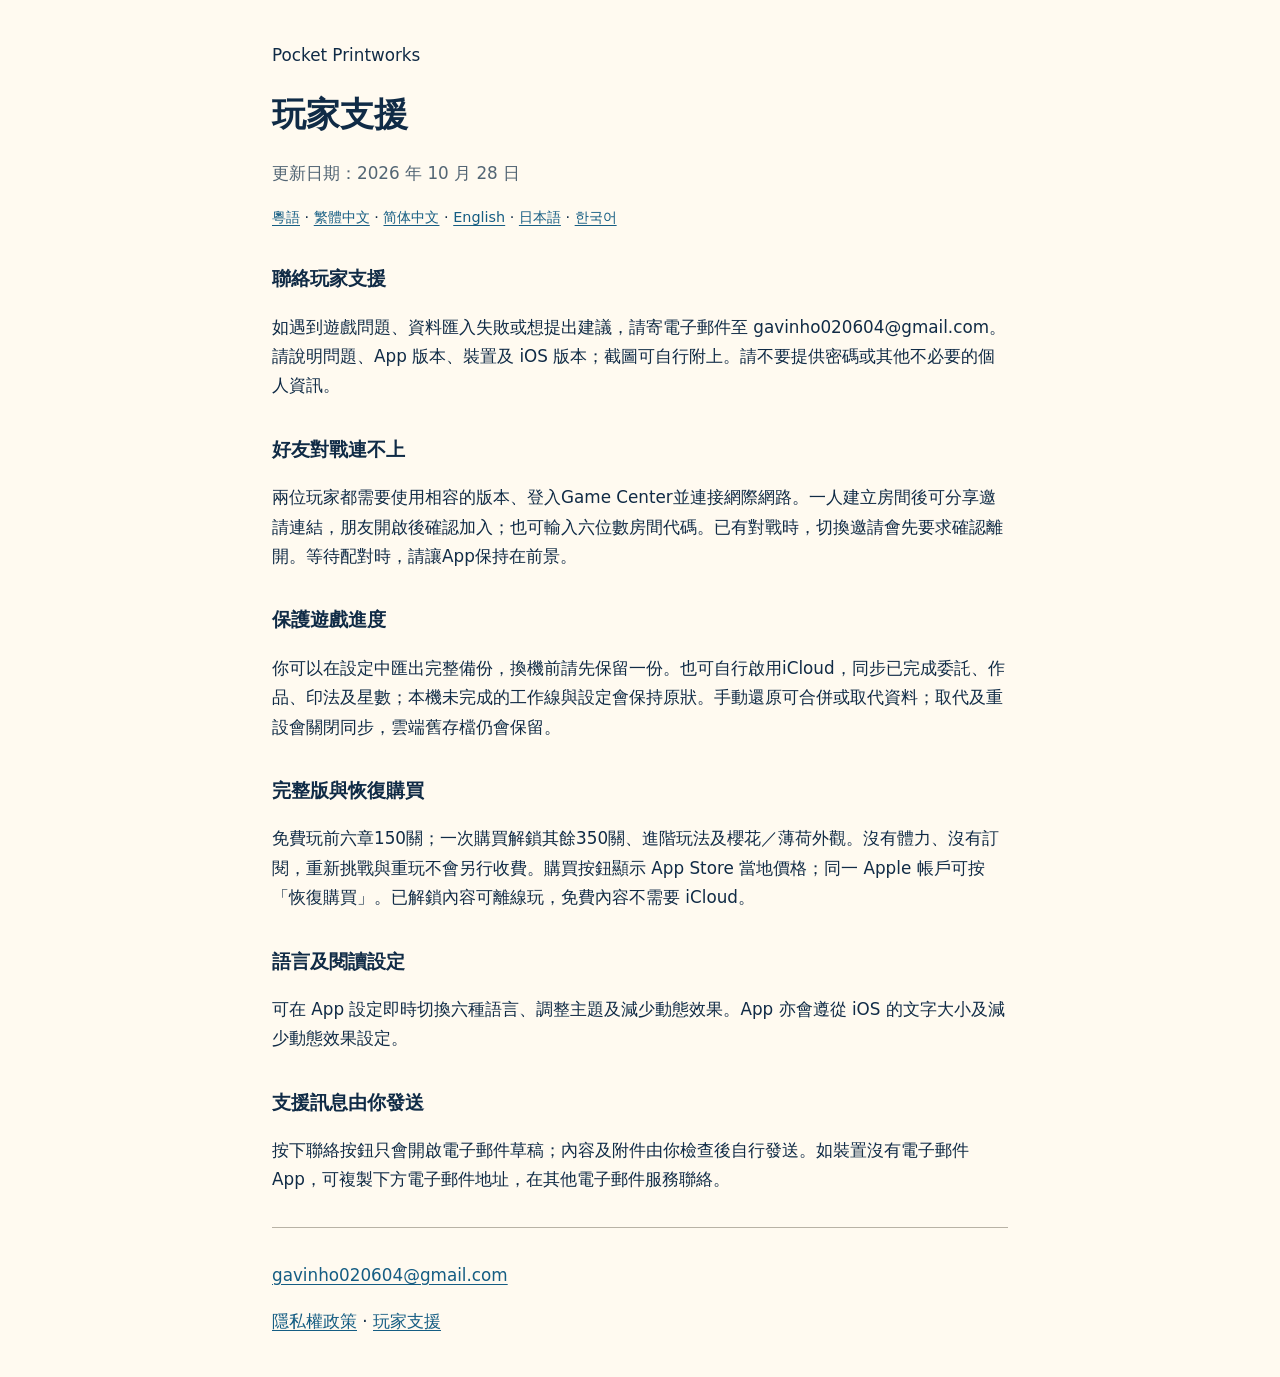
<file: native/support-zh-TW.html>
<!doctype html>
<html lang="zh-TW"><head><meta charset="utf-8"><meta name="viewport" content="width=device-width,initial-scale=1"><title>Pocket Printworks — 玩家支援</title>
<style>:root{color-scheme:light dark}body{font:1.05rem/1.75 system-ui,-apple-system,sans-serif;max-width:46rem;margin:auto;padding:1.5rem;background:#fffaf0;color:#102b46}h1{line-height:1.3}h2{font-size:1.2rem;margin-top:2rem}nav{font-size:.9rem}a{color:#155d83;text-underline-offset:.18em}.date{color:#526574}footer{border-top:1px solid #b8b2a5;margin-top:2rem;padding-top:1rem;overflow-wrap:anywhere}@media(prefers-color-scheme:dark){body{background:#10202d;color:#fffaf0}a{color:#9bd7f0}.date{color:#c6c9c8}}@media(prefers-reduced-motion:no-preference){html{scroll-behavior:smooth}}</style></head>
<body><header><p>Pocket Printworks</p><h1>玩家支援</h1><p class="date">更新日期：2026 年 10 月 28 日</p><nav aria-label="Language"><a href="support-yue.html" lang="yue">粵語</a> · <a href="support-zh-TW.html" lang="zh-TW">繁體中文</a> · <a href="support-zh-CN.html" lang="zh-CN">简体中文</a> · <a href="support-en.html" lang="en">English</a> · <a href="support-ja.html" lang="ja">日本語</a> · <a href="support-ko.html" lang="ko">한국어</a></nav></header>
<main>
<section><h2>聯絡玩家支援</h2><p>如遇到遊戲問題、資料匯入失敗或想提出建議，請寄電子郵件至 gavinho020604@gmail.com。請說明問題、App 版本、裝置及 iOS 版本；截圖可自行附上。請不要提供密碼或其他不必要的個人資訊。</p></section>
<section><h2>好友對戰連不上</h2><p>兩位玩家都需要使用相容的版本、登入Game Center並連接網際網路。一人建立房間後可分享邀請連結，朋友開啟後確認加入；也可輸入六位數房間代碼。已有對戰時，切換邀請會先要求確認離開。等待配對時，請讓App保持在前景。</p></section>
<section><h2>保護遊戲進度</h2><p>你可以在設定中匯出完整備份，換機前請先保留一份。也可自行啟用iCloud，同步已完成委託、作品、印法及星數；本機未完成的工作線與設定會保持原狀。手動還原可合併或取代資料；取代及重設會關閉同步，雲端舊存檔仍會保留。</p></section>
<section><h2>完整版與恢復購買</h2><p>免費玩前六章150關；一次購買解鎖其餘350關、進階玩法及櫻花／薄荷外觀。沒有體力、沒有訂閱，重新挑戰與重玩不會另行收費。購買按鈕顯示 App Store 當地價格；同一 Apple 帳戶可按「恢復購買」。已解鎖內容可離線玩，免費內容不需要 iCloud。</p></section>
<section><h2>語言及閱讀設定</h2><p>可在 App 設定即時切換六種語言、調整主題及減少動態效果。App 亦會遵從 iOS 的文字大小及減少動態效果設定。</p></section>
<section><h2>支援訊息由你發送</h2><p>按下聯絡按鈕只會開啟電子郵件草稿；內容及附件由你檢查後自行發送。如裝置沒有電子郵件 App，可複製下方電子郵件地址，在其他電子郵件服務聯絡。</p></section>
</main><footer><p><a href="mailto:gavinho020604@gmail.com">gavinho020604@gmail.com</a></p><p><a href="privacy-zh-TW.html">隱私權政策</a> · <a href="support-zh-TW.html">玩家支援</a></p></footer></body></html>
</file>
<file: styles.css>
:root {
  color-scheme: light;
  --paper: #ffffff;
  --ink: #20334f;
  --vermilion: #b4392e;
  --muted: #53627a;
  --rule: #d3d9e0;
  --pale: #f3f5f7;
}
* { box-sizing: border-box; }
html { scroll-padding-top: 24px; }
body { margin: 0; background: var(--paper); color: var(--ink); font: 17px/1.7 "PingFang TC", "Microsoft JhengHei", system-ui, sans-serif; }
a { color: var(--vermilion); text-underline-offset: .2em; }
a:hover { text-decoration-thickness: 2px; }
:focus-visible { outline: 3px solid var(--vermilion); outline-offset: 5px; }
[hidden] { display: none !important; }
p { margin: 0 0 16px; }
h1, h2, h3 { margin: 0; line-height: 1.4; }
h2 { font-size: clamp(25px, 3.4vw, 34px); }
h3 { font-size: 20px; }
.skip-link { position: absolute; top: -120px; left: 16px; z-index: 10; padding: 12px 18px; background: var(--ink); color: #fff; }
.skip-link:focus { top: 12px; }
.site-header, main, .site-footer { width: min(1120px, calc(100% - 64px)); margin-inline: auto; }
.site-header { display: flex; align-items: center; justify-content: space-between; gap: 24px; padding: 24px 0; border-bottom: 1px solid var(--rule); }
.brand { color: var(--ink); font: 700 24px/1.3 Georgia, "Times New Roman", serif; text-decoration: none; }
.site-header nav { display: flex; flex-wrap: wrap; gap: 12px 24px; font-size: 15px; }
.site-header nav a { color: var(--ink); padding: 8px 0; }
.section { padding: 64px 0; border-bottom: 1px solid var(--rule); }
.hero { display: grid; grid-template-columns: 1.12fr 1fr; gap: 60px; padding-top: 56px; }
.hero h1 { margin-bottom: 24px; font: 700 clamp(48px, 7.7vw, 90px)/.98 Georgia, "Times New Roman", serif; letter-spacing: -.045em; }
.hero-line { margin-bottom: 4px; font-size: clamp(23px, 2.7vw, 30px); font-weight: 650; }
.hero-line-zh { margin-bottom: 24px; font-size: 22px; }
.intro { max-width: 30em; }
.translation { color: var(--muted); font-size: 16px; }
.hero-actions { display: flex; align-items: center; flex-wrap: wrap; gap: 18px; margin-top: 28px; }
.button { display: inline-flex; flex-direction: column; justify-content: center; align-items: flex-start; min-height: 56px; padding: 12px 22px; border: 1px solid var(--vermilion); border-radius: 4px; background: var(--vermilion); color: #fff; font-weight: 650; line-height: 1.5; text-decoration: none; }
.button span + span { font-size: 15px; font-weight: 450; }
.button:hover { background: #982d25; text-decoration: none; }
.button.disabled { border-color: var(--rule); background: var(--pale); color: var(--muted); cursor: default; }
.button.outline { color: var(--vermilion); background: transparent; }
.button.outline:hover { background: #fff6f4; }
.text-link { display: flex; flex-direction: column; font-size: 16px; }
.text-link span { font-size: 14px; }
.release-status, .release-note { margin: 16px 0 0; color: var(--muted); font-size: 14px; }
.release-status span, .release-note span, .price-note span { display: block; }
.release-note { margin-top: 8px; }
.edition { align-self: start; margin-top: 8px; padding: 4px 0 0 24px; border-left: 5px solid var(--vermilion); }
.edition h2 { margin-bottom: 12px; font-size: 22px; }
.edition h2 span { display: block; color: var(--muted); font-size: 17px; font-weight: 450; }
.edition-count { font-size: 27px; font-weight: 700; line-height: 1.5; }
.edition-full { margin-top: 24px; padding-top: 24px; border-top: 1px solid var(--rule); }
.price { margin-bottom: 12px; font-size: 28px; font-weight: 700; }
.price > span { margin-left: 10px; font-size: 17px; font-weight: 450; }
.price-note { color: var(--muted); font-size: 13px; }
.no-extras { margin: 20px 0 0; padding-top: 20px; border-top: 1px solid var(--rule); font-weight: 650; }
.no-extras span { display: block; font-size: 15px; font-weight: 450; }
.section-heading { margin-bottom: 32px; }
.section-heading p { margin: 8px 0 0; color: var(--muted); font: 400 22px/1.4 Georgia, "Times New Roman", serif; }
.steps { display: grid; grid-template-columns: repeat(3, minmax(0, 1fr)); gap: 36px; padding: 0; margin: 0; list-style: none; counter-reset: printing; }
.steps li { counter-increment: printing; }
.steps li::before { content: counter(printing); display: block; margin-bottom: 16px; color: var(--vermilion); font: 400 36px/1 Georgia, "Times New Roman", serif; }
.steps h3 { margin-bottom: 14px; }
.steps h3 span { display: block; color: var(--muted); font-size: 16px; font-weight: 450; }
.steps p:last-child { margin-bottom: 0; }
.screens-grid { display: grid; grid-template-columns: repeat(3, minmax(0, 1fr)); gap: 36px 28px; }
.screen-card { min-width: 0; }
.screen-card h3 { margin-top: 14px; font-size: 19px; }
.screen-card > p { margin: 4px 0 0; color: var(--muted); font-size: 15px; }
.image-frame { display: block; overflow: hidden; border: 1px solid var(--rule); border-radius: 8px; background: var(--pale); }
.image-frame img { display: block; width: 100%; height: auto; }
.media-note { margin-bottom: 24px; color: var(--muted); font-size: 15px; }
.media-note span { display: block; }
.preview video { display: block; width: 100%; max-height: 720px; background: var(--ink); }
.faq-list { max-width: 860px; }
details { padding: 20px 0; border-top: 1px solid var(--rule); }
details:last-child { border-bottom: 1px solid var(--rule); }
summary { padding-right: 12px; font-size: 19px; font-weight: 650; cursor: pointer; }
summary > span { display: block; margin: 4px 0 0 20px; color: var(--muted); font-size: 16px; font-weight: 450; }
details > div { padding-top: 20px; }
details p:last-child { margin-bottom: 0; }
.feedback { display: grid; grid-template-columns: 1fr 1.25fr; gap: 56px; }
.feedback h2 { margin-bottom: 8px; }
.feedback > div:first-child > p { color: var(--muted); font: 400 22px/1.4 Georgia, "Times New Roman", serif; }
.feedback .button { margin-top: 8px; }
.feedback .button span { display: block; font-size: 15px; font-weight: 450; }
.language-links { display: grid; grid-template-columns: repeat(2, minmax(0, 1fr)); gap: 0 40px; padding: 0; margin: 24px 0 0; list-style: none; }
.language-links li { display: flex; align-items: baseline; flex-wrap: wrap; gap: 6px 18px; padding: 18px 0; border-top: 1px solid var(--rule); }
.language-links strong { flex-basis: 100%; font-size: 17px; }
.language-links a { padding: 5px 0; font-size: 15px; }
.site-footer { padding: 32px 0; color: var(--muted); font-size: 14px; }
.site-footer p { margin-bottom: 6px; }
.site-footer p:first-child { color: var(--ink); font: 700 20px/1.3 Georgia, "Times New Roman", serif; }
@media (max-width: 900px) {
  .hero { gap: 36px; grid-template-columns: 1fr 1fr; }
  .site-header, main, .site-footer { width: calc(100% - 48px); }
  .steps { gap: 24px; }
  .feedback { gap: 32px; }
}
@media (max-width: 700px) {
  .site-header { align-items: flex-start; flex-direction: column; gap: 12px; padding: 20px 0 14px; }
  .site-header nav { gap: 8px 22px; }
  .section { padding: 40px 0; }
  .hero, .feedback { grid-template-columns: 1fr; gap: 32px; }
  .hero h1 { font-size: clamp(54px, 15vw, 82px); }
  .edition { margin-top: 0; padding-left: 20px; }
  .steps { grid-template-columns: 1fr; gap: 28px; }
  .steps li { padding-left: 48px; position: relative; }
  .steps li::before { position: absolute; left: 0; top: 2px; }
  .screens-grid { grid-template-columns: repeat(2, minmax(0, 1fr)); gap: 28px 20px; }
  .language-links { gap: 0 24px; }
}
@media (max-width: 440px) {
  .site-header, main, .site-footer { width: calc(100% - 40px); }
  .hero h1 { font-size: clamp(48px, 14vw, 58px); }
  .hero-line { font-size: 24px; }
  .hero-line-zh { font-size: 20px; }
  .screens-grid, .language-links { grid-template-columns: 1fr; }
  .screen-card { max-width: 340px; width: 100%; margin-inline: auto; }
  .hero-actions { align-items: flex-start; }
}
</file>
